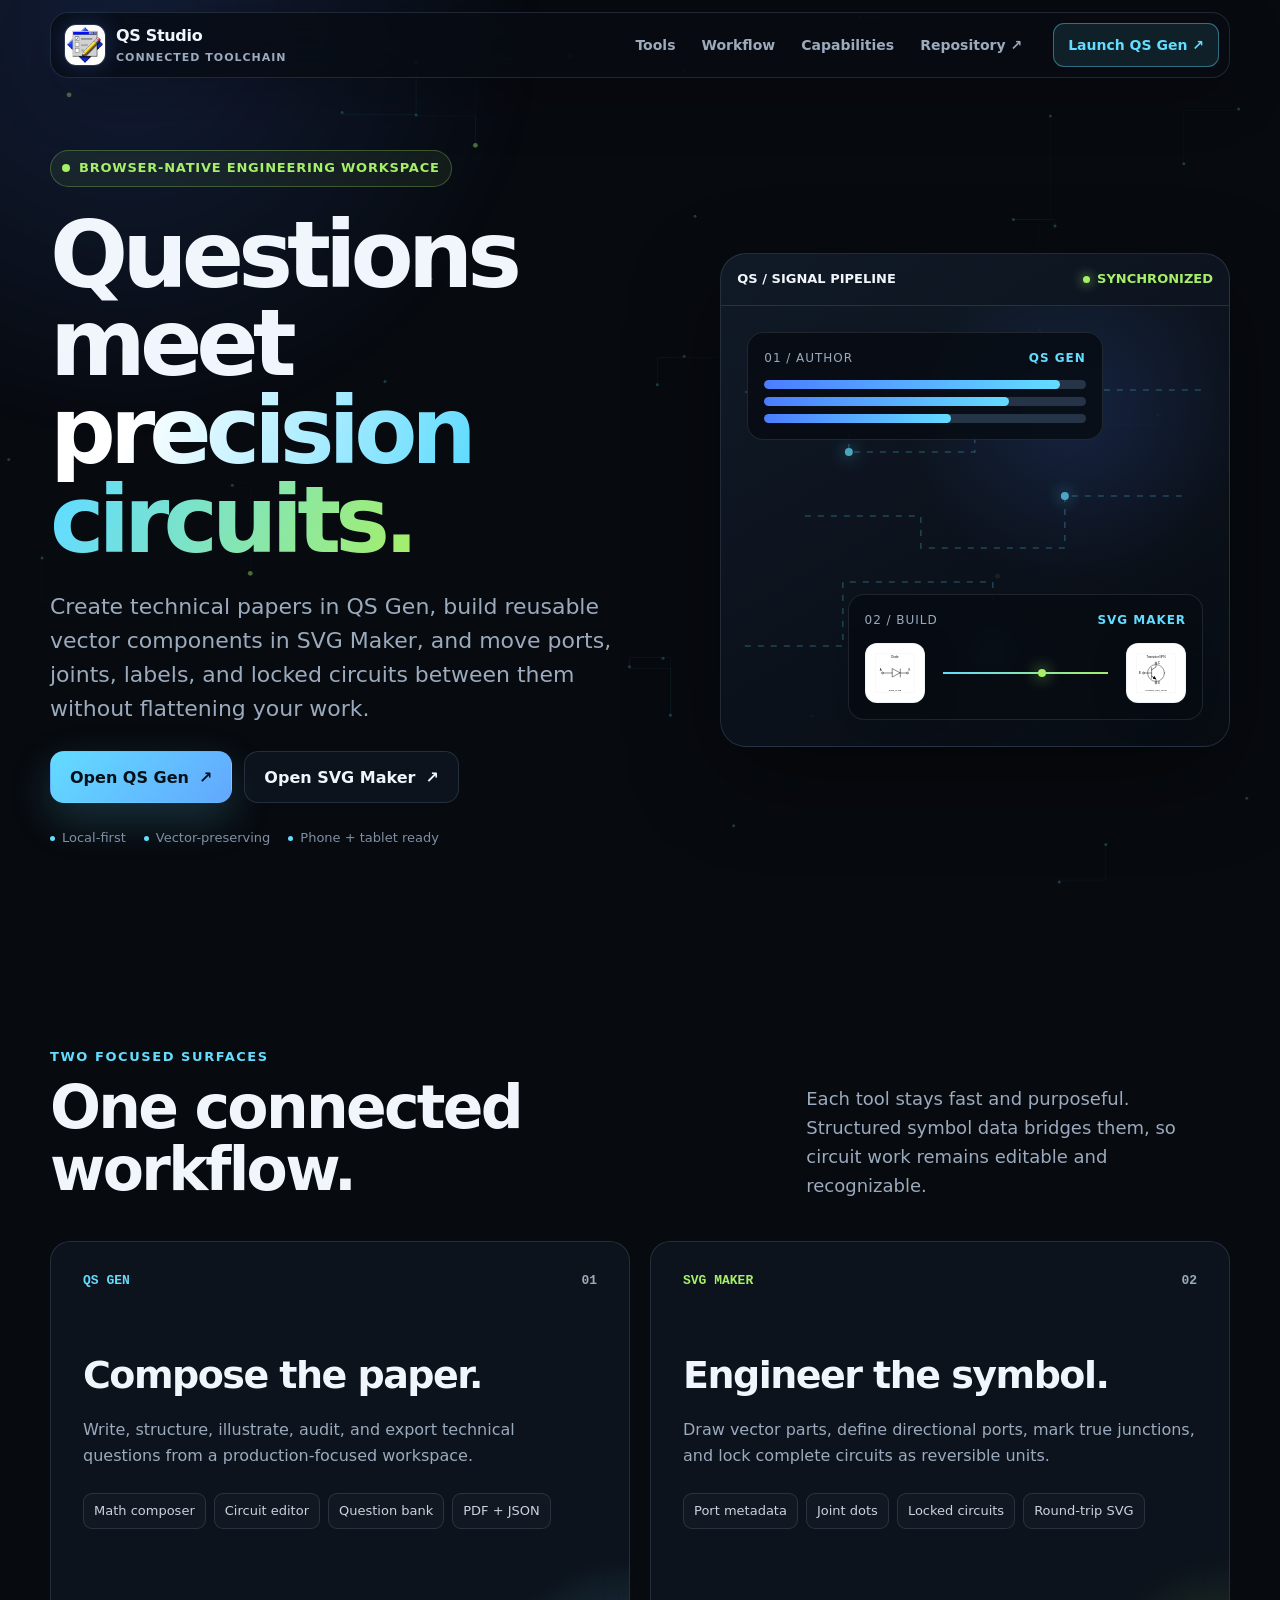
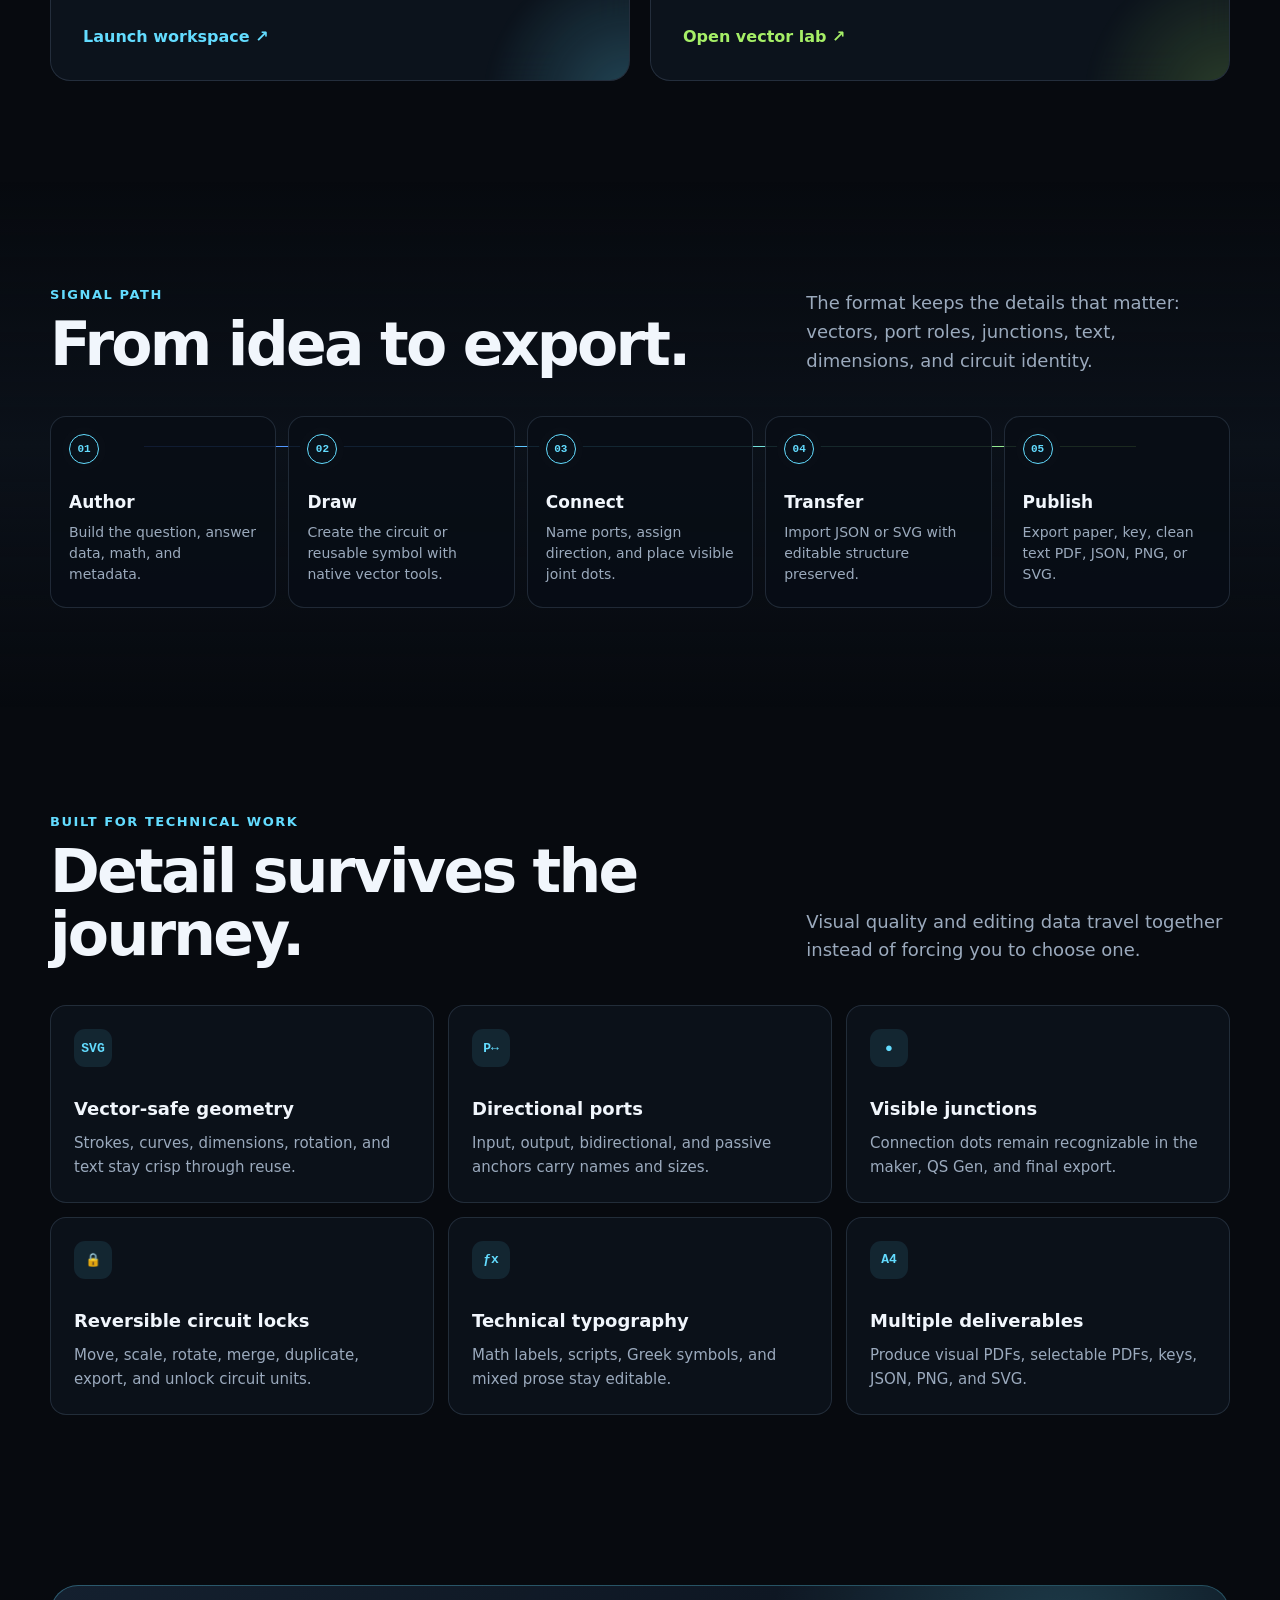
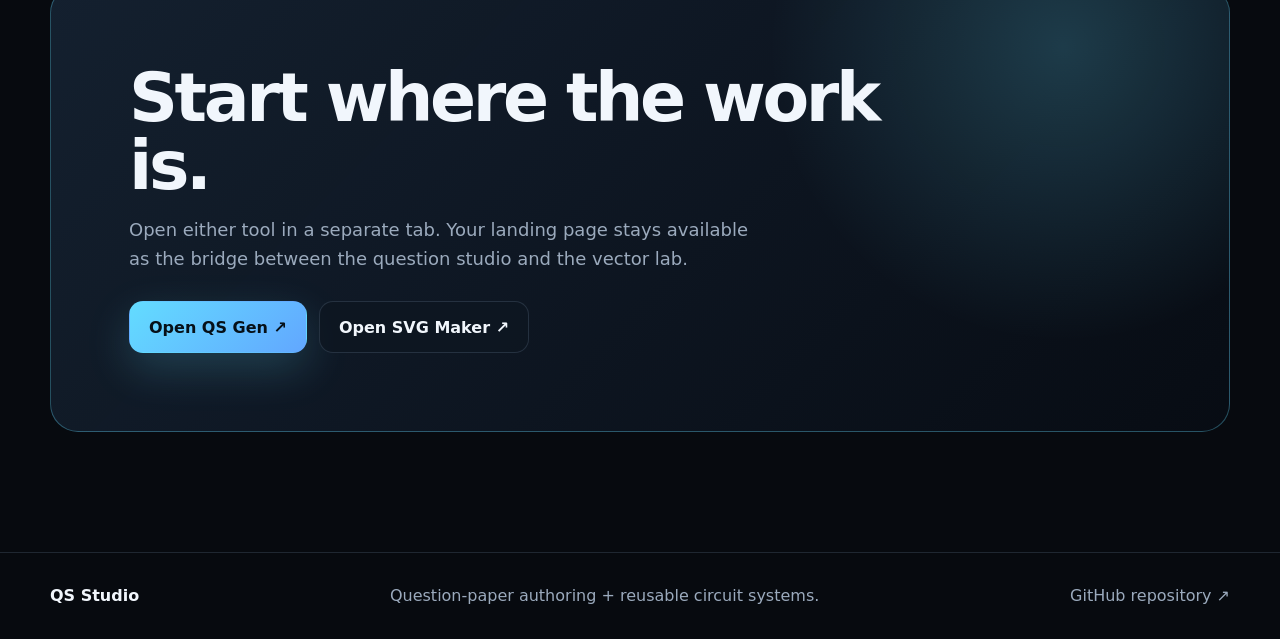
<file: index.html>
<!doctype html>
<html lang="en">
<head>
  <meta charset="utf-8">
  <meta name="viewport" content="width=device-width, initial-scale=1, viewport-fit=cover">
  <meta name="theme-color" content="#1b1a18">
  <meta name="mobile-web-app-capable" content="yes">
  <meta name="apple-mobile-web-app-capable" content="yes">
  <meta name="apple-mobile-web-app-status-bar-style" content="black-translucent">
  <meta name="apple-mobile-web-app-title" content="QS Studio">
  <title>QS Studio — Question Paper + SVG Circuit Tools</title>
  <link rel="icon" type="image/png" sizes="256x256" href="./assets/brand/favicon.png">
  <link rel="apple-touch-icon" sizes="180x180" href="./assets/brand/qs-studio-icon-256.png">
  <link rel="manifest" href="./manifest.webmanifest">
  <script>
    const target = new URL('./qs-gen-svg-maker-landing.html', window.location.href);
    target.search = window.location.search;
    target.hash = window.location.hash;
    window.location.replace(target.href);
  </script>
</head>
<body>
  <p><a href="./qs-gen-svg-maker-landing.html">Open the QS Studio tool hub</a></p>
</body>
</html>
</file>
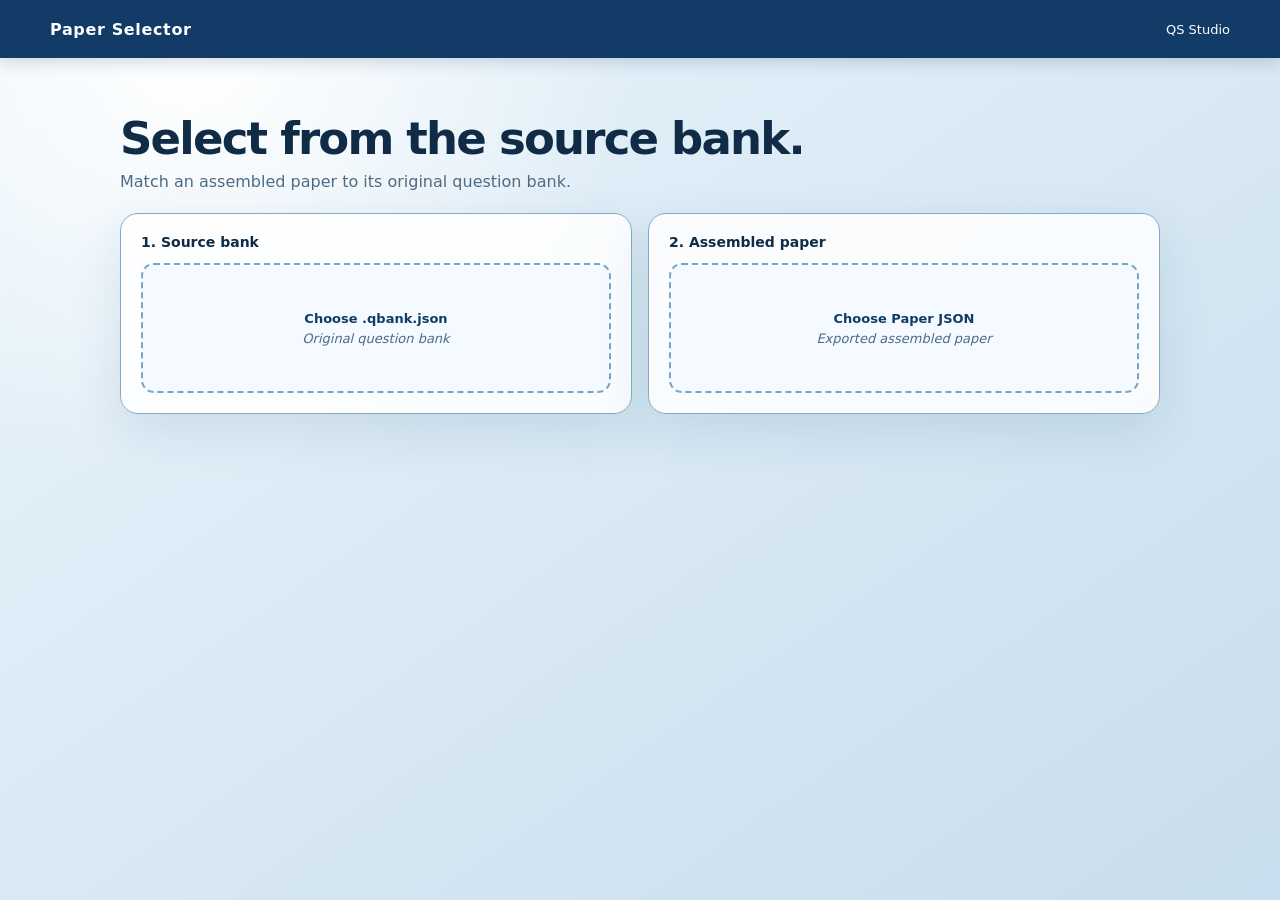
<file: paper_selector.html>
<!doctype html>
<html lang="en">
<head>
<meta charset="utf-8">
<meta name="viewport" content="width=device-width,initial-scale=1">
<title>QS Paper Selector</title>
<link rel="icon" type="image/png" href="assets/brand/favicon.png">
<style>
:root{font-family:Inter,ui-sans-serif,system-ui,-apple-system,"Segoe UI",sans-serif;color:#102b46;background:#dcebf7}
*{box-sizing:border-box}body{margin:0;min-height:100vh;background:radial-gradient(circle at 15% 5%,#fff 0,transparent 32%),linear-gradient(145deg,#eaf5fc,#c8dded)}
.top{height:58px;padding:0 clamp(18px,4vw,50px);display:flex;align-items:center;justify-content:space-between;background:#123b67;color:#fff;box-shadow:0 3px 16px #0a315333}.top strong{letter-spacing:.04em}.back{color:#fff;text-decoration:none;font-size:13px}
main{width:min(1040px,94vw);margin:clamp(28px,6vh,70px) auto}.hero{margin-bottom:22px}.hero h1{font-size:clamp(26px,5vw,45px);letter-spacing:-.04em;margin:0 0 7px}.hero p{margin:0;color:#4e6b84}
.grid{display:grid;grid-template-columns:1fr 1fr;gap:16px}.card{background:#ffffffd9;border:1px solid #87a9c4;border-radius:18px;padding:20px;box-shadow:0 18px 50px #174c7420;backdrop-filter:blur(12px)}
.card h2{font-size:14px;margin:0 0 13px}.drop{display:flex;min-height:130px;align-items:center;justify-content:center;text-align:center;border:2px dashed #7aa3c4;border-radius:13px;background:#f4faff;cursor:pointer;padding:18px;transition:.15s}.drop:hover,.drop.drag{border-color:#075d92;background:#e8f4fc}.drop input{display:none}.drop span{font-size:13px;color:#4e6b84}.drop b{display:block;color:#123b67;margin-bottom:5px}
.status{grid-column:1/-1;display:none}.status.show{display:block}.summary{display:flex;gap:12px;flex-wrap:wrap}.pill{background:#e6f2fa;border:1px solid #9abbd2;border-radius:999px;padding:7px 11px;font-size:12px}.bad{background:#fff0f0;border-color:#e1a0a0;color:#8b2828}
.actions{display:flex;gap:10px;flex-wrap:wrap;margin-top:17px}.btn{border:1px solid #174b7c;border-radius:8px;padding:10px 15px;background:#fff;color:#123b67;font-weight:750;cursor:pointer}.btn.primary{background:#075d92;color:#fff}.btn:disabled{opacity:.45;cursor:not-allowed}.error{margin-top:13px;color:#9b2828;font-size:12px;white-space:pre-wrap}.note{font-size:12px;color:#58748b;margin-top:12px;line-height:1.45}
@media(max-width:720px){.grid{grid-template-columns:1fr}.top{height:52px}}
</style>
</head>
<body>
<header class="top"><strong>Paper Selector</strong><a class="back" href="qs_studio.html">QS Studio</a></header>
<main>
  <div class="hero"><h1>Select from the source bank.</h1><p>Match an assembled paper to its original question bank.</p></div>
  <section class="grid">
    <div class="card"><h2>1. Source bank</h2><label class="drop" id="bankDrop"><input id="bankFile" type="file" accept=".json,.qbank.json"><span><b>Choose .qbank.json</b><i id="bankName">Original question bank</i></span></label></div>
    <div class="card"><h2>2. Assembled paper</h2><label class="drop" id="paperDrop"><input id="paperFile" type="file" accept=".json"><span><b>Choose Paper JSON</b><i id="paperName">Exported assembled paper</i></span></label></div>
    <div class="card status" id="resultCard">
      <div class="summary" id="summary"></div><div class="error" id="errors"></div>
      <div class="actions"><button class="btn primary" id="downloadBank" disabled>Selected .qbank</button><button class="btn" id="downloadPaper" disabled>Selected Paper JSON</button></div>
      <div class="note">Open the selected .qbank in QS Studio, then use Text PDF or cleantheam. The source files are never changed.</div>
    </div>
  </section>
</main>
<script>
let bank=null,paper=null,bankFileName='question-bank.qbank.json',selection=null;
const $=id=>document.getElementById(id);
function safeName(value,fallback){return (String(value||fallback).replace(/[^a-z0-9 _-]/gi,'').trim().replace(/\s+/g,'_').slice(0,70)||fallback)}
async function readJson(file){const data=JSON.parse(await file.text());if(!data||typeof data!=='object')throw new Error('Invalid JSON');return data}
function valuesFor(obj,fields){return fields.map(k=>String(obj?.[k]||'').trim()).filter(Boolean)}
function questionKeys(q){return new Set(valuesFor(q,['qid','id','question_id','bank_question_id','source_question_id','legacy_question_id','export_question_alias']).map(v=>v.toLowerCase()))}
function paperQuestions(data){if(Array.isArray(data?.questions))return data.questions;if(Array.isArray(data?.qs))return data.qs;throw new Error('Assembled paper has no questions array.')}
function matchSelection(){
  if(!bank||!paper)return;
  if(!Array.isArray(bank.qs))throw new Error('Source bank has no questions array.');
  const requested=paperQuestions(paper),lookup=new Map();
  bank.qs.forEach((q,index)=>questionKeys(q).forEach(key=>{if(!lookup.has(key))lookup.set(key,{q,index})}));
  const matched=[],missing=[],used=new Set();
  requested.forEach((pq,index)=>{
    const keys=valuesFor(pq,['bank_question_id','source_question_id','legacy_question_id','question_id','export_question_alias','qid','id']).map(v=>v.toLowerCase());
    const hit=keys.map(k=>lookup.get(k)).find(Boolean);
    if(!hit){missing.push(valuesFor(pq,['bank_question_id','source_question_id','question_id','qid'])[0]||`Question ${index+1}`);return}
    if(!used.has(hit.index)){matched.push(hit.q);used.add(hit.index)}
  });
  const selectedBank={...bank,_savedAt:new Date().toISOString(),_selection:{source_question_count:bank.qs.length,assembled_question_count:requested.length,selected_question_count:matched.length},qs:matched};
  const selectedPaper={...paper,total_questions:requested.length,questions:requested};
  selection={bank:selectedBank,paper:selectedPaper,matched:matched.length,requested:requested.length,missing};
  showResult();
}
function showResult(){
  const r=selection;$('resultCard').classList.add('show');
  $('summary').innerHTML=`<span class="pill">${r.matched} matched</span><span class="pill">${bank.qs.length} in bank</span>${r.missing.length?`<span class="pill bad">${r.missing.length} unmatched</span>`:''}`;
  $('errors').textContent=r.missing.length?'Unmatched: '+r.missing.join(', '):'';
  $('downloadBank').disabled=!r.matched||r.missing.length>0;$('downloadPaper').disabled=!r.matched||r.missing.length>0;
}
function downloadJson(data,name){const url=URL.createObjectURL(new Blob([JSON.stringify(data,null,2)],{type:'application/json'}));const a=document.createElement('a');a.href=url;a.download=name;a.click();setTimeout(()=>URL.revokeObjectURL(url),1000)}
async function receive(kind,file){
  try{const data=await readJson(file);if(kind==='bank'){bank=data;bankFileName=file.name;$('bankName').textContent=file.name}else{paper=data;$('paperName').textContent=file.name}matchSelection()}
  catch(err){$('resultCard').classList.add('show');$('errors').textContent=err.message;$('downloadBank').disabled=true;$('downloadPaper').disabled=true}
}
function bindPicker(kind,inputId,dropId){const input=$(inputId),drop=$(dropId);input.onchange=()=>input.files[0]&&receive(kind,input.files[0]);['dragenter','dragover'].forEach(e=>drop.addEventListener(e,ev=>{ev.preventDefault();drop.classList.add('drag')}));['dragleave','drop'].forEach(e=>drop.addEventListener(e,ev=>{ev.preventDefault();drop.classList.remove('drag')}));drop.addEventListener('drop',ev=>ev.dataTransfer.files[0]&&receive(kind,ev.dataTransfer.files[0]))}
bindPicker('bank','bankFile','bankDrop');bindPicker('paper','paperFile','paperDrop');
$('downloadBank').onclick=()=>downloadJson(selection.bank,safeName(selection.bank.examName||selection.bank.project_name,'selected')+'.selected.qbank.json');
$('downloadPaper').onclick=()=>downloadJson(selection.paper,safeName(selection.paper.exam_name||selection.paper.exam,'selected')+'.selected.paper.json');
</script>
</body>
</html>
</file>
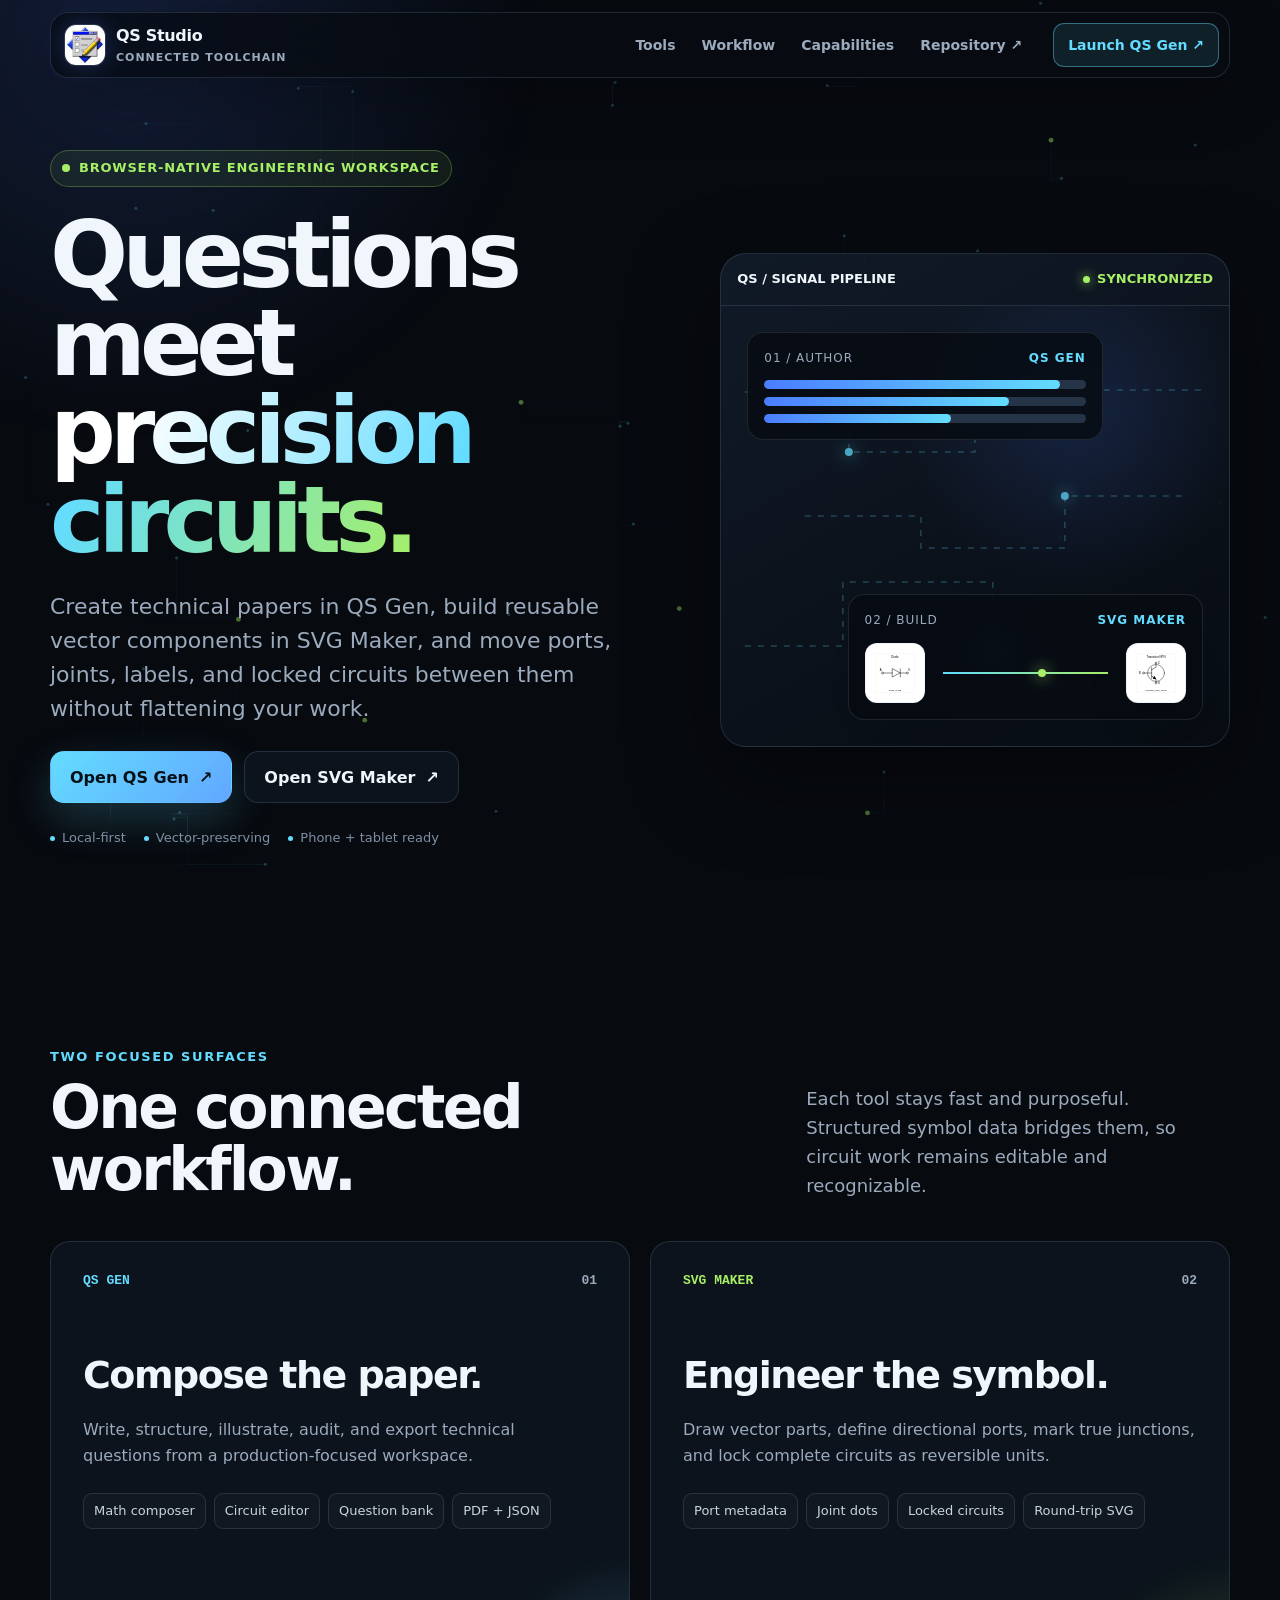
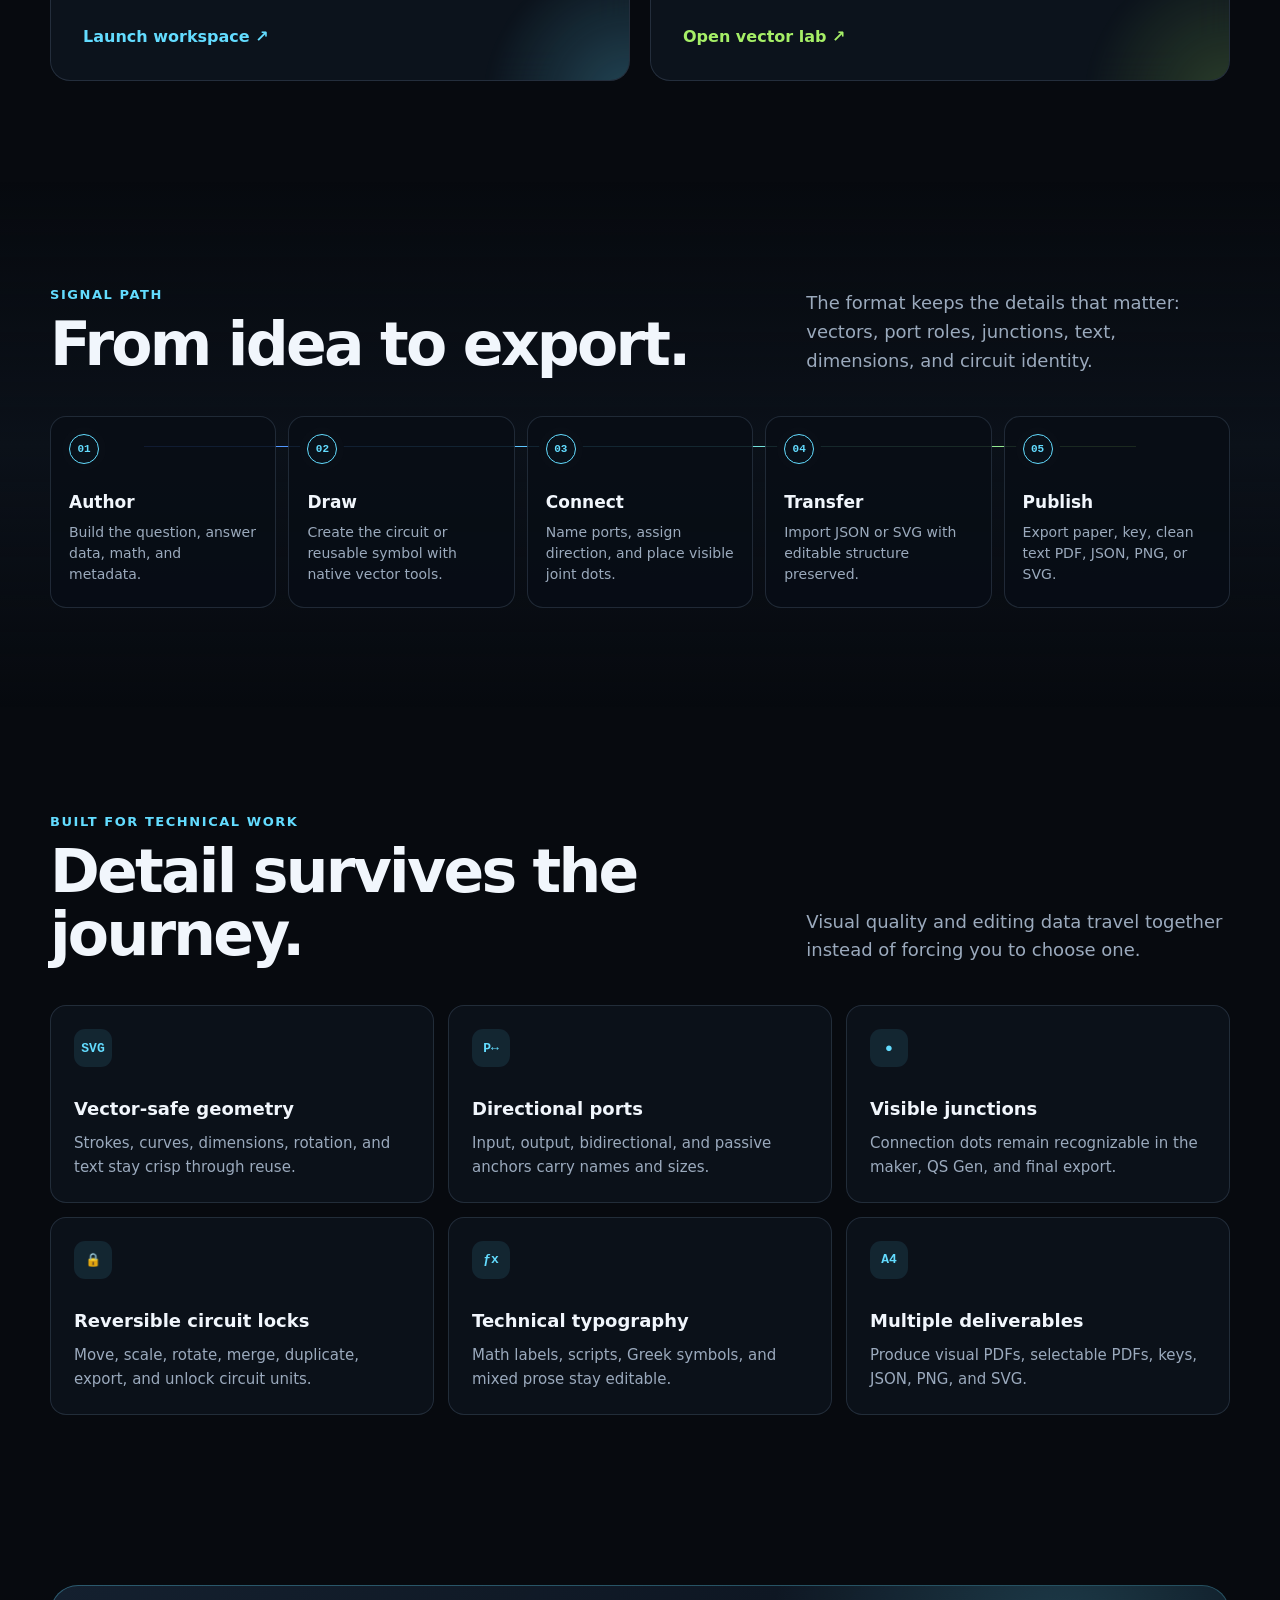
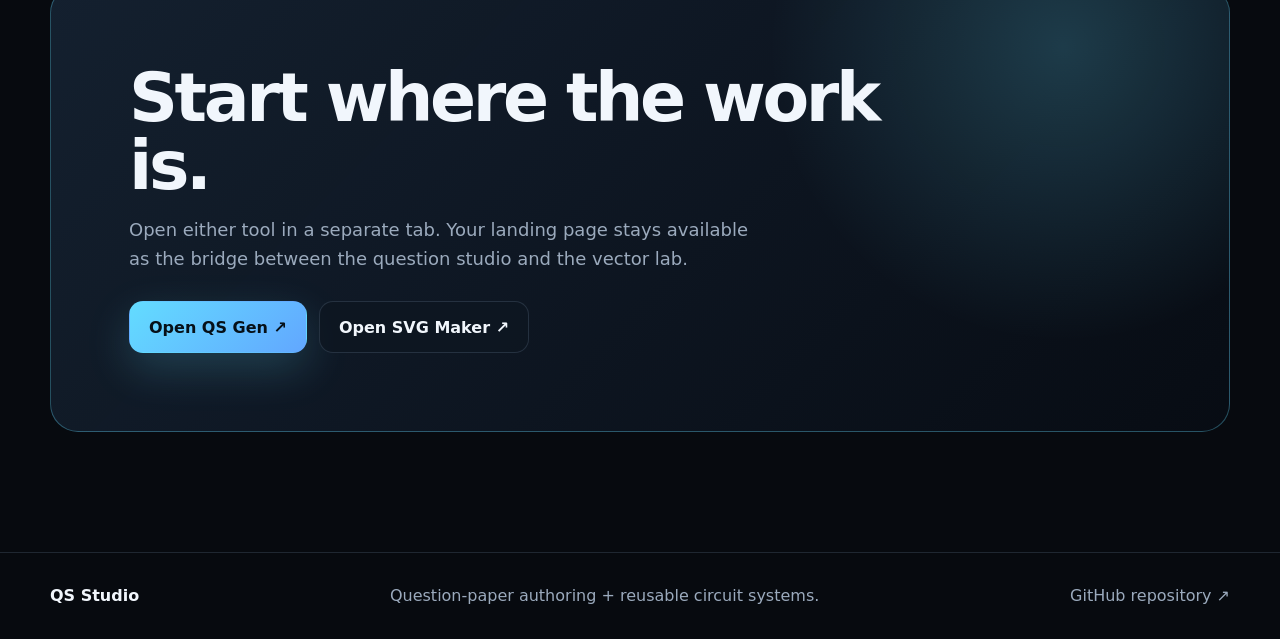
<file: qs-gen-svg-maker-landing.html>
<!doctype html>
<html lang="en">
<head>
  <meta charset="utf-8">
  <meta name="viewport" content="width=device-width,initial-scale=1,viewport-fit=cover">
  <meta name="theme-color" content="#070a0f">
  <title>QS Studio — Question Paper + SVG Circuit Tools</title>
  <meta name="description" content="A connected browser workspace for technical question papers, circuit figures, reusable SVG symbols, and precision exports.">
  <link rel="icon" href="assets/brand/favicon.png">
  <link rel="apple-touch-icon" href="assets/brand/qs-studio-icon-256.png">
  <style>
    :root{color-scheme:dark;--bg:#070a0f;--panel:rgba(15,22,33,.78);--line:rgba(157,183,219,.17);--line-hot:rgba(100,220,255,.55);--text:#f1f6fc;--muted:#9baabd;--cyan:#63dcff;--blue:#4b7dff;--lime:#a6ef67;--shadow:0 30px 90px rgba(0,0,0,.42);--radius:20px}
    *{box-sizing:border-box}html{scroll-behavior:smooth;background:var(--bg);scrollbar-color:#324256 #070a0f}body{margin:0;min-width:280px;background:var(--bg);color:var(--text);font:16px/1.6 Inter,ui-sans-serif,system-ui,-apple-system,BlinkMacSystemFont,"Segoe UI",sans-serif;overflow-x:hidden}a{color:inherit;text-decoration:none}button,a{-webkit-tap-highlight-color:transparent}img{display:block;max-width:100%}
    .skip{position:fixed;left:12px;top:-80px;z-index:100;padding:10px 14px;background:#fff;color:#05080c;border-radius:10px}.skip:focus{top:12px}#circuitField{position:fixed;inset:0;z-index:0;width:100%;height:100%;pointer-events:none;opacity:.58}.noise{position:fixed;inset:0;z-index:1;pointer-events:none;opacity:.24;background-image:linear-gradient(rgba(255,255,255,.018) 1px,transparent 1px),linear-gradient(90deg,rgba(255,255,255,.018) 1px,transparent 1px);background-size:32px 32px;mask-image:linear-gradient(to bottom,#000,transparent 86%)}.scroll-line{position:fixed;inset:0 auto auto 0;z-index:60;width:var(--scroll,0%);height:3px;background:linear-gradient(90deg,var(--blue),var(--cyan),var(--lime));box-shadow:0 0 18px var(--cyan)}.site-shell{position:relative;z-index:2;isolation:isolate}
    .nav-wrap{position:fixed;inset:max(12px,env(safe-area-inset-top)) 0 auto;z-index:50;padding:0 max(16px,env(safe-area-inset-right)) 0 max(16px,env(safe-area-inset-left));pointer-events:none}.nav{width:min(1180px,100%);min-height:66px;margin:auto;padding:9px 10px 9px 14px;display:flex;align-items:center;gap:20px;border:1px solid var(--line);border-radius:18px;background:rgba(8,12,18,.8);backdrop-filter:blur(22px) saturate(150%);box-shadow:0 18px 55px rgba(0,0,0,.25);pointer-events:auto}.brand{display:flex;align-items:center;gap:11px;font-weight:850;letter-spacing:-.02em;white-space:nowrap}.brand img{width:40px;height:40px;border-radius:11px;box-shadow:0 0 0 1px rgba(255,255,255,.12),0 0 24px rgba(75,125,255,.28)}.brand small{display:block;color:var(--muted);font-size:11px;font-weight:700;letter-spacing:.09em;text-transform:uppercase}.nav-links{display:flex;align-items:center;gap:4px;margin-left:auto}.nav-links a{padding:9px 11px;border-radius:10px;color:var(--muted);font-size:14px;font-weight:720}.nav-links a:hover,.nav-links a:focus-visible{background:rgba(99,220,255,.09);color:var(--text)}.nav-launch{display:inline-flex;align-items:center;gap:8px;padding:10px 14px;border:1px solid rgba(99,220,255,.42);border-radius:11px;background:rgba(99,220,255,.1);color:var(--cyan);font-weight:820;font-size:14px}.nav-launch:hover{background:var(--cyan);color:#061017}
    .hero{min-height:100svh;padding:150px 24px 94px;display:grid;place-items:center;position:relative}.hero::after{content:"";position:absolute;z-index:-1;width:68vw;height:68vw;max-width:920px;max-height:920px;left:-24vw;top:-32vw;border-radius:50%;background:radial-gradient(circle,rgba(75,125,255,.17),transparent 67%);filter:blur(10px)}.hero-grid{width:min(1180px,100%);display:grid;grid-template-columns:minmax(0,1.08fr) minmax(360px,.92fr);gap:72px;align-items:center}.hero-copy{display:grid;gap:25px}.kicker{width:max-content;max-width:100%;display:inline-flex;align-items:center;gap:9px;padding:7px 11px;border:1px solid rgba(166,239,103,.28);border-radius:999px;background:rgba(166,239,103,.07);color:var(--lime);font-size:13px;font-weight:800;letter-spacing:.06em;text-transform:uppercase}.pulse{width:8px;height:8px;border-radius:50%;background:var(--lime);box-shadow:0 0 0 0 rgba(166,239,103,.5);animation:pulse 2.2s infinite}h1{margin:0;font-size:clamp(48px,7.4vw,92px);line-height:.96;letter-spacing:-.065em;max-width:850px}.gradient{background:linear-gradient(110deg,#fff 12%,var(--cyan) 54%,var(--lime));-webkit-background-clip:text;background-clip:text;color:transparent}.hero-copy>p{max-width:720px;margin:0;color:var(--muted);font-size:clamp(18px,2vw,22px);line-height:1.55}.hero-actions{display:flex;gap:12px;flex-wrap:wrap}.btn{min-height:52px;padding:0 19px;display:inline-flex;align-items:center;justify-content:center;gap:10px;border:1px solid var(--line);border-radius:14px;background:rgba(255,255,255,.035);font-weight:840;transition:transform .2s ease,border-color .2s ease,background .2s ease,box-shadow .2s ease}.btn:hover{transform:translateY(-3px);border-color:var(--line-hot)}.btn.primary{background:linear-gradient(135deg,var(--cyan),#62a7ff);border-color:transparent;color:#061018;box-shadow:0 16px 44px rgba(99,220,255,.2)}.btn.secondary{background:rgba(14,22,34,.82)}.micro{display:flex;gap:18px;flex-wrap:wrap;color:#7f90a5;font-size:13px}.micro span{display:flex;align-items:center;gap:7px}.micro i{width:5px;height:5px;border-radius:50%;background:var(--cyan)}
    .system-card{position:relative;border:1px solid var(--line);border-radius:26px;background:linear-gradient(150deg,rgba(18,28,42,.9),rgba(8,13,20,.78));box-shadow:var(--shadow);overflow:hidden;transform:perspective(1000px) rotateY(-4deg) rotateX(2deg)}.system-card::before{content:"";position:absolute;inset:0;background:linear-gradient(115deg,transparent 34%,rgba(99,220,255,.08),transparent 66%);transform:translateX(-120%);animation:scan 6s ease-in-out infinite}.system-head{min-height:52px;padding:0 16px;display:flex;align-items:center;justify-content:space-between;border-bottom:1px solid var(--line);font-size:13px;color:var(--muted)}.system-head strong{color:var(--text)}.live{display:flex;align-items:center;gap:7px;color:var(--lime);font-weight:750}.live::before{content:"";width:7px;height:7px;border-radius:50%;background:var(--lime);box-shadow:0 0 12px var(--lime)}.system-stage{position:relative;min-height:440px;padding:26px;display:grid;align-content:space-between;overflow:hidden;background:radial-gradient(circle at 70% 25%,rgba(75,125,255,.15),transparent 35%)}.trace-svg{position:absolute;inset:0;width:100%;height:100%;opacity:.72}.trace-svg path{fill:none;stroke:rgba(99,220,255,.35);stroke-width:1.5;stroke-dasharray:6 7;animation:trace 8s linear infinite}.trace-svg circle{fill:var(--cyan);filter:drop-shadow(0 0 8px var(--cyan))}.tool-window{position:relative;z-index:2;width:78%;padding:16px;border:1px solid rgba(255,255,255,.1);border-radius:16px;background:rgba(8,13,20,.84);backdrop-filter:blur(12px)}.tool-window.second{margin-left:auto;margin-top:92px}.tool-tag{display:flex;justify-content:space-between;gap:12px;margin-bottom:12px;color:var(--muted);font-size:12px;text-transform:uppercase;letter-spacing:.08em}.tool-tag strong{color:var(--cyan)}.rows{display:grid;gap:8px}.row{height:9px;border-radius:10px;background:#263448;overflow:hidden}.row::after{content:"";display:block;height:100%;width:var(--w,72%);background:linear-gradient(90deg,var(--blue),var(--cyan));border-radius:inherit}.symbols{display:flex;align-items:center;gap:18px}.symbols img{width:60px;height:60px;padding:9px;object-fit:contain;border:1px solid var(--line);border-radius:12px;background:#fff;filter:drop-shadow(0 8px 16px rgba(0,0,0,.2))}.symbols .connector{flex:1;height:2px;background:linear-gradient(90deg,var(--cyan),var(--lime));position:relative}.symbols .connector::after{content:"";position:absolute;right:40%;top:50%;width:8px;height:8px;border-radius:50%;background:var(--lime);transform:translate(50%,-50%);box-shadow:0 0 15px var(--lime)}
    section{padding:100px 24px;position:relative}.wrap{width:min(1180px,100%);margin:auto}.section-head{display:grid;grid-template-columns:minmax(0,.75fr) minmax(280px,.45fr);gap:50px;align-items:end;margin-bottom:40px}.section-head .label{color:var(--cyan);font-size:13px;font-weight:850;text-transform:uppercase;letter-spacing:.12em}.section-head h2{margin:7px 0 0;font-size:clamp(34px,5vw,60px);line-height:1.04;letter-spacing:-.045em}.section-head p{margin:0;color:var(--muted);font-size:18px}.duo{display:grid;grid-template-columns:1fr 1fr;gap:20px}.product{position:relative;min-height:440px;padding:32px;border:1px solid var(--line);border-radius:var(--radius);background:var(--panel);backdrop-filter:blur(18px);overflow:hidden;transition:transform .28s ease,border-color .28s ease}.product:hover{transform:translateY(-6px);border-color:var(--line-hot)}.product::after{content:"";position:absolute;width:300px;height:300px;border-radius:50%;right:-150px;bottom:-170px;background:var(--glow);filter:blur(5px)}.product-index{display:flex;align-items:center;justify-content:space-between;color:var(--muted);font:800 13px/1 monospace}.product-index span{color:var(--accent)}.product h3{margin:58px 0 12px;font-size:38px;letter-spacing:-.04em}.product p{margin:0 0 24px;color:var(--muted);max-width:540px}.feature-list{display:flex;gap:8px;flex-wrap:wrap}.feature-list span{padding:7px 10px;border:1px solid var(--line);border-radius:9px;background:rgba(255,255,255,.025);font-size:13px;color:#c8d4e1}.product-link{position:absolute;left:32px;bottom:30px;color:var(--accent);font-weight:850}.qs{--accent:var(--cyan);--glow:radial-gradient(circle,rgba(99,220,255,.26),transparent 68%)}.svgmaker{--accent:var(--lime);--glow:radial-gradient(circle,rgba(166,239,103,.2),transparent 68%)}
    .path-section{background:linear-gradient(180deg,transparent,rgba(13,20,30,.7),transparent)}.path{position:relative;display:grid;grid-template-columns:repeat(5,1fr);gap:12px}.path::before{content:"";position:absolute;left:8%;right:8%;top:30px;height:1px;background:linear-gradient(90deg,var(--blue),var(--cyan),var(--lime))}.step{position:relative;padding:72px 18px 22px;border:1px solid var(--line);border-radius:16px;background:rgba(9,14,22,.88)}.step::before{content:attr(data-step);position:absolute;left:18px;top:17px;width:28px;height:28px;display:grid;place-items:center;border:1px solid var(--cyan);border-radius:50%;background:#09111a;color:var(--cyan);font:800 11px monospace;box-shadow:0 0 0 7px #090e16}.step h3{margin:0 0 6px;font-size:17px}.step p{margin:0;color:var(--muted);font-size:14px;line-height:1.5}.matrix{display:grid;grid-template-columns:repeat(3,1fr);gap:14px}.cap{min-height:190px;padding:23px;border:1px solid var(--line);border-radius:16px;background:rgba(13,20,30,.7)}.cap .cap-icon{width:38px;height:38px;display:grid;place-items:center;border-radius:11px;background:rgba(99,220,255,.1);color:var(--cyan);font:800 13px monospace}.cap h3{margin:28px 0 7px;font-size:18px}.cap p{margin:0;color:var(--muted);font-size:15px}.cta{padding-top:70px;padding-bottom:120px}.cta-box{position:relative;padding:clamp(34px,7vw,78px);border:1px solid rgba(99,220,255,.32);border-radius:28px;background:linear-gradient(135deg,rgba(21,34,50,.94),rgba(8,13,20,.92));overflow:hidden}.cta-box::after{content:"";position:absolute;right:-12%;top:-55%;width:52%;aspect-ratio:1;border-radius:50%;background:radial-gradient(circle,rgba(99,220,255,.2),transparent 68%)}.cta-box h2{position:relative;z-index:1;max-width:800px;margin:0 0 16px;font-size:clamp(36px,6vw,68px);line-height:1;letter-spacing:-.05em}.cta-box p{position:relative;z-index:1;max-width:640px;margin:0 0 28px;color:var(--muted);font-size:18px}.cta-box .hero-actions{position:relative;z-index:1}footer{padding:30px max(24px,env(safe-area-inset-right)) max(30px,env(safe-area-inset-bottom)) max(24px,env(safe-area-inset-left));border-top:1px solid var(--line);color:var(--muted)}.footer-inner{width:min(1180px,100%);margin:auto;display:flex;align-items:center;justify-content:space-between;gap:18px;flex-wrap:wrap}.footer-inner strong{color:var(--text)}.reveal{opacity:0;transform:translateY(24px);transition:opacity .72s ease,transform .72s cubic-bezier(.2,.7,.2,1)}.reveal.visible{opacity:1;transform:none}
    @keyframes pulse{70%{box-shadow:0 0 0 9px rgba(166,239,103,0)}100%{box-shadow:0 0 0 0 rgba(166,239,103,0)}}@keyframes scan{0%,15%{transform:translateX(-120%)}65%,100%{transform:translateX(120%)}}@keyframes trace{to{stroke-dashoffset:-130}}
    @media(max-width:980px){.nav-links{display:none}.hero-grid,.section-head{grid-template-columns:1fr}.hero-grid{gap:54px}.system-card{width:min(620px,100%);margin:auto;transform:none}.path{grid-template-columns:1fr 1fr}.path::before{display:none}.duo{grid-template-columns:1fr}.matrix{grid-template-columns:1fr 1fr}}
    @media(max-width:620px){.nav{min-height:58px}.brand small{display:none}.brand span>span{font-size:14px}.nav-launch{padding:9px 11px;font-size:13px}.hero{padding:122px 18px 74px}.hero-grid{gap:40px}h1{font-size:clamp(42px,14vw,62px)}.hero-actions{display:grid;grid-template-columns:1fr}.btn{width:100%}.micro{gap:10px 15px}.system-stage{min-height:370px;padding:18px}.tool-window{width:88%}.tool-window.second{margin-top:72px}.symbols img{width:48px;height:48px}section{padding:76px 18px}.section-head{gap:18px}.section-head p{font-size:16px}.product{min-height:430px;padding:24px}.product h3{font-size:32px}.product-link{left:24px}.path,.matrix{grid-template-columns:1fr}.step{padding-top:62px}.cta{padding-bottom:80px}.cta-box{border-radius:20px}}
    @media(prefers-reduced-motion:reduce){html{scroll-behavior:auto}.pulse,.system-card::before,.trace-svg path{animation:none}.reveal{opacity:1;transform:none;transition:none}.btn,.product{transition:none}}
  </style>
</head>
<body>
  <a class="skip" href="#main">Skip to main content</a><canvas id="circuitField" aria-hidden="true"></canvas><div class="noise" aria-hidden="true"></div><div class="scroll-line" aria-hidden="true"></div>
  <div class="site-shell"><div class="nav-wrap"><nav class="nav" aria-label="Main navigation"><a class="brand" href="#top"><img src="assets/brand/qs-studio-icon-128.png" alt=""><span><span>QS Studio</span><small>Connected toolchain</small></span></a><div class="nav-links"><a href="#tools">Tools</a><a href="#workflow">Workflow</a><a href="#capabilities">Capabilities</a><a href="https://github.com/suvsha1029-debug/qs-studio" target="_blank" rel="noopener noreferrer">Repository ↗</a></div><a class="nav-launch" href="qs_studio.html" target="_blank" rel="noopener noreferrer">Launch QS Gen ↗</a></nav></div>
    <main id="main">
      <header class="hero" id="top"><div class="hero-grid"><div class="hero-copy reveal"><span class="kicker"><i class="pulse"></i> Browser-native engineering workspace</span><h1>Questions meet <span class="gradient">precision circuits.</span></h1><p>Create technical papers in QS Gen, build reusable vector components in SVG Maker, and move ports, joints, labels, and locked circuits between them without flattening your work.</p><div class="hero-actions"><a class="btn primary" href="qs_studio.html" target="_blank" rel="noopener noreferrer">Open QS Gen <span aria-hidden="true">↗</span></a><a class="btn secondary" href="svg_symbol_maker.html" target="_blank" rel="noopener noreferrer">Open SVG Maker <span aria-hidden="true">↗</span></a></div><div class="micro"><span><i></i>Local-first</span><span><i></i>Vector-preserving</span><span><i></i>Phone + tablet ready</span></div></div>
        <div class="system-card reveal" aria-label="QS Studio connected workflow preview"><div class="system-head"><strong>QS / SIGNAL PIPELINE</strong><span class="live">SYNCHRONIZED</span></div><div class="system-stage"><svg class="trace-svg" viewBox="0 0 500 440" aria-hidden="true"><path d="M20 86H124V146H250V84H478M20 340H118V276H268V348H478M80 210H196V242H340V190H460"/><circle cx="124" cy="146" r="4"/><circle cx="268" cy="348" r="4"/><circle cx="340" cy="190" r="4"/></svg><div class="tool-window"><div class="tool-tag"><span>01 / Author</span><strong>QS Gen</strong></div><div class="rows"><span class="row" style="--w:92%"></span><span class="row" style="--w:76%"></span><span class="row" style="--w:58%"></span></div></div><div class="tool-window second"><div class="tool-tag"><span>02 / Build</span><strong>SVG Maker</strong></div><div class="symbols"><img src="assets/symbols/Diode_07(1).svg" alt="Diode symbol"><span class="connector"></span><img src="assets/symbols/Transistor_NPN_18.svg" alt="Transistor symbol"></div></div></div></div></div></header>
      <section id="tools"><div class="wrap"><div class="section-head reveal"><div><span class="label">Two focused surfaces</span><h2>One connected workflow.</h2></div><p>Each tool stays fast and purposeful. Structured symbol data bridges them, so circuit work remains editable and recognizable.</p></div><div class="duo"><article class="product qs reveal"><div class="product-index"><span>QS GEN</span><b>01</b></div><h3>Compose the paper.</h3><p>Write, structure, illustrate, audit, and export technical questions from a production-focused workspace.</p><div class="feature-list"><span>Math composer</span><span>Circuit editor</span><span>Question bank</span><span>PDF + JSON</span></div><a class="product-link" href="qs_studio.html" target="_blank" rel="noopener noreferrer">Launch workspace ↗</a></article><article class="product svgmaker reveal"><div class="product-index"><span>SVG MAKER</span><b>02</b></div><h3>Engineer the symbol.</h3><p>Draw vector parts, define directional ports, mark true junctions, and lock complete circuits as reversible units.</p><div class="feature-list"><span>Port metadata</span><span>Joint dots</span><span>Locked circuits</span><span>Round-trip SVG</span></div><a class="product-link" href="svg_symbol_maker.html" target="_blank" rel="noopener noreferrer">Open vector lab ↗</a></article></div></div></section>
      <section class="path-section" id="workflow"><div class="wrap"><div class="section-head reveal"><div><span class="label">Signal path</span><h2>From idea to export.</h2></div><p>The format keeps the details that matter: vectors, port roles, junctions, text, dimensions, and circuit identity.</p></div><div class="path reveal"><article class="step" data-step="01"><h3>Author</h3><p>Build the question, answer data, math, and metadata.</p></article><article class="step" data-step="02"><h3>Draw</h3><p>Create the circuit or reusable symbol with native vector tools.</p></article><article class="step" data-step="03"><h3>Connect</h3><p>Name ports, assign direction, and place visible joint dots.</p></article><article class="step" data-step="04"><h3>Transfer</h3><p>Import JSON or SVG with editable structure preserved.</p></article><article class="step" data-step="05"><h3>Publish</h3><p>Export paper, key, clean text PDF, JSON, PNG, or SVG.</p></article></div></div></section>
      <section id="capabilities"><div class="wrap"><div class="section-head reveal"><div><span class="label">Built for technical work</span><h2>Detail survives the journey.</h2></div><p>Visual quality and editing data travel together instead of forcing you to choose one.</p></div><div class="matrix"><article class="cap reveal"><span class="cap-icon">SVG</span><h3>Vector-safe geometry</h3><p>Strokes, curves, dimensions, rotation, and text stay crisp through reuse.</p></article><article class="cap reveal"><span class="cap-icon">P↔</span><h3>Directional ports</h3><p>Input, output, bidirectional, and passive anchors carry names and sizes.</p></article><article class="cap reveal"><span class="cap-icon">●</span><h3>Visible junctions</h3><p>Connection dots remain recognizable in the maker, QS Gen, and final export.</p></article><article class="cap reveal"><span class="cap-icon">🔒</span><h3>Reversible circuit locks</h3><p>Move, scale, rotate, merge, duplicate, export, and unlock circuit units.</p></article><article class="cap reveal"><span class="cap-icon">ƒx</span><h3>Technical typography</h3><p>Math labels, scripts, Greek symbols, and mixed prose stay editable.</p></article><article class="cap reveal"><span class="cap-icon">A4</span><h3>Multiple deliverables</h3><p>Produce visual PDFs, selectable PDFs, keys, JSON, PNG, and SVG.</p></article></div></div></section>
      <section class="cta"><div class="wrap"><div class="cta-box reveal"><h2>Start where the work is.</h2><p>Open either tool in a separate tab. Your landing page stays available as the bridge between the question studio and the vector lab.</p><div class="hero-actions"><a class="btn primary" href="qs_studio.html" target="_blank" rel="noopener noreferrer">Open QS Gen ↗</a><a class="btn secondary" href="svg_symbol_maker.html" target="_blank" rel="noopener noreferrer">Open SVG Maker ↗</a></div></div></div></section>
    </main><footer><div class="footer-inner"><strong>QS Studio</strong><span>Question-paper authoring + reusable circuit systems.</span><a href="https://github.com/suvsha1029-debug/qs-studio" target="_blank" rel="noopener noreferrer">GitHub repository ↗</a></div></footer>
  </div>
  <script>
    const reduceMotion=window.matchMedia('(prefers-reduced-motion: reduce)').matches;
    const revealObserver=new IntersectionObserver(entries=>entries.forEach(entry=>{if(entry.isIntersecting){entry.target.classList.add('visible');revealObserver.unobserve(entry.target);}}),{threshold:.12});document.querySelectorAll('.reveal').forEach(node=>revealObserver.observe(node));
    const root=document.documentElement;function syncScroll(){const max=Math.max(1,root.scrollHeight-innerHeight),ratio=Math.min(1,scrollY/max);root.style.setProperty('--scroll',`${ratio*100}%`);}addEventListener('scroll',syncScroll,{passive:true});syncScroll();
    const canvas=document.getElementById('circuitField'),ctx=canvas.getContext('2d');let width=0,height=0,dpr=1,nodes=[],mouse={x:-1000,y:-1000},scrollPhase=0,animationFrame=0;
    function resizeField(){cancelAnimationFrame(animationFrame);dpr=Math.min(2,devicePixelRatio||1);width=innerWidth;height=innerHeight;canvas.width=Math.round(width*dpr);canvas.height=Math.round(height*dpr);canvas.style.width=width+'px';canvas.style.height=height+'px';ctx.setTransform(dpr,0,0,dpr,0,0);const count=width<640?26:48;nodes=Array.from({length:count},(_,i)=>({x:Math.random()*width,y:Math.random()*height,vx:(Math.random()-.5)*.16,vy:(Math.random()-.5)*.12,hot:i%9===0}));drawField();}
    function drawField(){ctx.clearRect(0,0,width,height);scrollPhase=scrollY*.025;for(let i=0;i<nodes.length;i++){const a=nodes[i];if(!reduceMotion){a.x+=a.vx;a.y+=a.vy;if(a.x<-30)a.x=width+30;if(a.x>width+30)a.x=-30;if(a.y<-30)a.y=height+30;if(a.y>height+30)a.y=-30;}for(let j=i+1;j<nodes.length;j++){const b=nodes[j],dx=b.x-a.x,dy=b.y-a.y,dist=Math.hypot(dx,dy);if(dist<145){const alpha=(1-dist/145)*.18;ctx.strokeStyle=`rgba(99,220,255,${alpha})`;ctx.lineWidth=.8;ctx.beginPath();ctx.moveTo(a.x,a.y+Math.sin(scrollPhase+i)*2);ctx.lineTo(b.x,a.y+Math.sin(scrollPhase+i)*2);ctx.lineTo(b.x,b.y);ctx.stroke();}}const pointer=Math.hypot(mouse.x-a.x,mouse.y-a.y),active=pointer<120||a.hot;ctx.fillStyle=active?'rgba(166,239,103,.75)':'rgba(99,220,255,.42)';ctx.beginPath();ctx.arc(a.x,a.y,active?2.4:1.5,0,Math.PI*2);ctx.fill();}if(!reduceMotion)animationFrame=requestAnimationFrame(drawField);}addEventListener('resize',resizeField,{passive:true});addEventListener('pointermove',event=>{mouse.x=event.clientX;mouse.y=event.clientY},{passive:true});addEventListener('scroll',()=>{scrollPhase=scrollY*.025},{passive:true});resizeField();
  </script>
</body>
</html>
</file>
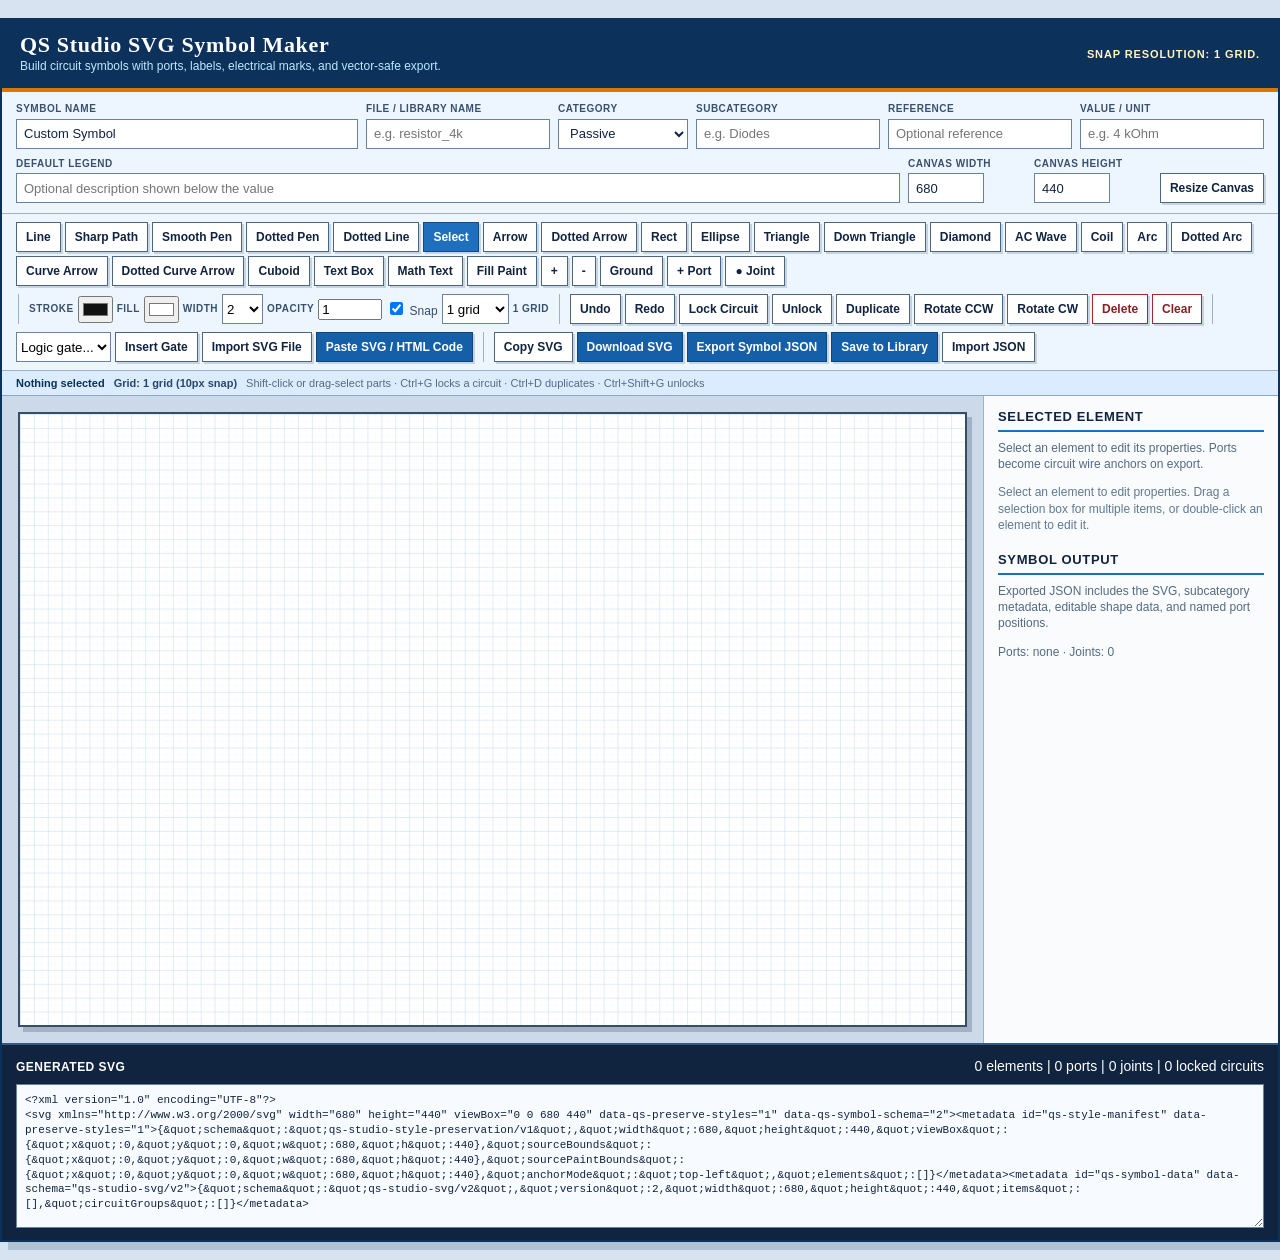
<file: svg_symbol_maker.html>
<!doctype html>
<html lang="en">
<head>
<meta charset="utf-8">
<meta name="viewport" content="width=device-width,initial-scale=1,viewport-fit=cover">
<title>QS Studio SVG Symbol Maker</title>
<link rel="stylesheet" href="assets/vendor/katex/katex.min.css?v=katex1">
<script src="assets/vendor/katex/katex.min.js?v=katex1"></script>
<style>
:root{--ink:#10233f;--navy:#0c315b;--blue:#1e6fbe;--sky:#e9f3ff;--paper:#f7f4ed;--panel:#fffdf8;--line:#9db2c8;--muted:#5b6e82;--danger:#a9272c;--accent:#d97706}
*{box-sizing:border-box}body{margin:0;background:#d7e3f0;color:var(--ink);font:14px/1.35 Georgia,"Times New Roman",serif}.maker{max-width:1500px;margin:18px auto;border:2px solid var(--navy);background:var(--paper);box-shadow:8px 8px 0 rgba(12,49,91,.18)}
.masthead{display:flex;justify-content:space-between;gap:18px;align-items:center;padding:14px 18px;background:var(--navy);color:#fff;border-bottom:4px solid var(--accent)}.masthead h1{margin:0;font:700 22px/1 Georgia,serif;letter-spacing:.03em}.masthead p{margin:3px 0 0;color:#bde9ff;font:12px/1.25 Arial,sans-serif}.status{font:700 11px/1 Arial,sans-serif;color:#fff4c2;text-transform:uppercase;letter-spacing:.08em}
.metadata,.toolbar,.properties{display:flex;gap:8px;align-items:end;flex-wrap:wrap;padding:10px 14px;background:#edf5ff;border-bottom:1px solid var(--line);font-family:Arial,sans-serif}.field{display:flex;flex-direction:column;gap:3px;min-width:118px}.field label,.toolbar-label{font-size:10px;font-weight:800;letter-spacing:.05em;color:#38516d;text-transform:uppercase}.field input,.field select,.properties input,.properties select,.properties textarea{border:1px solid #6683a1;background:#fff;color:#10233f;min-height:30px;padding:5px 7px;font:13px Arial,sans-serif;border-radius:0}.field input[type=number]{width:76px}.field input[type=color],.toolbar input[type=color],.properties input[type=color]{width:35px;padding:2px}.field-grow{flex:1;min-width:190px}
button{appearance:none;border:1px solid #4b6680;background:#fff;color:#10233f;min-height:30px;padding:5px 9px;cursor:pointer;font:700 12px Arial,sans-serif;border-radius:0;box-shadow:2px 2px 0 rgba(16,35,63,.16)}button:hover{background:#e4f0fc}button:active{transform:translate(1px,1px);box-shadow:none}button.active{background:#1e6fbe;color:#fff;border-color:#124b86}.primary{background:#155fa8;color:#fff;border-color:#0d477f}.danger{color:#8c1f24;border-color:#a9272c}.sep{width:1px;height:30px;background:#9db2c8;margin:0 2px}.toolbar{align-items:center;padding:8px 14px}.toolbar-group{display:flex;gap:4px;align-items:center;flex-wrap:wrap}.toolbar select{height:30px;border:1px solid #6683a1;background:#fff}.toolbar input[type=range]{width:82px}.toolbar small{font:11px Arial,sans-serif;color:var(--muted)}
.workspace{display:grid;grid-template-columns:minmax(0,1fr) 294px;min-height:570px}.stage{position:relative;padding:16px;background:#cbd9e8;border-right:1px solid var(--line);overflow:auto}.canvas-shell{position:relative;min-width:680px;background:#fff;border:2px solid #344e68;box-shadow:5px 5px 0 rgba(16,35,63,.22)}#svgCanvas{display:block;width:100%;height:auto;min-height:440px;touch-action:none;background:#fff;cursor:crosshair}.side{background:#f9fbfd;padding:14px;font-family:Arial,sans-serif}.side h2{font:700 13px/1 Arial,sans-serif;text-transform:uppercase;letter-spacing:.05em;margin:0 0 8px;padding-bottom:7px;border-bottom:2px solid #1e6fbe}.side p{margin:0 0 12px;color:#536b82;font-size:12px}.prop-row{display:flex;gap:7px;align-items:center;margin:8px 0}.prop-row label{font-size:11px;font-weight:700;color:#3b526a;min-width:64px}.prop-row input,.prop-row select{flex:1;width:100%}.prop-row textarea{width:100%;min-height:72px;resize:vertical}.prop-check{font-size:12px;color:#344e68}.output{border-top:2px solid #315b85;background:#10233f;padding:12px 14px;font-family:Arial,sans-serif}.output-head{display:flex;justify-content:space-between;gap:8px;align-items:center;color:#fff;margin-bottom:8px}.output-head strong{font-size:12px;letter-spacing:.04em;text-transform:uppercase}.output textarea{display:block;width:100%;height:144px;resize:vertical;border:1px solid #6683a1;background:#f7fbff;color:#10233f;padding:8px;font:11px/1.35 Consolas,"Courier New",monospace}
.text-entry{position:absolute;display:none;z-index:10;width:390px;max-width:calc(100% - 12px);padding:10px;background:#10233f;border:2px solid #d97706;box-shadow:4px 4px 0 rgba(16,35,63,.35);font-family:Arial,sans-serif}.text-entry textarea,.text-entry select{width:100%;border:1px solid #fff;padding:5px;font:13px Arial,sans-serif}.text-entry textarea{min-height:86px;resize:vertical}.text-entry .entry-toolbar,.text-entry .entry-actions{display:flex;gap:5px;flex-wrap:wrap;margin-top:6px}.text-entry .entry-toolbar button{min-width:32px}.text-entry .entry-meta{display:grid;grid-template-columns:1fr 1fr 1fr;gap:6px;margin-top:6px}.text-entry .entry-label{font-size:10px;font-weight:700;letter-spacing:.05em;text-transform:uppercase;color:#d7e7ff}.text-entry button{min-height:26px;padding:3px 7px}.math-preview{display:none;margin-top:7px;padding:7px;background:#f8fbff;border:1px solid #bdd3ed;color:#10233f;min-height:34px;overflow:auto}.math-preview.on{display:block}.math-preview .katex{font-size:1.1em}.selection-box{fill:none;stroke:#d97706;stroke-width:1.5;stroke-dasharray:5 3;pointer-events:none}.selection-group-box{fill:rgba(30,111,190,.05);stroke:#155fa8;stroke-width:2;stroke-dasharray:7 4;pointer-events:none}.selection-group-box.locked{fill:rgba(21,95,168,.09);stroke:#0c315b;stroke-width:2.5;stroke-dasharray:none}.group-tools{position:absolute;display:none;z-index:9;gap:4px;align-items:center;padding:5px;background:#10233f;border:2px solid #d97706;box-shadow:4px 4px 0 rgba(16,35,63,.25);font-family:Arial,sans-serif;white-space:nowrap}.group-tools.on{display:flex}.group-tools button{min-height:24px;padding:3px 7px;font-size:11px;box-shadow:none}.group-tools .group-close{min-width:24px;color:#a9272c}.handle{fill:#1e6fbe;stroke:#fff;stroke-width:1.5;cursor:crosshair}.handle.group-handle{fill:#0c315b;cursor:nwse-resize}.workflow-strip{display:flex;align-items:center;gap:9px;flex-wrap:wrap;padding:6px 14px;background:#dcecff;border-bottom:1px solid #8aa8c5;font:700 11px Arial,sans-serif;color:#294866}.workflow-strip strong{color:#0c315b}.workflow-strip .hint{font-weight:400;color:#536b82}.port-label{font:700 11px Arial,sans-serif;fill:#10233f;paint-order:stroke;stroke:#fff;stroke-width:3px;stroke-linejoin:round}.port-direction{font:800 8px Arial,sans-serif;fill:#1e6fbe;paint-order:stroke;stroke:#fff;stroke-width:2px}.joint-dot{fill:#111;stroke:#fff;stroke-width:.8;vector-effect:non-scaling-stroke}.properties:focus-within{outline:2px solid rgba(30,111,190,.15);outline-offset:4px}.hidden{display:none!important}#svgCanvas[data-tool]:not([data-tool="select"]) [data-id]{cursor:inherit!important}
.code-dialog{width:min(780px,calc(100vw - 24px));max-height:min(760px,calc(100vh - 24px));padding:0;border:2px solid var(--navy);background:#f7fbff;color:var(--ink);box-shadow:10px 10px 0 rgba(12,49,91,.28);font-family:Arial,sans-serif}.code-dialog::backdrop{background:rgba(5,23,43,.72);backdrop-filter:blur(3px)}.code-dialog-head{display:flex;align-items:flex-start;justify-content:space-between;gap:16px;padding:14px 16px;background:var(--navy);color:#fff;border-bottom:4px solid var(--accent)}.code-dialog-head h2{margin:0;font:700 18px/1.2 Georgia,serif}.code-dialog-head p{margin:4px 0 0;color:#c8e8ff;font-size:11px}.code-dialog-body{padding:14px 16px}.code-dialog textarea{display:block;width:100%;height:min(390px,48vh);resize:vertical;border:1px solid #6683a1;background:#fff;color:#10233f;padding:10px;font:12px/1.45 Consolas,"Courier New",monospace}.code-dialog-note{margin:8px 0;color:#536b82;font-size:11px}.code-dialog-option{display:flex;align-items:flex-start;gap:8px;margin:10px 0;color:#294866;font-size:12px}.code-dialog-option input{margin-top:2px}.code-dialog-actions{display:flex;justify-content:flex-end;gap:8px;margin-top:12px}.code-error{min-height:18px;margin:7px 0 0;color:#a9272c;font-size:11px;font-weight:700}
@media(max-width:900px){.workspace{grid-template-columns:1fr}.stage{border-right:0;border-bottom:1px solid var(--line)}.side{min-height:220px}.masthead{align-items:flex-start;flex-direction:column}.maker{margin:0;border-width:0;box-shadow:none}.metadata,.toolbar{padding:9px}.field-grow{min-width:150px}}
</style>
</head>
<body>
<main class="maker">
  <header class="masthead">
    <div><h1>QS Studio SVG Symbol Maker</h1><p>Build circuit symbols with ports, labels, electrical marks, and vector-safe export.</p></div>
    <span id="status" class="status">New symbol draft</span>
  </header>

  <section class="metadata">
    <div class="field field-grow"><label for="symbolName">Symbol name</label><input id="symbolName" value="Custom Symbol" maxlength="80"></div>
    <div class="field"><label for="symbolFileName">File / library name</label><input id="symbolFileName" placeholder="e.g. resistor_4k" maxlength="80"></div>
    <div class="field"><label for="symbolCategory">Category</label><select id="symbolCategory"><option>Passive</option><option>Semiconductors</option><option>Sources</option><option>Switches</option><option>Logic</option><option>Measurement</option><option>Custom</option></select></div>
    <div class="field"><label for="symbolSubcategory">Subcategory</label><input id="symbolSubcategory" placeholder="e.g. Diodes" maxlength="80"></div>
    <div class="field"><label for="componentReference">Reference</label><input id="componentReference" placeholder="Optional reference" maxlength="80"></div>
    <div class="field"><label for="componentValue">Value / unit</label><input id="componentValue" placeholder="e.g. 4 kOhm" maxlength="80"></div>
    <div class="field field-grow"><label for="componentLegend">Default legend</label><input id="componentLegend" placeholder="Optional description shown below the value" maxlength="160"></div>
    <div class="field"><label for="canvasW">Canvas width</label><input id="canvasW" type="number" min="120" max="1400" value="680"></div>
    <div class="field"><label for="canvasH">Canvas height</label><input id="canvasH" type="number" min="100" max="1000" value="440"></div>
    <button type="button" onclick="resizeCanvas()">Resize Canvas</button>
  </section>

  <nav class="toolbar" aria-label="Drawing tools">
    <div class="toolbar-group">
      <button data-tool="line" type="button" onclick="setTool('line')">Line</button>
      <button data-tool="polyline" type="button" onclick="setTool('polyline')">Sharp Path</button>
      <button data-tool="pen" type="button" onclick="setTool('pen')">Smooth Pen</button>
      <button data-tool="dottedPen" type="button" onclick="setTool('dottedPen')">Dotted Pen</button>
      <button data-tool="dottedLine" type="button" onclick="setTool('dottedLine')">Dotted Line</button>
      <button data-tool="select" class="active" type="button" onclick="setTool('select')">Select</button>
      <button data-tool="arrow" type="button" onclick="setTool('arrow')">Arrow</button>
      <button data-tool="dottedArrow" type="button" onclick="setTool('dottedArrow')">Dotted Arrow</button>
      <button data-tool="rect" type="button" onclick="setTool('rect')">Rect</button>
      <button data-tool="ellipse" type="button" onclick="setTool('ellipse')">Ellipse</button>
      <button data-tool="triangle" type="button" onclick="setTool('triangle')">Triangle</button>
      <button data-tool="triangleDown" type="button" onclick="setTool('triangleDown')">Down Triangle</button>
      <button data-tool="diamond" type="button" onclick="setTool('diamond')">Diamond</button>
      <button data-tool="wave" type="button" onclick="setTool('wave')">AC Wave</button>
      <button data-tool="coil" type="button" onclick="setTool('coil')">Coil</button>
      <button data-tool="arc" type="button" onclick="setTool('arc')">Arc</button>
      <button data-tool="dottedArc" type="button" onclick="setTool('dottedArc')">Dotted Arc</button>
      <button data-tool="curveArrow" type="button" onclick="setTool('curveArrow')">Curve Arrow</button>
      <button data-tool="dottedCurveArrow" type="button" onclick="setTool('dottedCurveArrow')">Dotted Curve Arrow</button>
      <button data-tool="cuboid" type="button" onclick="setTool('cuboid')">Cuboid</button>
      <button data-tool="text" type="button" onclick="setTool('text')">Text Box</button>
      <button data-tool="mathText" type="button" onclick="setTool('mathText')">Math Text</button>
      <button data-tool="paint" type="button" onclick="setTool('paint')">Fill Paint</button>
      <button data-tool="plus" type="button" onclick="setTool('plus')">+</button>
      <button data-tool="minus" type="button" onclick="setTool('minus')">-</button>
      <button data-tool="ground" type="button" onclick="setTool('ground')">Ground</button>
      <button data-tool="port" type="button" onclick="setTool('port')">+ Port</button>
      <button data-tool="junction" type="button" onclick="setTool('junction')">● Joint</button>
    </div>
    <span class="sep"></span>
    <div class="toolbar-group"><span class="toolbar-label">Stroke</span><input id="stroke" type="color" value="#111111"><span class="toolbar-label">Fill</span><input id="fill" type="color" value="#ffffff"><span class="toolbar-label">Width</span><select id="strokeWidth"><option value="1">1</option><option value="1.5">1.5</option><option value="2" selected>2</option><option value="3">3</option><option value="4">4</option><option value="6">6</option></select><span class="toolbar-label">Opacity</span><input id="opacity" type="number" min="0.05" max="1" step="0.05" value="1" title="0.05 = faint, 1 = solid"><label class="prop-check"><input id="snap" type="checkbox" checked onchange="updateSnapLabel()"> Snap</label><select id="snapStep" title="Grid choice affects new edits only; existing geometry never shifts" onchange="updateSnapLabel()"><option value="10">1 grid</option><option value="5">1/2 grid</option><option value="2.5">1/4 grid</option><option value="1">1px</option></select><span id="snapInfo" class="toolbar-label">10px</span></div>
    <span class="sep"></span>
    <div class="toolbar-group"><button type="button" onclick="undo()">Undo</button><button type="button" onclick="redo()">Redo</button><button type="button" onclick="lockSelectedAsCircuit()">Lock Circuit</button><button type="button" onclick="unlockSelectedCircuit()">Unlock</button><button type="button" onclick="duplicateSelection()">Duplicate</button><button type="button" onclick="rotateSelected(-15)">Rotate CCW</button><button type="button" onclick="rotateSelected(15)">Rotate CW</button><button type="button" class="danger" onclick="deleteSelected()">Delete</button><button type="button" class="danger" onclick="clearAll()">Clear</button></div>
    <span class="sep"></span>
    <div class="toolbar-group"><select id="logicGateSelect" title="Insert editable logic gate"><option value="">Logic gate...</option><option value="and">AND</option><option value="nand">NAND</option><option value="or">OR</option><option value="nor">NOR</option><option value="xor">XOR</option><option value="xnor">XNOR</option><option value="not">NOT</option></select><button type="button" onclick="insertLogicGatePreset()">Insert Gate</button><label><input id="svgImportFile" type="file" accept=".svg,image/svg+xml" class="hidden" onchange="importSvgFile(event)"><button type="button" onclick="document.getElementById('svgImportFile').click()">Import SVG File</button></label><button type="button" class="primary" onclick="openSvgCodeDialog()">Paste SVG / HTML Code</button></div>
    <span class="sep"></span>
    <div class="toolbar-group"><button type="button" onclick="copySvg()">Copy SVG</button><button type="button" class="primary" onclick="downloadSvg()">Download SVG</button><button type="button" class="primary" onclick="downloadSymbolJson()">Export Symbol JSON</button><button type="button" class="primary" onclick="saveSymbolToLibrary()">Save to Library</button><label><input id="importFile" type="file" accept="application/json,.json" class="hidden" onchange="importSymbolJson(event)"><button type="button" onclick="document.getElementById('importFile').click()">Import JSON</button></label></div>
  </nav>
  <div class="workflow-strip"><strong id="selectionWorkflow">Nothing selected</strong><span id="gridWorkflow">Grid: 1 grid (10px)</span><span class="hint">Shift-click or drag-select parts · Ctrl+G locks a circuit · Ctrl+D duplicates · Ctrl+Shift+G unlocks</span></div>

  <dialog id="svgCodeDialog" class="code-dialog" aria-labelledby="svgCodeTitle">
    <div class="code-dialog-head"><div><h2 id="svgCodeTitle">Render SVG or HTML Code</h2><p>Paste a standalone SVG or an HTML wrapper containing one SVG.</p></div><button type="button" aria-label="Close code importer" onclick="closeSvgCodeDialog()">Close</button></div>
    <div class="code-dialog-body">
      <textarea id="svgCodeInput" spellcheck="false" placeholder="Paste &lt;svg&gt;...&lt;/svg&gt; or &lt;div&gt;&lt;svg&gt;...&lt;/svg&gt;&lt;/div&gt;"></textarea>
      <p class="code-dialog-note">HTML wrappers, escaped tags, comments, groups, paths, text, viewBox, and currentColor are supported. Scripts and event handlers are removed.</p>
      <label class="code-dialog-option"><input id="svgCodeEditable" type="checkbox"><span><strong>Convert supported shapes to editable parts.</strong> Leave off for the most faithful rendering of grouped or styled SVG code.</span></label>
      <p id="svgCodeError" class="code-error" role="alert"></p>
      <div class="code-dialog-actions"><button type="button" onclick="closeSvgCodeDialog()">Cancel</button><button type="button" class="primary" onclick="importSvgCode()">Render on Canvas</button></div>
    </div>
  </dialog>

  <section class="workspace">
    <div id="stage" class="stage">
      <div id="canvasShell" class="canvas-shell">
        <svg id="svgCanvas" viewBox="0 0 680 440" width="680" height="440" aria-label="SVG symbol drawing canvas">
          <defs>
            <marker id="arrowHead" viewBox="0 0 18 12" refX="17.2" refY="6" markerWidth="6" markerHeight="5.5" markerUnits="strokeWidth" orient="auto"><path d="M0 .8L18 6L0 11.2L5.2 6Z" fill="context-stroke"></path></marker>
            <pattern id="minorGrid" width="5" height="5" patternUnits="userSpaceOnUse"><path d="M5 0H0V5" fill="none" stroke="#eef4fa" stroke-width=".45"></path></pattern>
            <pattern id="grid" width="10" height="10" patternUnits="userSpaceOnUse"><rect width="10" height="10" fill="url(#minorGrid)"></rect><path d="M10 0H0V10" fill="none" stroke="#c9d9ea" stroke-width=".65"></path></pattern>
          </defs>
          <rect id="gridSurface" width="680" height="440" fill="url(#grid)" pointer-events="none"></rect>
          <g id="elements"></g><g id="selection"></g><g id="preview" pointer-events="none" visibility="hidden"></g>
        </svg>
      </div>
      <div id="groupTools" class="group-tools" aria-label="Selected vector group tools">
        <button type="button" onclick="lockSelectedAsCircuit()">Lock Circuit</button>
        <button type="button" onclick="unlockSelectedCircuit()">Unlock</button>
        <button type="button" onclick="groupMoveHint()">Move</button>
        <button type="button" onclick="duplicateSelection()">Duplicate</button>
        <button type="button" onclick="rotateSelected(-90)">Rotate 90</button>
        <button type="button" onclick="scaleSelectedGroup(.9)">90%</button>
        <button type="button" onclick="scaleSelectedGroup(1.1)">110%</button>
        <button type="button" class="group-close" onclick="dismissGroupTools()">x</button>
      </div>
      <div id="textEntry" class="text-entry">
        <div class="entry-label">Label text</div>
        <textarea id="textValue" maxlength="1200" placeholder="Type label text, equations, or notes" oninput="updateTextMathPreview()"></textarea>
        <div class="entry-toolbar">
          <button id="textBoldBtn" type="button" onclick="toggleTextEntryStyle('bold')">B</button>
          <button id="textItalicBtn" type="button" onclick="toggleTextEntryStyle('italic')">I</button>
          <button id="textUnderlineBtn" type="button" onclick="toggleTextEntryStyle('underline')">U</button>
          <button type="button" onclick="applyTextScript('sup')">Sup</button>
          <button type="button" onclick="applyTextScript('sub')">Sub</button>
          <button type="button" onclick="insertTextTemplate('\\frac{}{}',7)">Frac</button>
          <button type="button" onclick="insertTextTemplate('\\sqrt{}',6)">Root</button>
          <button type="button" onclick="insertTextTemplate('\\vec{}',5)">Vec</button>
          <button type="button" onclick="insertTextTemplate('\\int ',5)">Int</button>
          <button type="button" onclick="insertTextTemplate('\\sum ',5)">Sum</button>
          <button type="button" onclick="insertTextTemplate('\\lim ',5)">Lim</button>
          <select id="textSymbolPicker" onchange="insertTextSymbol(this.value)">
            <option value="">Insert symbol</option>
            <option value="&#945;">alpha &#945;</option>
            <option value="&#946;">beta &#946;</option>
            <option value="&#947;">gamma &#947;</option>
            <option value="&#916;">Delta &#916;</option>
            <option value="&#937;">Omega &#937;</option>
            <option value="&#956;">mu &#956;</option>
            <option value="&#960;">pi &#960;</option>
            <option value="&#177;">&#177;</option>
            <option value="&#215;">&#215;</option>
            <option value="&#247;">&#247;</option>
            <option value="&#8721;">&#8721;</option>
            <option value="&#8747;">&#8747;</option>
            <option value="&#8706;">&#8706;</option>
            <option value="&#8734;">&#8734;</option>
            <option value="&#8776;">&#8776;</option>
            <option value="&#8804;">&#8804;</option>
            <option value="&#8805;">&#8805;</option>
            <option value="&#8869;">&#8869;</option>
            <option value="&#8741;">&#8741;</option>
            <option value="&#9190;">&#9190;</option>
          </select>
        </div>
        <div id="textMathPreview" class="math-preview"></div>
        <div class="entry-meta">
          <div>
            <div class="entry-label">Font size</div>
            <select id="textFontSize">
              <option>12</option><option>14</option><option>16</option><option selected>18</option><option>20</option><option>24</option><option>28</option><option>32</option><option>36</option><option>40</option><option>48</option><option>56</option><option>64</option><option>72</option>
            </select>
          </div>
          <div>
            <div class="entry-label">Font family</div>
            <select id="textFontFamily">
              <option value="Georgia, Times New Roman, serif" selected>Serif</option>
              <option value="Arial, Helvetica, sans-serif">Sans</option>
              <option value="Cambria, Georgia, serif">Cambria</option>
              <option value="Courier New, Consolas, monospace">Mono</option>
            </select>
          </div>
          <div>
            <div class="entry-label">Alignment</div>
            <select id="textAlign" onchange="updateTextMathPreview()"><option value="left">Left</option><option value="center">Center</option><option value="right">Right</option></select>
          </div>
        </div>
        <div class="entry-actions"><button type="button" class="primary" onclick="commitText()">Add Text</button><button type="button" onclick="cancelText()">Cancel</button></div>
      </div>
    </div>
    <aside class="side"><h2>Selected Element</h2><p id="selectionHint">Select an element to edit its properties. Ports become circuit wire anchors on export.</p><div id="properties"></div><h2 style="margin-top:20px">Symbol Output</h2><p>Exported JSON includes the SVG, subcategory metadata, editable shape data, and named port positions.</p><p id="portSummary">Ports: none</p></aside>
  </section>

  <section class="output"><div class="output-head"><strong>Generated SVG</strong><span id="outputInfo">0 elements</span></div><textarea id="codeOut" readonly spellcheck="false"></textarea></section>
</main>

<script>
const NS='http://www.w3.org/2000/svg';
let viewW=680,viewH=440,tool='select',elements=[],circuitGroups=[],selectedId=null,multiSelectedIds=[],marquee=null,drawing=null,drag=null,handleDrag=null,pendingText=null,polylineDraft=null,freehandDraft=null,idCount=0;
let groupClipboard=null,groupPasteCount=0,groupToolsDismissedFor='',propertyEditSnapshot=null;
let undoStack=[],redoStack=[];
let libraryRootHandle=null;
const SHARED_CIRCUIT_SYMBOLS_STORAGE='qsStudioCustomCircuitSymbolsV1';
const SHARED_CIRCUIT_SYMBOLS_CHANNEL='qsStudioCustomCircuitSymbols';
const svg=document.getElementById('svgCanvas');
const elementLayer=document.getElementById('elements');
const selectionLayer=document.getElementById('selection');
const preview=document.getElementById('preview');
const textEntryState={bold:false,italic:false,underline:false,align:'left'};
const superscriptMap={'0':'\u2070','1':'\u00B9','2':'\u00B2','3':'\u00B3','4':'\u2074','5':'\u2075','6':'\u2076','7':'\u2077','8':'\u2078','9':'\u2079','+':'\u207A','-':'\u207B','=':'\u207C','(':'\u207D',')':'\u207E','n':'\u207F','i':'\u2071','a':'\u1D43','b':'\u1D47','c':'\u1D9C','d':'\u1D48','e':'\u1D49','f':'\u1DA0','g':'\u1D4D','h':'\u02B0','j':'\u02B2','k':'\u1D4F','l':'\u02E1','m':'\u1D50','o':'\u1D52','p':'\u1D56','r':'\u02B3','s':'\u02E2','t':'\u1D57','u':'\u1D58','v':'\u1D5B','w':'\u02B7','x':'\u02E3','y':'\u02B8','z':'\u1DBB'};
const subscriptMap={'0':'\u2080','1':'\u2081','2':'\u2082','3':'\u2083','4':'\u2084','5':'\u2085','6':'\u2086','7':'\u2087','8':'\u2088','9':'\u2089','+':'\u208A','-':'\u208B','=':'\u208C','(':'\u208D',')':'\u208E','a':'\u2090','e':'\u2091','h':'\u2095','i':'\u1D62','j':'\u2C7C','k':'\u2096','l':'\u2097','m':'\u2098','n':'\u2099','o':'\u2092','p':'\u209A','r':'\u1D63','s':'\u209B','t':'\u209C','u':'\u1D64','v':'\u1D65','x':'\u2093'};

function uid(){idCount+=1;return 'symbol_'+Date.now().toString(36)+'_'+idCount;}
function esc(value){return String(value??'').replace(/&/g,'&amp;').replace(/</g,'&lt;').replace(/>/g,'&gt;').replace(/"/g,'&quot;').replace(/'/g,'&#39;');}
function copy(value){return JSON.parse(JSON.stringify(value));}
function selected(){return elements.find(item=>item.id===selectedId)||null;}
function clearSelection(){selectedId=null;multiSelectedIds=[];groupToolsDismissedFor='';}
function selectOne(id){selectedId=id||null;multiSelectedIds=[];groupToolsDismissedFor='';}
function selectedItems(){const ids=multiSelectedIds.length?multiSelectedIds:(selectedId?[selectedId]:[]);return elements.filter(item=>ids.includes(item.id));}
function circuitForElementId(id){const item=elements.find(entry=>entry.id===id),direct=item?.circuitId?circuitGroups.find(group=>group.id===item.circuitId&&group.locked!==false):null;return direct||circuitGroups.find(group=>group.locked!==false&&group.elementIds.includes(id))||null;}
function normalizeCircuitGroups(){
  const usedPorts=new Set();
  elements.forEach(item=>{
    if(item.type==='port'){
      item.name=uniquePortName(item.name,usedPorts);usedPorts.add(item.name);
      item.direction=portDirection(item);item.size=portSize(item);item.showLabel=item.showLabel!==false;
    }
    if(item.type==='junction'){item.size=clamp(+item.size||4,2,14);item.fill=item.fill&&item.fill!=='none'?item.fill:(item.stroke||'#111');}
  });
  const ids=new Set(elements.map(item=>item.id));
  const claimed=new Set();
  circuitGroups=circuitGroups.map(group=>{
    const members=[...new Set((group.elementIds||[]).filter(id=>ids.has(id)&&!claimed.has(id)))];
    members.forEach(id=>claimed.add(id));
    return{...group,locked:group.locked!==false,elementIds:members};
  }).filter(group=>group.elementIds.length>1);
  const valid=new Set(circuitGroups.map(group=>group.id));
  elements.forEach(item=>{if(item.circuitId&&!valid.has(item.circuitId))delete item.circuitId;});
  circuitGroups.forEach(group=>group.elementIds.forEach(id=>{const item=elements.find(entry=>entry.id===id);if(item)item.circuitId=group.id;}));
}
function selectedCircuit(){const items=selectedItems();if(!items.length)return null;const group=circuitForElementId(items[0].id);return group&&group.elementIds.length===items.length&&group.elementIds.every(id=>items.some(item=>item.id===id))?group:null;}
function expandIdsForLockedCircuits(ids){const expanded=new Set(ids||[]);[...expanded].forEach(id=>{const group=circuitForElementId(id);group?.elementIds.forEach(member=>expanded.add(member));});return [...expanded];}
function style(){return {stroke:document.getElementById('stroke').value,fill:document.getElementById('fill').value,sw:+document.getElementById('strokeWidth').value,opacity:clamp(+document.getElementById('opacity').value||1,.05,1)};}
function snap(value){
  if(!document.getElementById('snap').checked)return Math.round(value);
  const step=Math.max(.25,Number(document.getElementById('snapStep')?.value||10));
  return Math.round(value/step)*step;
}
function currentSnapStep(){return document.getElementById('snap').checked?Math.max(.25,Number(document.getElementById('snapStep')?.value||10)):1;}
function snappedTranslation(box,dx,dy){
  if(!document.getElementById('snap').checked)return{dx:rounded(dx),dy:rounded(dy)};
  return{dx:rounded(snap(box.x+dx)-box.x),dy:rounded(snap(box.y+dy)-box.y)};
}
function updateSnapLabel(){
  const step=Number(document.getElementById('snapStep')?.value||10);
  const label=step===10?'1 grid':step===5?'1/2 grid':step===2.5?'1/4 grid':'1px';
  const info=document.getElementById('snapInfo');
  if(info)info.textContent=label;
  const workflow=document.getElementById('gridWorkflow');
  if(workflow)workflow.textContent=`Grid: ${label} (${step}px snap)`;
  const minor=document.getElementById('minorGrid');
  if(minor){const visualStep=step>=10?5:step;minor.setAttribute('width',visualStep);minor.setAttribute('height',visualStep);const path=minor.querySelector('path');if(path)path.setAttribute('d',`M${visualStep} 0H0V${visualStep}`);}
  setStatus(`Snap resolution: ${label}.`);
}
function point(event){const box=svg.getBoundingClientRect();return{x:snap((event.clientX-box.left)*viewW/box.width),y:snap((event.clientY-box.top)*viewH/box.height)};}
function rawPoint(event){const box=svg.getBoundingClientRect();return{x:Math.round(((event.clientX-box.left)*viewW/box.width)*10)/10,y:Math.round(((event.clientY-box.top)*viewH/box.height)*10)/10};}
function clamp(value,min,max){return Math.max(min,Math.min(max,value));}
function textLines(text){return String(text??'').replace(/\r\n/g,'\n').split('\n');}
function longestLineLength(text){return textLines(text).reduce((max,line)=>Math.max(max,line.length),0);}
function greekMathWordMap(){return {alpha:'α',beta:'β',gamma:'γ',delta:'δ',epsilon:'ε',varepsilon:'ϵ',zeta:'ζ',eta:'η',theta:'θ',vartheta:'ϑ',iota:'ι',kappa:'κ',lambda:'λ',mu:'μ',nu:'ν',xi:'ξ',pi:'π',rho:'ρ',varrho:'ϱ',sigma:'σ',varsigma:'ς',tau:'τ',upsilon:'υ',phi:'φ',varphi:'ϕ',chi:'χ',psi:'ψ',omega:'ω',Gamma:'Γ',Delta:'Δ',Theta:'Θ',Lambda:'Λ',Xi:'Ξ',Pi:'Π',Sigma:'Σ',Upsilon:'Υ',Phi:'Φ',Psi:'Ψ',Omega:'Ω',pm:'±',mp:'∓',times:'×',div:'÷',cdot:'·',leq:'≤',le:'≤',geq:'≥',ge:'≥',neq:'≠',ne:'≠',approx:'≈',simeq:'≃',sim:'∼',cong:'≅',equiv:'≡',infty:'∞',partial:'∂',nabla:'∇',forall:'∀',exists:'∃',leftarrow:'←',rightarrow:'→',leftrightarrow:'↔',Rightarrow:'⇒',Leftarrow:'⇐',Leftrightarrow:'⇔',cup:'∪',cap:'∩',subset:'⊂',supset:'⊃',subseteq:'⊆',supseteq:'⊇',in:'∈',notin:'∉',emptyset:'∅',varnothing:'∅',parallel:'∥',perp:'⊥',propto:'∝',degree:'°',ohm:'Ω'};}
function renderMathLabelText(source){
  let out=normalizeMathLabelLatex(source,false);
  for(let guard=0;guard<80;guard++){
    const next=out.replace(/\\(?:dfrac|tfrac|frac)\s*\{([^{}]*)\}\s*\{([^{}]*)\}/g,'$1⁄$2')
      .replace(/\\sqrt\s*\{([^{}]*)\}/g,'√($1)')
      .replace(/\\(?:vec|bar|overline)\s*\{([^{}]*)\}/g,'$1\u0305')
      .replace(/\\(?:operatorname|operatornamewithlimits)\s*\{([^{}]*)\}/g,'$1')
      .replace(/\\(?:mathrm|mathbf|mathit|mathbb|mathcal|mathscr|text)\s*\{([^{}]*)\}/g,'$1')
      .replace(/\\left\s*/g,'').replace(/\\right\s*/g,'');
    if(next===out)break;
    out=next;
  }
  out=out.replace(/\\([A-Za-z]+)(?=[^A-Za-z]|$)/g,(m,word)=>mathLabelSymbolForWord(word)||word);
  out=out.replace(/\b(alpha|beta|gamma|delta|epsilon|varepsilon|zeta|eta|theta|vartheta|iota|kappa|lambda|mu|nu|xi|pi|varpi|rho|varrho|sigma|varsigma|tau|upsilon|phi|varphi|chi|psi|omega|Gamma|Delta|Theta|Lambda|Xi|Pi|Sigma|Upsilon|Phi|Psi|Omega|partial|nabla|infty|times|div|cdot|pm|mp|leq|geq|neq|approx|simeq|sim|cong|equiv|propto|notin|ni|subset|supset|subseteq|supseteq|cup|cap|setminus|emptyset|varnothing|forall|exists|nexists|oplus|otimes|odot|therefore|because|degree|hbar|ell|Re|Im|perp|parallel|angle|mapsto|ohm)\b/g,(m)=>mathLabelSymbolForWord(m)||m);
  out=out.replace(/\^(\{([^{}]+)\}|[A-Za-z0-9+\-=()])/g,(_,all,body)=>[...(body||all)].map(ch=>superscriptMap[ch]||superscriptMap[ch.toLowerCase()]||ch).join(''));
  out=out.replace(/_(\{([^{}]+)\}|[A-Za-z0-9+\-=()])/g,(_,all,body)=>[...(body||all)].map(ch=>subscriptMap[ch]||subscriptMap[ch.toLowerCase()]||ch).join(''));
  return out.replace(/[{}]/g,'');
}
function getSvgMakerKatex(){
  return window.katex && typeof window.katex.renderToString==='function' ? window.katex : null;
}
function normalizeMathLabelLatex(source, trim=true){
  let text=repairMathLabelBareCommands(String(source||'').replace(/\r\n/g,'\n'))
    .replace(/\\degree\b/g,'^\\circ')
    .replace(/\\ceil\b/g,'\\lceil')
    .replace(/\\floor\b/g,'\\lfloor');
  return trim ? text.trim() : text;
}
function renderKatexLabelHTML(source){
  const k=getSvgMakerKatex();
  if(!k) return '';
  const latex=normalizeMathLabelLatex(source);
  if(!latex) return '';
  try{
    const html=k.renderToString(latex,{throwOnError:false,strict:'ignore',displayMode:false,output:'html'});
    if(/(?:merror|katex-error)/i.test(html)) return '';
    return html;
  }catch(_){
    return '';
  }
}
function escapeMathLabelHTML(value){
  return String(value||'').replace(/&/g,'&amp;').replace(/</g,'&lt;').replace(/>/g,'&gt;').replace(/"/g,'&quot;').replace(/'/g,'&#39;');
}

const MATH_LABEL_BARE_COMMAND_WORDS=new Set([
  'alpha','beta','gamma','delta','epsilon','varepsilon','zeta','eta','theta','vartheta','iota','kappa','lambda','mu','nu','xi','pi','varpi','rho','varrho','sigma','varsigma','tau','upsilon','phi','varphi','chi','psi','omega',
  'Gamma','Delta','Theta','Lambda','Xi','Pi','Sigma','Upsilon','Phi','Psi','Omega',
  'partial','nabla','infty','times','div','cdot','pm','mp','leq','geq','neq','approx','simeq','sim','cong','equiv','propto','ll','gg',
  'rightarrow','leftarrow','leftrightarrow','Rightarrow','Leftarrow','Leftrightarrow','mapsto',
  'notin','ni','subset','supset','subseteq','supseteq','cup','cap','setminus','emptyset','varnothing','forall','exists','nexists','neg','land','lor',
  'oplus','otimes','odot','bigoplus','bigotimes','bigcap','bigcup','therefore','because','degree','hbar','ell','Re','Im','perp','parallel','angle',
  'sin','cos','tan','cot','sec','csc','sinh','cosh','tanh','ln','log','exp','lim','mod','det','min','max','arg','gcd','lcm',
  'sqrt','sum','prod','int','iint','iiint','oint'
]);
const MATH_LABEL_BARE_ALIASES={
  eq:'=',
  ne:'\\neq',
  le:'\\leq',
  ge:'\\geq',
  infinity:'\\infty',
  empty:'\\emptyset',
  ohm:'\\Omega',
  ceil:'\\lceil',
  floor:'\\lfloor',
  isin:'\\in',
  plusminus:'\\pm'
};
const MATH_LABEL_TEXT_GROUP_COMMANDS=new Set(['operatorname','operatornamewithlimits','text','mathrm','mathbf','mathit','mathbb','mathcal','mathscr']);
const MATH_LABEL_UNICODE_SUPERSCRIPT_MAP={'⁰':'0','¹':'1','²':'2','³':'3','⁴':'4','⁵':'5','⁶':'6','⁷':'7','⁸':'8','⁹':'9','⁺':'+','⁻':'-','⁼':'=','⁽':'(','⁾':')','ᵃ':'a','ᵇ':'b','ᶜ':'c','ᵈ':'d','ᵉ':'e','ᶠ':'f','ᵍ':'g','ʰ':'h','ᶦ':'i','ⁱ':'i','ʲ':'j','ᵏ':'k','ˡ':'l','ᵐ':'m','ⁿ':'n','ᵒ':'o','ᵖ':'p','ʳ':'r','ˢ':'s','ᵗ':'t','ᵘ':'u','ᵛ':'v','ʷ':'w','ˣ':'x','ʸ':'y','ᶻ':'z','ᴬ':'A','ᴮ':'B','ᴰ':'D','ᴱ':'E','ᴳ':'G','ᴴ':'H','ᴵ':'I','ᴶ':'J','ᴷ':'K','ᴸ':'L','ᴹ':'M','ᴺ':'N','ᴼ':'O','ᴾ':'P','ᴿ':'R','ᵀ':'T','ᵁ':'U','ⱽ':'V','ᵂ':'W'};
const MATH_LABEL_UNICODE_SUBSCRIPT_MAP={'₀':'0','₁':'1','₂':'2','₃':'3','₄':'4','₅':'5','₆':'6','₇':'7','₈':'8','₉':'9','₊':'+','₋':'-','₌':'=','₍':'(','₎':')','ₐ':'a','ₑ':'e','ₕ':'h','ᵢ':'i','ⱼ':'j','ₖ':'k','ₗ':'l','ₘ':'m','ₙ':'n','ₒ':'o','ₚ':'p','ᵣ':'r','ₛ':'s','ₜ':'t','ᵤ':'u','ᵥ':'v','ₓ':'x'};
function decodeMathLabelUnicodeScriptRun(run,map){return [...String(run||'')].map(ch=>map[ch]||ch).join('');}
function repairMathLabelUnicodeScripts(value){
  const supChars=Object.keys(MATH_LABEL_UNICODE_SUPERSCRIPT_MAP).join('');
  const subChars=Object.keys(MATH_LABEL_UNICODE_SUBSCRIPT_MAP).join('');
  const base='([A-Za-z0-9)\\]}α-ωΑ-Ωϑϕϱϵ∂∇∞∫∮∑∏ΦΨΩεσρτχ])';
  let text=String(value||'');
  text=text.replace(new RegExp(base+'(['+supChars+']+)','g'),(_,head,run)=>head+'^{'+decodeMathLabelUnicodeScriptRun(run,MATH_LABEL_UNICODE_SUPERSCRIPT_MAP)+'}');
  text=text.replace(new RegExp(base+'(['+subChars+']+)','g'),(_,head,run)=>head+'_{'+decodeMathLabelUnicodeScriptRun(run,MATH_LABEL_UNICODE_SUBSCRIPT_MAP)+'}');
  return text;
}
function repairMathLabelUnicodeSymbols(value){
  const map={
    '\u03B1':'\\alpha ','\u03B2':'\\beta ','\u03B3':'\\gamma ','\u03B4':'\\delta ','\u03B5':'\\epsilon ','\u03F5':'\\varepsilon ','\u03B6':'\\zeta ','\u03B7':'\\eta ','\u03B8':'\\theta ','\u03D1':'\\vartheta ','\u03B9':'\\iota ','\u03BA':'\\kappa ','\u03BB':'\\lambda ','\u03BC':'\\mu ','\u03BD':'\\nu ','\u03BE':'\\xi ','\u03C0':'\\pi ','\u03C1':'\\rho ','\u03F1':'\\varrho ','\u03C3':'\\sigma ','\u03C2':'\\varsigma ','\u03C4':'\\tau ','\u03C5':'\\upsilon ','\u03C6':'\\phi ','\u03D5':'\\varphi ','\u03C7':'\\chi ','\u03C8':'\\psi ','\u03C9':'\\omega ',
    '\u0393':'\\Gamma ','\u0394':'\\Delta ','\u0398':'\\Theta ','\u039B':'\\Lambda ','\u039E':'\\Xi ','\u03A0':'\\Pi ','\u03A3':'\\Sigma ','\u03A5':'\\Upsilon ','\u03A6':'\\Phi ','\u03A8':'\\Psi ','\u03A9':'\\Omega ',
    '\u00B1':'\\pm ','\u2213':'\\mp ','\u00D7':'\\times ','\u00F7':'\\div ','\u00B7':'\\cdot ','\u2264':'\\leq ','\u2265':'\\geq ','\u2260':'\\neq ','\u2248':'\\approx ','\u2243':'\\simeq ','\u223C':'\\sim ','\u2245':'\\cong ','\u2261':'\\equiv ','\u221D':'\\propto ','\u221E':'\\infty ','\u2202':'\\partial ','\u2207':'\\nabla ','\u2200':'\\forall ','\u2203':'\\exists ','\u2204':'\\nexists ',
    '\u2190':'\\leftarrow ','\u2192':'\\rightarrow ','\u2194':'\\leftrightarrow ','\u21D2':'\\Rightarrow ','\u21D0':'\\Leftarrow ','\u21D4':'\\Leftrightarrow ','\u21A6':'\\mapsto ',
    '\u222A':'\\cup ','\u2229':'\\cap ','\u2282':'\\subset ','\u2283':'\\supset ','\u2286':'\\subseteq ','\u2287':'\\supseteq ','\u2208':'\\in ','\u2209':'\\notin ','\u2205':'\\varnothing ','\u2225':'\\parallel ','\u22A5':'\\perp ','\u2295':'\\oplus ','\u2297':'\\otimes ','\u2299':'\\odot ','\u2234':'\\therefore ','\u2235':'\\because ','\u210F':'\\hbar ','\u2220':'\\angle '
  };
  return repairMathLabelUnicodeScripts(value).replace(/[\u03B1-\u03C9\u03D1\u03D5\u03F1\u03F5\u0393\u0394\u0398\u039B\u039E\u03A0\u03A3\u03A5\u03A6\u03A8\u03A9\u00B1\u2213\u00D7\u00F7\u00B7\u2264\u2265\u2260\u2248\u2243\u223C\u2245\u2261\u221D\u221E\u2202\u2207\u2200\u2203\u2204\u2190\u2192\u2194\u21D2\u21D0\u21D4\u21A6\u222A\u2229\u2282\u2283\u2286\u2287\u2208\u2209\u2205\u2225\u22A5\u2295\u2297\u2299\u2234\u2235\u210F\u2220]/g,ch=>map[ch]||ch);
}
function withProtectedMathLabelTextGroups(value, mapper){
  const text=String(value||'');
  const protectedGroups=[];
  const re=/\\([A-Za-z]+)\s*\{/g;
  let masked='';
  let cursor=0;
  let match;
  while((match=re.exec(text))){
    const command=match[1]||'';
    if(!MATH_LABEL_TEXT_GROUP_COMMANDS.has(command)) continue;
    const braceIndex=re.lastIndex-1;
    const group=readMathLabelGroup(text,braceIndex);
    if(group.next<=braceIndex) continue;
    const token='\\uE000QSM'+protectedGroups.length+'QSM\\uE001';
    protectedGroups.push(text.slice(match.index,group.next));
    masked+=text.slice(cursor,match.index)+token;
    cursor=group.next;
    re.lastIndex=group.next;
  }
  if(!protectedGroups.length) return mapper(text);
  masked+=text.slice(cursor);
  return String(mapper(masked)).replace(/\\uE000QSM(\d+)QSM\\uE001/g,(_,idx)=>protectedGroups[+idx]||'');
}
function repairMathLabelBareWords(value){
  return withProtectedMathLabelTextGroups(value, text=>{
    return String(text||'').replace(/(^|[^\\A-Za-z])([A-Za-z][A-Za-z0-9]*)(_[A-Za-z0-9]+|\^\{?[^ \t\r\n{}]+\}?)?/g,(match,prefix,word,suffix='')=>{
      const command=MATH_LABEL_BARE_ALIASES[word] || (MATH_LABEL_BARE_COMMAND_WORDS.has(word) ? '\\'+word : '');
      return command ? prefix+command+(suffix||'') : match;
    });
  });
}
function repairMathLabelBareCommands(value){
  let text=repairMathLabelUnicodeSymbols(value);
  const prefixCommand=(input,commands,lookahead)=>{
    const commandPattern=commands.join('|');
    return input.replace(new RegExp('(^|[^\\\\A-Za-z])('+commandPattern+')(?='+lookahead+')','g'),(_,lead,command)=>lead+'\\'+command);
  };
  text=prefixCommand(text,['sqrt'],'\\s*(?:\\[|\\{)');
  text=prefixCommand(text,['dfrac','tfrac','frac','binom'],'\\s*\\{');
  text=prefixCommand(text,['begin','end'],'\\s*\\{');
  text=prefixCommand(text,['left','right'],'\\s*(?:\\\\|[()\\[\\]{}|.])');
  text=prefixCommand(text,['iiint','iint','oint','int','sum','prod','lim'],'\\s*(?:[_^\\{]|$|[A-Za-z0-9])');
  text=prefixCommand(text,['operatorname','operatornamewithlimits','mathrm','mathbf','mathit','mathbb','mathcal','mathscr','text'],'\\s*\\{');
  text=prefixCommand(text,['ln','log','sin','cos','tan','cot','sec','csc','sinh','cosh','tanh','exp','mod','det','min','max'],'\\s*(?:\\{|\\(|[A-Za-z0-9_\\\\])');
  text=prefixCommand(text,['vec','hat','bar','dot','ddot','tilde','overline','underline','overrightarrow','overleftarrow'],'\\s*(?:\\{|[A-Za-z0-9\\\\])');
  text=prefixCommand(text,['lfloor','rfloor','lceil','rceil','lvert','rvert','lVert','rVert'],'\\b');
  return repairMathLabelBareWords(text);
}
function mathLabelSymbolForWord(word){
  const extra={varpi:'\u03D6',hbar:'\u210F',ell:'\u2113',Re:'\u211C',Im:'\u2111',setminus:'\u2216',nexists:'\u2204',bigcup:'\u22C3',bigcap:'\u22C2',oplus:'\u2295',otimes:'\u2297',odot:'\u2299',therefore:'\u2234',because:'\u2235',angle:'\u2220',mapsto:'\u21A6',varnothing:'\u2205'};
  return greekMathWordMap()[word] || extra[word] || '';
}
function isLikelyStandaloneLatex(source){
  const text=normalizeMathLabelLatex(source,true);
  if(!text) return false;
  if(hasMathLabelProseWords(text)) return false;
  if(/^\\(?:frac|dfrac|tfrac|sqrt|begin|left|int|iint|iiint|oint|sum|prod|lim|operatorname|operatornamewithlimits|vec|hat|bar|dot|ddot|tilde|overline|alpha|beta|gamma|delta|theta|lambda|mu|pi|rho|sigma|phi|psi|omega|Gamma|Delta|Theta|Lambda|Pi|Sigma|Phi|Psi|Omega|partial|nabla|cup|cap|subset|supset|exists|forall|hbar|degree|approx|simeq|neq|leq|geq)\b/.test(text)) return true;
  if(/[\\^_{}]/.test(text) && !/[A-Za-z]{4,}\s+[A-Za-z]{4,}/.test(text)) return true;
  return false;
}
function hasMathLabelProseWords(source){
  let prose=String(source||'');
  for(let guard=0;guard<8;guard++){
    const next=prose.replace(/\\(?:operatorname|operatornamewithlimits|mathrm|mathbf|mathit|mathbb|mathcal|mathscr|text)\s*\{[^{}]*\}/g,' ');
    if(next===prose) break;
    prose=next;
  }
  prose=prose
    .replace(/\\(?:[A-Za-z]+|.)/g,' ')
    .replace(/[{}()[\]^_+\-*/=,.;:|<>0-9]/g,' ')
    .replace(/\b(?:dx|dy|dz|dt|du|dv|dw|dr|x|y|z|t|u|v|w|r|f|g|h|e|a|b|c|d|n|m|i|j|k|mod|arg|det|min|max|gcd|lcm|sin|cos|tan|ln|log|lim)\b/gi,' ');
  const words=prose.match(/[A-Za-z]{3,}/g)||[];
  return words.length>=2;
}
function readMathLabelGroup(text,start){
  let i=start;
  while(/\s/.test(text[i]||'')) i++;
  if(text[i]!=='{') return {next:start};
  let depth=0;
  for(;i<text.length;i++){
    if(text[i]==='{') depth++;
    else if(text[i]==='}'){
      depth--;
      if(depth===0) return {next:i+1};
    }
  }
  return {next:text.length};
}
function consumeMathLabelCommand(text,start){
  let pos=start+1;
  const word=(text.slice(pos).match(/^[A-Za-z]+/)||[''])[0];
  pos+=word.length || 1;
  if(/^(?:frac|dfrac|tfrac|binom)$/.test(word)){
    pos=readMathLabelGroup(text,pos).next;
    pos=readMathLabelGroup(text,pos).next;
  }else if(/^(?:sqrt)$/.test(word)){
    while(/\s/.test(text[pos]||'')) pos++;
    if(text[pos]==='['){ const close=text.indexOf(']',pos+1); if(close>=0) pos=close+1; }
    pos=readMathLabelGroup(text,pos).next;
  }else if(/^(?:operatorname|operatornamewithlimits|mathrm|mathbf|mathit|mathbb|mathcal|mathscr|text|vec|bar|overline|underline|hat|tilde|dot|ddot|overrightarrow|overleftarrow)$/.test(word)){
    pos=readMathLabelGroup(text,pos).next;
  }else if(word==='left'){
    const right=text.indexOf('\\right',pos);
    if(right>=0){
      const after=consumeMathLabelCommand(text,right);
      pos=Math.max(after,pos);
    }
  }else if(word==='begin'){
    const env=readMathLabelGroup(text,pos);
    const envName=text.slice(pos,env.next).replace(/[{}]/g,'').trim();
    const close=envName ? text.indexOf('\\end{'+envName+'}', env.next) : -1;
    pos=close>=0 ? close+('\\end{'+envName+'}').length : env.next;
  }
  while(/\s/.test(text[pos]||'')) pos++;
  while(text[pos]==='^' || text[pos]==='_'){
    pos++;
    pos=readMathLabelGroup(text,pos).next!==pos ? readMathLabelGroup(text,pos).next : pos+1;
    while(/\s/.test(text[pos]||'')) pos++;
  }
  return pos;
}
function isMathLabelScriptAtomAt(text,start){
  return /^[A-Za-z0-9](?:[A-Za-z0-9]*)(?:_\{[^{}\n]+\}|_[A-Za-z0-9+\-=()]|\^\{[^{}\n]+\}|\^[A-Za-z0-9+\-=()])/.test(String(text||'').slice(start));
}
function isMathLabelContinuationAt(text,start){
  const next=String(text||'').slice(start);
  return next[0]==='\\' || /^[+\-*/=,)|\]<>]/.test(next) || isMathLabelScriptAtomAt(text,start);
}
function consumeMathLabelRun(text,start){
  let pos=start;
  for(let guard=0;guard<80 && pos<text.length;guard++){
    const before=pos;
    const gapStart=pos;
    while(/[ \t]/.test(text[pos]||'')) pos++;
    if(pos>gapStart && gapStart>start && !isMathLabelContinuationAt(text,pos)) return gapStart;
    if(text[pos]==='\n' || text[pos]==='\r') return before;
    if(text[pos]==='\\') pos=consumeMathLabelCommand(text,pos);
    else if(/[A-Za-z0-9()[\]{}+\-*/=,.|<>]/.test(text[pos]||'')){
      if(/[A-Za-z]/.test(text[pos]||'')){
        const word=(text.slice(pos).match(/^[A-Za-z]+/)||[''])[0];
        const named=/^(?:dx|dy|dz|dt|du|dv|dw|dr|ln|log|sin|cos|tan|lim|mod|min|max|arg|det|gcd|lcm)$/.test(word);
        if(word.length>1 && !named) break;
        pos+=word.length || 1;
      }else{
        pos++;
      }
      while(text[pos]==='^' || text[pos]==='_'){
        pos++;
        const group=readMathLabelGroup(text,pos);
        pos=group.next!==pos ? group.next : pos+1;
      }
    }else break;
    if(pos<=before) break;
  }
  return pos;
}
function renderKatexMixedLabelHTML(source){
  const text=normalizeMathLabelLatex(source,false);
  if(!text.trim()) return '';
  if(isLikelyStandaloneLatex(text)){
    const whole=renderKatexLabelHTML(text);
    if(whole) return whole;
  }
  let out='';
  for(let i=0;i<text.length;){
    if(text[i]==='\\' || isMathLabelScriptAtomAt(text,i)){
      const end=consumeMathLabelRun(text,i);
      const latex=text.slice(i,Math.max(end,i+1)).trim();
      const html=latex ? renderKatexLabelHTML(latex) : '';
      if(html){ out+=html; i=Math.max(end,i+1); continue; }
    }
    let j=i+1;
    while(j<text.length && text[j]!=='\\' && !isMathLabelScriptAtomAt(text,j)) j++;
    out+=escapeMathLabelHTML(text.slice(i,j)).replace(/\n/g,'<br>');
    i=j;
  }
  return out;
}
function measureKatexLabelBox(item){
  const source=String(item?.text||'').trim();
  const fs=Math.max(8,+item?.fs||16);
  const html=renderKatexMixedLabelHTML(source);
  if(html && document?.body){
    const probe=document.createElement('span');
    probe.style.cssText='position:absolute;left:-10000px;top:-10000px;visibility:hidden;white-space:nowrap;font-size:'+fs+'px;color:#111';
    probe.innerHTML=html;
    document.body.appendChild(probe);
    const rect=probe.getBoundingClientRect();
    probe.remove();
    return {w:Math.max(20,Math.ceil(rect.width)+6),h:Math.max(fs+6,Math.ceil(rect.height)+6),html};
  }
  const lines=textLines(renderMathLabelText(source));
  return {w:estimateTextWidth({...item,type:'text',text:renderMathLabelText(source)})+6,h:Math.max(fs+6,lines.length*fs*1.2+6),html:''};
}
function textAnchorForItem(item){return item?.align==='center'?'middle':item?.align==='right'?'end':'start';}
function alignedTextLeft(item,width){return item?.align==='center'?item.x-width/2:item?.align==='right'?item.x-width:item.x;}
function richTextCss(item){return `font-weight:${item?.bold?'700':'400'};font-style:${item?.italic?'italic':'normal'};text-decoration:${item?.underline?'underline':'none'}`;}
function katexForeignObjectMarkup(item){
  const box=measureKatexLabelBox(item);
  if(!box.html) return '';
  const fs=Math.max(8,+item.fs||16);
  const family=esc(item.fontFamily||'KaTeX_Main, Georgia, Times New Roman, serif');
  const fill=esc(item.fill||item.stroke||'#111');
  return `<foreignObject x="${alignedTextLeft(item,box.w)}" y="${item.y-box.h+Math.max(2,fs*.12)}" width="${box.w}" height="${box.h}" data-qsmath-renderer="katex" data-qsmath-source="${esc(item.text||'')}"><div xmlns="http://www.w3.org/1999/xhtml" style="font-size:${fs}px;line-height:1;color:${fill};font-family:${family};white-space:nowrap;${richTextCss(item)}">${xhtmlForSvgImage(box.html)}</div></foreignObject>`;
}
function xhtmlForSvgImage(html){
  return String(html||'')
    .replace(/<br\s*>/gi,'<br/>')
    .replace(/&nbsp;/gi,'&#160;');
}
function displayTextForItem(item){return item?.type==='mathText' ? renderMathLabelText(item.text) : String(item?.text||'');}
function estimateTextWidth(item){const fs=Math.max(8,+item.fs||16);if(item?.type==='mathText'){try{return Math.max(34,measureKatexLabelBox(item).w);}catch(_){ }}const width=Math.max(1,longestLineLength(displayTextForItem(item)))*fs*0.62;return Math.max(34,width);}
function syncTextEntryButtons(){
  const map={bold:'textBoldBtn',italic:'textItalicBtn',underline:'textUnderlineBtn'};
  Object.entries(map).forEach(([key,id])=>document.getElementById(id)?.classList.toggle('active',!!textEntryState[key]));
}
function openTextEntryForItem(item){
  pendingText=item ? {editId:item.id,x:item.x,y:item.y} : pendingText;
  const input=document.getElementById('textValue');
  input.value=item?.text||'';
  document.getElementById('textFontSize').value=String(item?.fs||18);
  document.getElementById('textFontFamily').value=item?.fontFamily||'Georgia, Times New Roman, serif';
  document.getElementById('textAlign').value=item?.align||'left';
  textEntryState.bold=!!item?.bold;
  textEntryState.italic=!!item?.italic;
  textEntryState.underline=!!item?.underline;
  syncTextEntryButtons();
  updateTextMathPreview();
  input.focus();
  input.select();
}
function updateTextMathPreview(){
  const entry=document.getElementById('textEntry');
  const preview=document.getElementById('textMathPreview');
  const input=document.getElementById('textValue');
  if(!preview) return;
  const isMath=entry?.dataset?.mode==='mathText';
  preview.classList.toggle('on',!!isMath);
  if(!isMath){ preview.innerHTML=''; return; }
  const html=renderKatexMixedLabelHTML(input?.value||'');
  preview.style.fontWeight=textEntryState.bold?'700':'400';preview.style.fontStyle=textEntryState.italic?'italic':'normal';preview.style.textDecoration=textEntryState.underline?'underline':'none';preview.style.textAlign=document.getElementById('textAlign')?.value||'left';
  preview.innerHTML=html || esc(input?.value ? renderMathLabelText(input.value) : 'KaTeX preview');
}
function toggleTextEntryStyle(kind){textEntryState[kind]=!textEntryState[kind];syncTextEntryButtons();updateTextMathPreview();}
function transformSelectedText(map){
  const input=document.getElementById('textValue');
  const start=input.selectionStart??0,end=input.selectionEnd??0,value=input.value||'';
  if(start===end)return;
  const source=value.slice(start,end);
  const changed=[...source].map(ch=>map[ch]||map[ch.toLowerCase()]||ch).join('');
  input.value=value.slice(0,start)+changed+value.slice(end);
  input.focus();
  input.setSelectionRange(start+changed.length,start+changed.length);
}
function applyTextScript(mode){transformSelectedText(mode==='sup'?superscriptMap:subscriptMap);}
function insertTextSymbol(value){
  if(!value)return;
  const input=document.getElementById('textValue');
  const start=input.selectionStart??input.value.length;
  const end=input.selectionEnd??start;
  input.value=(input.value||'').slice(0,start)+value+(input.value||'').slice(end);
  input.focus();
  const next=start+value.length;
  input.setSelectionRange(next,next);
  document.getElementById('textSymbolPicker').value='';
  updateTextMathPreview();
}
function insertTextTemplate(value, caretOffsetFromEnd=0){
  const input=document.getElementById('textValue');
  const start=input.selectionStart??input.value.length,end=input.selectionEnd??start;
  input.value=(input.value||'').slice(0,start)+value+(input.value||'').slice(end);
  input.focus();
  const next=start+value.length-(caretOffsetFromEnd||0);
  input.setSelectionRange(next,next);
  updateTextMathPreview();
}
function makeTextNode(item){
  if(item.type==='mathText'){
    const group=make('g');
    group.setAttribute('data-qsmath-type','mathText');
    group.setAttribute('data-qsmath-source',item.text||'');
    const markup=svgTextMarkup(item);
    try{ group.innerHTML=markup.replace(/^<g[^>]*>|<\/g>$/g,''); }
    catch(_){ group.appendChild(makeTextNode({...item,type:'text',text:renderMathLabelText(item.text)})); }
    return group;
  }
  const node=setAttrs(make('text'),{x:item.x,y:item.y,fill:item.fill,'font-size':item.fs||16,'font-family':item.fontFamily||'Georgia, Times New Roman, serif','font-weight':item.bold?'700':'400','font-style':item.italic?'italic':'normal','text-anchor':textAnchorForItem(item)});
  if(item.underline) node.setAttribute('text-decoration','underline');
  const lines=textLines(displayTextForItem(item));
  lines.forEach((line,index)=>{
    const tspan=setAttrs(make('tspan'),{x:item.x,dy:index===0?0:(item.fs||16)*1.18});
    tspan.textContent=line || ' ';
    node.appendChild(tspan);
  });
  return node;
}
function svgTextMarkup(item){
  const family=esc(item.fontFamily||'Georgia, Times New Roman, serif');
  const attrs=item.type==='mathText'?` data-qsmath-type="mathText" data-qsmath-source="${esc(item.text||'')}"`:'';
  const lines=textLines(displayTextForItem(item)).map((line,index)=>`<tspan x="${item.x}" dy="${index===0?0:(item.fs||16)*1.18}">${esc(line||' ')}</tspan>`).join('');
  const fallback=`<text x="${item.x}" y="${item.y}" fill="${esc(item.fill)}" font-size="${item.fs||16}" font-family="${family}" font-weight="${item.bold?'700':'400'}" font-style="${item.italic?'italic':'normal'}" text-anchor="${textAnchorForItem(item)}"${item.underline?' text-decoration="underline"':''}${attrs}>${lines}</text>`;
  if(item.type!=='mathText') return fallback;
  const katex=katexForeignObjectMarkup(item);
  return katex ? `<g${attrs}>${katex}<g opacity="0" aria-hidden="true">${fallback}</g></g>` : fallback;
}
function portableSvgTextMarkup(item){
  const family=esc(item.fontFamily||'Georgia, Times New Roman, serif');
  const attrs=item.type==='mathText'?` data-qsmath-type="mathText" data-qsmath-source="${esc(item.text||'')}"`:'';
  if(item.type==='mathText') return vectorizedKatexSvgTextMarkup(item,attrs) || portableMathSvgTextMarkup(item,attrs,family);
  const text=displayTextForItem(item);
  const lines=textLines(text).map((line,index)=>`<tspan x="${item.x}" dy="${index===0?0:(item.fs||16)*1.18}">${esc(line||' ')}</tspan>`).join('');
  return `<text x="${item.x}" y="${item.y}" fill="${esc(item.fill)}" font-size="${item.fs||16}" font-family="${family}" font-weight="${item.bold?'700':'400'}" font-style="${item.italic?'italic':'normal'}" text-anchor="${textAnchorForItem(item)}"${item.underline?' text-decoration="underline"':''}${attrs}>${lines}</text>`;
}
function svgComputedTextStyle(node){
  const st=window.getComputedStyle ? window.getComputedStyle(node.parentElement||node) : {};
  return {
    fill:st.color||'#111',
    size:Math.max(4,parseFloat(st.fontSize)||12),
    family:st.fontFamily||'KaTeX_Main, Times New Roman, serif',
    weight:st.fontWeight||'400',
    style:st.fontStyle||'normal'
  };
}
function vectorizedKatexSvgTextMarkup(item,attrs){
  const html=renderKatexMixedLabelHTML(item.text);
  if(!html || !document?.body) return '';
  const box=measureKatexLabelBox(item);
  const fs=Math.max(8,+item.fs||16);
  const x0=alignedTextLeft(item,box.w), y0=item.y-box.h+Math.max(2,fs*.12);
  const host=document.createElement('div');
  host.style.cssText=`position:absolute;left:-20000px;top:-20000px;width:${box.w}px;min-height:${box.h}px;font-size:${fs}px;line-height:1;color:${item.fill||item.stroke||'#111'};font-family:${item.fontFamily||'Arial, Helvetica, sans-serif'};white-space:nowrap;visibility:hidden`;
  host.innerHTML=html;
  document.body.appendChild(host);
  try{
    const hostRect=host.getBoundingClientRect();
    const pieces=[];
    host.querySelectorAll('.frac-line,.sqrt-line,.overline-line').forEach(el=>{
      const rect=el.getBoundingClientRect();
      if(rect.width<=0)return;
      const st=window.getComputedStyle(el);
      const sw=Math.max(.45,parseFloat(st.borderTopWidth||st.borderBottomWidth)||.75);
      const x1=x0+rect.left-hostRect.left,y=y0+rect.top-hostRect.top+rect.height/2,x2=x1+rect.width;
      pieces.push(`<line x1="${Number(x1.toFixed(2))}" y1="${Number(y.toFixed(2))}" x2="${Number(x2.toFixed(2))}" y2="${Number(y.toFixed(2))}" stroke="${esc(st.borderTopColor||st.borderBottomColor||st.color||'#111')}" stroke-width="${Number(sw.toFixed(2))}" stroke-linecap="square"/>`);
    });
    const walker=document.createTreeWalker(host,NodeFilter.SHOW_TEXT,{
      acceptNode(node){return String(node.nodeValue||'').replace(/\u200b/g,'').trim()?NodeFilter.FILTER_ACCEPT:NodeFilter.FILTER_REJECT;}
    });
    let node;
    while((node=walker.nextNode())){
      const text=String(node.nodeValue||'').replace(/\u200b/g,'');
      if(!text.trim())continue;
      const range=document.createRange();
      range.selectNodeContents(node);
      const style=svgComputedTextStyle(node);
      [...range.getClientRects()].forEach(rect=>{
        if(rect.width<=0||rect.height<=0)return;
        const x=x0+rect.left-hostRect.left;
        const y=y0+rect.top-hostRect.top+rect.height*.78;
        pieces.push(`<text x="${Number(x.toFixed(2))}" y="${Number(y.toFixed(2))}" fill="${esc(style.fill)}" font-size="${Number(style.size.toFixed(2))}" font-family="${esc(style.family)}" font-weight="${item.bold?'700':esc(style.weight)}" font-style="${item.italic?'italic':esc(style.style)}"${item.underline?' text-decoration="underline"':''}>${esc(text)}</text>`);
      });
      range.detach?.();
    }
    return pieces.length?`<g${attrs} data-qsmath-vectorized="1">${pieces.join('')}</g>`:'';
  }catch(_){
    return '';
  }finally{
    host.remove();
  }
}
function portableMathScriptGroup(source,start){
  const text=String(source||'');
  let i=start;
  while(/\s/.test(text[i]||''))i++;
  if(text[i]==='{'){
    let depth=0;
    for(let j=i;j<text.length;j++){
      if(text[j]==='{')depth++;
      else if(text[j]==='}'){
        depth--;
        if(depth===0)return{body:text.slice(i+1,j),next:j+1};
      }
    }
    return{body:text.slice(i+1),next:text.length};
  }
  return{body:text[i]||'',next:Math.min(text.length,i+1)};
}
function portableMathPlainSource(source){
  let out=normalizeMathLabelLatex(source,false);
  for(let guard=0;guard<80;guard++){
    const next=out.replace(/\\(?:dfrac|tfrac|frac)\s*\{([^{}]*)\}\s*\{([^{}]*)\}/g,'$1⁄$2')
      .replace(/\\sqrt\s*\{([^{}]*)\}/g,'√($1)')
      .replace(/\\(?:vec|bar|overline)\s*\{([^{}]*)\}/g,'$1\u0305')
      .replace(/\\(?:operatorname|operatornamewithlimits)\s*\{([^{}]*)\}/g,'$1')
      .replace(/\\(?:mathrm|mathbf|mathit|mathbb|mathcal|mathscr|text)\s*\{([^{}]*)\}/g,'$1')
      .replace(/\\left\s*/g,'').replace(/\\right\s*/g,'');
    if(next===out)break;
    out=next;
  }
  return out.replace(/\\([A-Za-z]+)(?=[^A-Za-z]|$)/g,(m,word)=>mathLabelSymbolForWord(word)||word)
    .replace(/\b(alpha|beta|gamma|delta|epsilon|varepsilon|zeta|eta|theta|vartheta|iota|kappa|lambda|mu|nu|xi|pi|varpi|rho|varrho|sigma|varsigma|tau|upsilon|phi|varphi|chi|psi|omega|Gamma|Delta|Theta|Lambda|Xi|Pi|Sigma|Upsilon|Phi|Psi|Omega|partial|nabla|infty|times|div|cdot|pm|mp|leq|geq|neq|approx|simeq|sim|cong|equiv|propto|notin|ni|subset|supset|subseteq|supseteq|cup|cap|setminus|emptyset|varnothing|forall|exists|nexists|oplus|otimes|odot|therefore|because|degree|hbar|ell|Re|Im|perp|parallel|angle|mapsto|ohm)\b/g,m=>mathLabelSymbolForWord(m)||m);
}
function portableMathRuns(source){
  return portableMathPlainSource(source).replace(/\r\n?/g,'\n').split('\n').map(line=>{
    const runs=[];
    let plain='';
    const flush=()=>{if(plain){runs.push({text:plain,script:''});plain='';}};
    for(let i=0;i<line.length;){
      const ch=line[i];
      if((ch==='^'||ch==='_')&&i<line.length-1){
        flush();
        const group=portableMathScriptGroup(line,i+1);
        runs.push({text:group.body.replace(/[{}]/g,''),script:ch==='^'?'sup':'sub'});
        i=group.next;
        continue;
      }
      if(ch!=='{'&&ch!=='}')plain+=ch;
      i++;
    }
    flush();
    return runs.length?runs:[{text:' ',script:''}];
  });
}
function portableMathSvgTextMarkup(item,attrs,family){
  const fs=Math.max(8,+item.fs||16),scriptSize=Math.max(6,Math.round(fs*.68)),lineHeight=fs*1.25;
  const lines=portableMathRuns(item.text);
  const box=measureKatexLabelBox(item);
  const top=item.y-box.h+Math.max(2,fs*.12);
  const firstBaseline=top+fs;
  return `<text x="${item.x}" y="${Number(firstBaseline.toFixed(2))}" fill="${esc(item.fill)}" font-size="${fs}" font-family="${family}" font-weight="${item.bold?'700':'400'}" font-style="${item.italic?'italic':'normal'}" text-anchor="${textAnchorForItem(item)}"${item.underline?' text-decoration="underline"':''}${attrs}>${lines.map((line,lineIndex)=>`<tspan x="${item.x}" dy="${lineIndex===0?0:lineHeight}">${line.map(run=>run.script?`<tspan font-size="${scriptSize}" baseline-shift="${run.script==='sup'?'super':'sub'}">${esc(run.text)}</tspan>`:`<tspan>${esc(run.text)}</tspan>`).join('')}</tspan>`).join('')}</text>`;
}
function editorSnapshot(){return JSON.stringify({elements,circuitGroups});}
function pushHistory(){undoStack.push(editorSnapshot());if(undoStack.length>60)undoStack.shift();redoStack=[];}
function restore(snapshot){const state=JSON.parse(snapshot);if(Array.isArray(state)){elements=state;circuitGroups=[];}else{elements=Array.isArray(state.elements)?state.elements:[];circuitGroups=Array.isArray(state.circuitGroups)?state.circuitGroups:[];}normalizeCircuitGroups();clearSelection();renderAll();}
function undo(){if(!undoStack.length)return;redoStack.push(editorSnapshot());restore(undoStack.pop());setStatus('Undo applied');}
function redo(){if(!redoStack.length)return;undoStack.push(editorSnapshot());restore(redoStack.pop());setStatus('Redo applied');}
function setStatus(value){document.getElementById('status').textContent=value;}
function setTool(next){tool=next;drawing=null;drag=null;handleDrag=null;polylineDraft=null;freehandDraft=null;hidePreview();svg.dataset.tool=next;document.querySelectorAll('[data-tool]').forEach(button=>button.classList.toggle('active',button.dataset.tool===next));svg.style.cursor=next==='select'?'default':(next==='text'||next==='mathText')?'text':next==='paint'?'cell':(next==='pen'||next==='dottedPen')?'crosshair':'crosshair';const arcTools=['arc','dottedArc','curveArrow','dottedCurveArrow'];setStatus(next==='select'?'Double-click an element to edit it':next==='port'?'Click to add a named wire anchor':next==='junction'?'Click wire intersections to add a bold connection dot':next==='mathText'?'Click to place vector math text with Greek/LaTeX recognition':next==='text'?'Click to place editable text boxes':next==='paint'?'Click closed shapes to apply the selected fill':next==='polyline'?'Click each sharp corner, then double-click the last point to finish.':next==='pen'?'Hold and draw freely. Release to auto-smooth into a clean vector path.':next==='dottedPen'?'Hold and draw freely. Release to auto-smooth into a clean dotted vector path.':arcTools.includes(next)?'Drag to draw. Select it and pull the blue middle dot to bend or soften it.':'Drawing '+next+' - press Esc to stop');updateGroupTools();}
function add(item){pushHistory();elements.push(item);selectOne(item.id);renderAll();}
function removeSelected(){const ids=selectedItems().map(item=>item.id);if(!ids.length)return;pushHistory();elements=elements.filter(item=>!ids.includes(item.id));circuitGroups=circuitGroups.map(group=>({...group,elementIds:group.elementIds.filter(id=>!ids.includes(id))})).filter(group=>group.elementIds.length>1);normalizeCircuitGroups();clearSelection();renderAll();}
function deleteSelected(){removeSelected();}
function clearAll(){if(!elements.length||!confirm('Clear the complete symbol draft?'))return;pushHistory();elements=[];circuitGroups=[];clearSelection();renderAll();setStatus('Blank symbol draft');}

function normalizedBox(x1,y1,x2,y2){return{x:Math.min(x1,x2),y:Math.min(y1,y2),w:Math.abs(x2-x1),h:Math.abs(y2-y1)};}
function boxesIntersect(a,b){return a.x<=b.x+b.w&&a.x+a.w>=b.x&&a.y<=b.y+b.h&&a.y+a.h>=b.y;}
function markSize(start,end){return Math.max(6,Math.round(Math.max(Math.abs(end.x-start.x),Math.abs(end.y-start.y))));}
function itemOpacity(item){return clamp(+item?.opacity||1,.05,1);}
function itemCenter(item){
  const box=bounds(item);
  return{x:box.x+box.w/2,y:box.y+box.h/2};
}
function itemTransform(item){
  const rot=((+item?.rot||0)%360+360)%360;
  if(!rot) return '';
  const center=itemCenter(item);
  return `rotate(${rot} ${center.x} ${center.y})`;
}
function wavePath(item){const dx=item.x2-item.x1,dy=item.y2-item.y1,len=Math.max(1,Math.hypot(dx,dy)),ux=dx/len,uy=dy/len,px=-uy,py=ux;const amp=Math.max(4,item.amp||14),turns=item.coil?clamp(Math.round(+item.turns||4),2,24):4,steps=Math.max(18,Math.round(len/5));let d='';for(let i=0;i<=steps;i++){const t=i/steps;const across=Math.sin(t*Math.PI*turns)*amp;const x=item.x1+dx*t+px*across;const y=item.y1+dy*t+py*across;d+=(i?' L':'M')+x.toFixed(1)+' '+y.toFixed(1);}return d;}
function coilPath(item){
  const dx=item.x2-item.x1,dy=item.y2-item.y1,len=Math.max(1,Math.hypot(dx,dy));
  const ux=dx/len,uy=dy/len,px=-uy,py=ux;
  const turns=clamp(Math.round(+item.turns||4),2,24);
  const span=len/turns;
  const amp=Math.min(Math.max(6,+item.amp||14),Math.max(8,span*0.48));
  let d=`M ${item.x1} ${item.y1}`;
  for(let i=0;i<turns;i++){
    const startT=i/turns,endT=(i+1)/turns,midT=(startT+endT)/2;
    const endX=item.x1+dx*endT;
    const endY=item.y1+dy*endT;
    const ctrlX=item.x1+dx*midT+px*amp;
    const ctrlY=item.y1+dy*midT+py*amp;
    d+=` Q ${ctrlX.toFixed(1)} ${ctrlY.toFixed(1)} ${endX.toFixed(1)} ${endY.toFixed(1)}`;
  }
  return d;
}
function strokePath(item){return item.coil?coilPath(item):wavePath(item);}
function curveArrowPath(item){const x1=item.x1,y1=item.y1,x2=item.x2,y2=item.y2,ctrl=curveControlPoint(item,'curveArrow');return `M ${x1} ${y1} Q ${ctrl.x.toFixed(1)} ${ctrl.y.toFixed(1)} ${x2} ${y2}`;}
function arcPath(item){
  const x1=item.x1,y1=item.y1,x2=item.x2,y2=item.y2;
  const ctrl=curveControlPoint(item,'arc');
  return `M ${x1} ${y1} Q ${ctrl.x.toFixed(1)} ${ctrl.y.toFixed(1)} ${x2} ${y2}`;
}
function isBendable(item){return ['arc','dottedArc','curveArrow','dottedCurveArrow'].includes(item?.type);}
function defaultBendFor(item,kind){const dx=(item?.x2||0)-(item?.x1||0),dy=(item?.y2||0)-(item?.y1||0),len=Math.max(1,Math.hypot(dx,dy)),type=kind||item?.type;return ['curveArrow','dottedCurveArrow'].includes(type)?Math.min(80,Math.max(20,len*.24)):Math.min(90,Math.max(24,len*.32));}
function bendLimitFor(item){return ['curveArrow','dottedCurveArrow'].includes(item?.type)?220:260;}
function curveControlPoint(item,kind){const x1=item.x1,y1=item.y1,x2=item.x2,y2=item.y2,dx=x2-x1,dy=y2-y1,len=Math.max(1,Math.hypot(dx,dy)),bend=Number.isFinite(+item.bend)?+item.bend:defaultBendFor(item,kind);return{x:(x1+x2)/2-(dy/len)*bend,y:(y1+y2)/2+(dx/len)*bend,bend};}
function bendFromPoint(item,p){const dx=item.x2-item.x1,dy=item.y2-item.y1,len=Math.max(1,Math.hypot(dx,dy)),midX=(item.x1+item.x2)/2,midY=(item.y1+item.y2)/2,nx=-dy/len,ny=dx/len;return clamp(((p.x-midX)*nx+(p.y-midY)*ny),-bendLimitFor(item),bendLimitFor(item));}
function curveHandlePreviewMarkup(item){const ctrl=curveControlPoint(item),midX=(item.x1+item.x2)/2,midY=(item.y1+item.y2)/2;return `<line x1="${midX}" y1="${midY}" x2="${ctrl.x.toFixed(1)}" y2="${ctrl.y.toFixed(1)}" stroke="#1e6fbe" stroke-width="1" stroke-dasharray="4 3" opacity=".75"/><circle cx="${ctrl.x.toFixed(1)}" cy="${ctrl.y.toFixed(1)}" r="6" fill="#1e6fbe" stroke="#ffffff" stroke-width="1.5"/>`;}
function isDotted(item){return ['dottedLine','dottedArrow','dottedArc','dottedCurveArrow'].includes(item.type);}
function isArrow(item){return ['arrow','curveArrow','dottedArrow','dottedCurveArrow'].includes(item.type);}
function isLineItem(item){return ['line','arrow','wave','curveArrow','arc','dottedLine','dottedArrow','dottedArc','dottedCurveArrow'].includes(item.type);}
function dashAttrs(item){return isDotted(item)?{'stroke-dasharray':'1 7','stroke-linecap':'round'}:{};}
function normalizedPolylinePoints(points){return Array.isArray(points)?points.filter(point=>Number.isFinite(+point?.x)&&Number.isFinite(+point?.y)).map(point=>({x:+point.x,y:+point.y})):[];}
function polylinePointString(points){return normalizedPolylinePoints(points).map(point=>`${point.x},${point.y}`).join(' ');}
function polylineBounds(points){const safe=normalizedPolylinePoints(points);if(!safe.length)return{x:0,y:0,w:0,h:0};const xs=safe.map(point=>point.x),ys=safe.map(point=>point.y);return{x:Math.min(...xs),y:Math.min(...ys),w:Math.max(...xs)-Math.min(...xs),h:Math.max(...ys)-Math.min(...ys)};}
function pointDistance(a,b){return Math.hypot((a?.x||0)-(b?.x||0),(a?.y||0)-(b?.y||0));}
function normalizedFreehandPoints(points){return Array.isArray(points)?points.filter(point=>Number.isFinite(+point?.x)&&Number.isFinite(+point?.y)).map(point=>({x:+point.x,y:+point.y})):[];}
function perpendicularDistance(point,lineStart,lineEnd){const dx=lineEnd.x-lineStart.x,dy=lineEnd.y-lineStart.y,len2=dx*dx+dy*dy;if(!len2)return pointDistance(point,lineStart);return Math.abs(dy*point.x-dx*point.y+lineEnd.x*lineStart.y-lineEnd.y*lineStart.x)/Math.sqrt(len2);}
function simplifyRdp(points,tolerance=1.5){const safe=normalizedFreehandPoints(points);if(safe.length<3||tolerance<=0)return safe;let index=0,maxDist=0;for(let i=1;i<safe.length-1;i++){const dist=perpendicularDistance(safe[i],safe[0],safe[safe.length-1]);if(dist>maxDist){index=i;maxDist=dist;}}if(maxDist>tolerance){const left=simplifyRdp(safe.slice(0,index+1),tolerance),right=simplifyRdp(safe.slice(index),tolerance);return left.slice(0,-1).concat(right);}return [safe[0],safe[safe.length-1]];}
function chaikinSmooth(points,iterations=2,closed=false){let pts=normalizedFreehandPoints(points);const count=clamp(Math.round(+iterations||0),0,5);for(let pass=0;pass<count;pass++){if(pts.length<3)break;const next=[];if(!closed)next.push(pts[0]);const limit=closed?pts.length:pts.length-1;for(let i=0;i<limit;i++){const a=pts[i],b=pts[(i+1)%pts.length];next.push({x:a.x*.75+b.x*.25,y:a.y*.75+b.y*.25},{x:a.x*.25+b.x*.75,y:a.y*.25+b.y*.75});}if(!closed)next.push(pts[pts.length-1]);pts=next;}return pts;}
function processedFreehandPoints(item){const raw=normalizedFreehandPoints(item.points);if(raw.length<2)return raw;const simplified=simplifyRdp(raw,Number.isFinite(+item.simplify)?+item.simplify:1.5);return chaikinSmooth(simplified,Number.isFinite(+item.smooth)?+item.smooth:2,!!item.closed);}
function catmullRomPath(points,closed=false){const pts=normalizedFreehandPoints(points);if(!pts.length)return '';if(pts.length===1)return `M ${pts[0].x} ${pts[0].y}`;const fmt=value=>Number(value).toFixed(1).replace(/\.0$/,'');let d=`M ${fmt(pts[0].x)} ${fmt(pts[0].y)}`;if(closed&&pts.length>2){const n=pts.length;for(let i=0;i<n;i++){const p0=pts[(i-1+n)%n],p1=pts[i],p2=pts[(i+1)%n],p3=pts[(i+2)%n];const c1={x:p1.x+(p2.x-p0.x)/6,y:p1.y+(p2.y-p0.y)/6},c2={x:p2.x-(p3.x-p1.x)/6,y:p2.y-(p3.y-p1.y)/6};d+=` C ${fmt(c1.x)} ${fmt(c1.y)} ${fmt(c2.x)} ${fmt(c2.y)} ${fmt(p2.x)} ${fmt(p2.y)}`;}return d+' Z';}for(let i=0;i<pts.length-1;i++){const p0=pts[i-1]||pts[i],p1=pts[i],p2=pts[i+1],p3=pts[i+2]||p2;const c1={x:p1.x+(p2.x-p0.x)/6,y:p1.y+(p2.y-p0.y)/6},c2={x:p2.x-(p3.x-p1.x)/6,y:p2.y-(p3.y-p1.y)/6};d+=` C ${fmt(c1.x)} ${fmt(c1.y)} ${fmt(c2.x)} ${fmt(c2.y)} ${fmt(p2.x)} ${fmt(p2.y)}`;}return d;}
function freehandPath(item,raw=false){const pts=raw?normalizedFreehandPoints(item.points):processedFreehandPoints(item);return catmullRomPath(pts,!!item.closed);}
function freehandBounds(item){const pts=processedFreehandPoints(item);if(!pts.length)return{x:0,y:0,w:0,h:0};const xs=pts.map(point=>point.x),ys=pts.map(point=>point.y),pad=Math.max(4,+item.sw||2);return{x:Math.min(...xs)-pad,y:Math.min(...ys)-pad,w:Math.max(...xs)-Math.min(...xs)+pad*2,h:Math.max(...ys)-Math.min(...ys)+pad*2};}
function pathBoundsFromD(d){
  const nums=String(d||'').match(/-?\d*\.?\d+(?:e[-+]?\d+)?/gi)?.map(Number)||[];
  const xs=[],ys=[];
  for(let i=0;i<nums.length-1;i+=2){xs.push(nums[i]);ys.push(nums[i+1]);}
  if(!xs.length)return{x:0,y:0,w:1,h:1};
  return{x:Math.min(...xs),y:Math.min(...ys),w:Math.max(...xs)-Math.min(...xs),h:Math.max(...ys)-Math.min(...ys)};
}
function embeddedSvgBounds(item){return{x:+item.x||0,y:+item.y||0,w:Math.max(1,+item.w||1),h:Math.max(1,+item.h||1)};}
function sanitizeEmbeddedSvg(raw){
  const text=String(raw||'').replace(/<script[\s\S]*?<\/script>/gi,'').replace(/\son[a-z]+\s*=\s*(['"]).*?\1/gi,'').replace(/\s(?:href|xlink:href)\s*=\s*(['"])\s*(?:javascript:|file:)[\s\S]*?\1/gi,'');
  const match=text.match(/<svg\b[^>]*>([\s\S]*?)<\/svg>/i);
  return match?text:text.replace(/<\/?(?:html|body)[^>]*>/gi,'');
}
function decodePastedSvgEntities(value){
  const text=String(value||'');
  if(/<svg\b/i.test(text)||!/&lt;svg\b/i.test(text))return text;
  const box=document.createElement('textarea');
  box.innerHTML=text;
  return box.value;
}
function normalizePastedSvgCode(value){
  let text=decodePastedSvgEntities(String(value||'').replace(/\u00a0/g,' ').replace(/\\(?=<)/g,'').replace(/&#x20;|&#32;/gi,' '));
  const start=text.search(/<svg\b/i),end=text.toLowerCase().lastIndexOf('</svg>');
  if(start<0||end<start)throw new Error('No complete <svg>...</svg> figure was found in the pasted code.');
  text=text.slice(start,end+6)
    .replace(/\bxmlns\s*=\s*(['"])[\s\S]*?\1/i,'xmlns="http://www.w3.org/2000/svg"');
  if(!/\bxmlns\s*=/.test(text))text=text.replace(/<svg\b/i,'<svg xmlns="http://www.w3.org/2000/svg"');
  const clean=sanitizeEmbeddedSvg(text);
  const doc=new DOMParser().parseFromString(clean,'image/svg+xml');
  const root=doc.documentElement,parseError=doc.querySelector('parsererror');
  if(parseError||!root||root.nodeName.toLowerCase()!=='svg')throw new Error('The SVG code is incomplete or contains invalid XML.');
  root.querySelectorAll('script,iframe,object,embed,link,meta,base').forEach(node=>node.remove());
  root.querySelectorAll('*').forEach(node=>{
    [...node.attributes].forEach(attr=>{
      const name=attr.name.toLowerCase(),content=String(attr.value||'');
      if(name.startsWith('on')||((name==='href'||name==='xlink:href')&&/^\s*(?:javascript:|file:)/i.test(content)))node.removeAttribute(attr.name);
    });
  });
  const rootStyle=root.getAttribute('style')||'';
  const declaredColor=root.getAttribute('color')||(rootStyle.match(/(?:^|;)\s*color\s*:\s*([^;]+)/i)||[])[1]||'';
  const safeColor=/^(?:#[0-9a-f]{3,8}|[a-z]+|rgb\([^)]*\)|hsl\([^)]*\))$/i.test(declaredColor.trim())?declaredColor.trim():(document.getElementById('stroke')?.value||'#111111');
  return new XMLSerializer().serializeToString(root).replace(/currentColor/gi,safeColor);
}
function svgCodeLabel(markup){
  try{
    const root=new DOMParser().parseFromString(markup,'image/svg+xml').documentElement;
    return String(root.getAttribute('aria-label')||root.querySelector('title')?.textContent||'').trim().slice(0,80);
  }catch(_){return '';}
}
function openSvgCodeDialog(){
  const dialog=document.getElementById('svgCodeDialog'),error=document.getElementById('svgCodeError');
  error.textContent='';
  if(typeof dialog.showModal==='function')dialog.showModal();else dialog.setAttribute('open','');
  setTimeout(()=>document.getElementById('svgCodeInput')?.focus(),0);
}
function closeSvgCodeDialog(){
  const dialog=document.getElementById('svgCodeDialog');
  if(typeof dialog.close==='function'&&dialog.open)dialog.close();else dialog.removeAttribute('open');
}
function importSvgCode(){
  const input=document.getElementById('svgCodeInput'),error=document.getElementById('svgCodeError');
  try{
    const clean=normalizePastedSvgCode(input.value),editable=document.getElementById('svgCodeEditable').checked,label=svgCodeLabel(clean);
    if(label&&document.getElementById('symbolName').value.trim()==='Custom Symbol')document.getElementById('symbolName').value=label;
    if(label&&!document.getElementById('symbolFileName').value.trim())document.getElementById('symbolFileName').value=label.toLowerCase().replace(/[^a-z0-9]+/g,'_').replace(/^_|_$/g,'');
    importSvgMarkup(clean,{preserve:!editable,source:'pasted code'});
    error.textContent='';
    closeSvgCodeDialog();
  }catch(reason){error.textContent=reason?.message||'Could not render this SVG code.';}
}
function svgViewBoxFromMarkup(raw){
  const text=String(raw||'');
  const vb=text.match(/\bviewBox\s*=\s*(['"])(.*?)\1/i)?.[2]?.trim().split(/[\s,]+/).map(Number);
  if(vb&&vb.length===4&&vb.every(Number.isFinite))return{x:vb[0],y:vb[1],w:Math.max(1,vb[2]),h:Math.max(1,vb[3])};
  const width=parseFloat(text.match(/\bwidth\s*=\s*(['"])(.*?)\1/i)?.[2])||200;
  const height=parseFloat(text.match(/\bheight\s*=\s*(['"])(.*?)\1/i)?.[2])||120;
  return{x:0,y:0,w:Math.max(1,width),h:Math.max(1,height)};
}
function svgAttrNumber(attrs,name){
  const value=(String(attrs||'').match(new RegExp(`\\b${name}\\s*=\\s*(['"])(.*?)\\1`,'i'))||[])[2];
  const num=parseFloat(value);
  return Number.isFinite(num)?num:0;
}
function svgAttrsLookWhiteBackground(attrs){
  const fill=(String(attrs||'').match(/\bfill\s*=\s*(['"])(.*?)\1/i)||[])[2] || '';
  const stroke=(String(attrs||'').match(/\bstroke\s*=\s*(['"])(.*?)\1/i)||[])[2] || '';
  const f=fill.trim().toLowerCase(),s=stroke.trim().toLowerCase();
  return ['#fff','#ffffff','white','rgb(255,255,255)','none'].includes(f) && (!s || s==='none');
}
function svgEstimatedVisualBoxFromMarkup(raw){
  const text=String(raw||'');
  const fallback=svgViewBoxFromMarkup(text);
  let minX=Infinity,minY=Infinity,maxX=-Infinity,maxY=-Infinity,seen=false;
  const include=(x,y,w=0,h=0,pad=0)=>{
    if(![x,y,w,h,pad].every(Number.isFinite))return;
    seen=true;
    minX=Math.min(minX,x-pad); minY=Math.min(minY,y-pad);
    maxX=Math.max(maxX,x+Math.max(0,w)+pad); maxY=Math.max(maxY,y+Math.max(0,h)+pad);
  };
  text.replace(/<rect\b([^>]*)>/gi,(_,attrs)=>{
    const w=svgAttrNumber(attrs,'width'),h=svgAttrNumber(attrs,'height');
    if(w>=fallback.w*.96 && h>=fallback.h*.96 && svgAttrsLookWhiteBackground(attrs))return _;
    include(svgAttrNumber(attrs,'x'),svgAttrNumber(attrs,'y'),w,h,svgAttrNumber(attrs,'stroke-width')||2);
    return _;
  });
  text.replace(/<line\b([^>]*)>/gi,(_,attrs)=>{
    const x1=svgAttrNumber(attrs,'x1'),y1=svgAttrNumber(attrs,'y1'),x2=svgAttrNumber(attrs,'x2'),y2=svgAttrNumber(attrs,'y2'),pad=svgAttrNumber(attrs,'stroke-width')||2;
    include(Math.min(x1,x2),Math.min(y1,y2),Math.abs(x2-x1),Math.abs(y2-y1),pad);
    return _;
  });
  text.replace(/<(?:circle|ellipse)\b([^>]*)>/gi,(_,attrs)=>{
    const cx=svgAttrNumber(attrs,'cx'),cy=svgAttrNumber(attrs,'cy');
    const rx=svgAttrNumber(attrs,'rx')||svgAttrNumber(attrs,'r')||4,ry=svgAttrNumber(attrs,'ry')||svgAttrNumber(attrs,'r')||4;
    include(cx-rx,cy-ry,rx*2,ry*2,svgAttrNumber(attrs,'stroke-width')||2);
    return _;
  });
  text.replace(/<(?:polyline|polygon)\b([^>]*)>/gi,(_,attrs)=>{
    const nums=((attrs.match(/\bpoints\s*=\s*(['"])(.*?)\1/i)||[])[2]||'').match(/-?\d*\.?\d+(?:e[-+]?\d+)?/gi)?.map(Number)||[];
    const xs=[],ys=[];
    for(let i=0;i<nums.length-1;i+=2){xs.push(nums[i]);ys.push(nums[i+1]);}
    if(xs.length)include(Math.min(...xs),Math.min(...ys),Math.max(...xs)-Math.min(...xs),Math.max(...ys)-Math.min(...ys),svgAttrNumber(attrs,'stroke-width')||2);
    return _;
  });
  text.replace(/<path\b([^>]*)>/gi,(_,attrs)=>{
    const d=(attrs.match(/\bd\s*=\s*(['"])(.*?)\1/i)||[])[2]||'';
    const nums=d.match(/-?\d*\.?\d+(?:e[-+]?\d+)?/gi)?.map(Number)||[];
    const xs=[],ys=[];
    for(let i=0;i<nums.length-1;i+=2){xs.push(nums[i]);ys.push(nums[i+1]);}
    if(xs.length)include(Math.min(...xs),Math.min(...ys),Math.max(...xs)-Math.min(...xs),Math.max(...ys)-Math.min(...ys),Math.max(3,svgAttrNumber(attrs,'stroke-width')*2||4));
    return _;
  });
  text.replace(/<text\b([^>]*)>([\s\S]*?)<\/text>/gi,(_,attrs,body)=>{
    const x=svgAttrNumber(attrs,'x'),y=svgAttrNumber(attrs,'y'),fs=svgAttrNumber(attrs,'font-size')||16;
    const plain=String(body||'').replace(/<[^>]+>/g,'').replace(/&nbsp;/g,' ');
    include(x,y-fs,Math.max(8,plain.length*fs*.6),fs*1.3,fs*.25);
    return _;
  });
  text.replace(/<(?:image|foreignObject)\b([^>]*)>/gi,(_,attrs)=>{
    include(svgAttrNumber(attrs,'x'),svgAttrNumber(attrs,'y'),svgAttrNumber(attrs,'width'),svgAttrNumber(attrs,'height'),2);
    return _;
  });
  if(!seen)return fallback;
  const pad=6;
  minX-=pad; minY-=pad; maxX+=pad; maxY+=pad;
  return{x:minX,y:minY,w:Math.max(1,maxX-minX),h:Math.max(1,maxY-minY)};
}
function cropSvgMarkupToVisualBox(raw){
  const clean=sanitizeEmbeddedSvg(raw);
  const inner=embeddedSvgInnerMarkup(clean);
  const box=svgEstimatedVisualBoxFromMarkup(clean);
  return `<svg xmlns="http://www.w3.org/2000/svg" width="${Math.ceil(box.w)}" height="${Math.ceil(box.h)}" viewBox="${box.x} ${box.y} ${box.w} ${box.h}">${inner}</svg>`;
}
function embeddedSvgInnerMarkup(raw){
  const text=sanitizeEmbeddedSvg(raw);
  const match=text.match(/<svg\b[^>]*>([\s\S]*?)<\/svg>/i);
  return match?match[1]:text;
}
function embeddedSvgExportMarkup(item){
  const box=svgViewBoxFromMarkup(item.svg),sx=(+item.w||box.w)/box.w,sy=(+item.h||box.h)/box.h;
  return `<g transform="translate(${+item.x||0} ${+item.y||0}) scale(${sx} ${sy}) translate(${-box.x} ${-box.y})">${embeddedSvgInnerMarkup(item.svg)}</g>`;
}
function showFreehandPreview(){if(!freehandDraft?.points?.length)return hidePreview();const s=freehandDraft.style||style();const temp={type:'freehand',points:freehandDraft.points,stroke:s.stroke,fill:'none',sw:s.sw,opacity:s.opacity,smooth:1,simplify:.8,closed:false,dotted:!!freehandDraft.dotted};preview.innerHTML=`<path d="${freehandPath(temp)}" fill="none" stroke="${esc(s.stroke)}" stroke-width="${s.sw}" stroke-linecap="round" stroke-linejoin="round" opacity=".85"${temp.dotted?' stroke-dasharray="1 7"':''}/>`;preview.setAttribute('visibility','visible');}

function trianglePoints(item,inverted=false){
  const x=item.x,y=item.y,w=item.w,h=item.h;
  return inverted
    ? `${x},${y} ${x+w},${y} ${x+w/2},${y+h}`
    : `${x+w/2},${y} ${x+w},${y+h} ${x},${y+h}`;
}
function rotationCenter(item){
  const box=rawBounds(item);
  return {x:box.x+box.w/2,y:box.y+box.h/2};
}
function rotationTransform(item){
  const angle=Number(item.rotation)||0;
  if(!angle)return '';
  const center=rotationCenter(item);
  return `rotate(${angle} ${center.x} ${center.y})`;
}
function cuboidFaces(item){const x=item.x,y=item.y,w=Math.max(12,item.w),h=Math.max(12,item.h),d=clamp(+item.depth||Math.min(w,h)*.22,6,Math.max(6,Math.min(w,h)*.45));return{front:`${x},${y+d} ${x+w-d},${y+d} ${x+w-d},${y+h} ${x},${y+h}`,top:`${x},${y+d} ${x+d},${y} ${x+w},${y} ${x+w-d},${y+d}`,side:`${x+w-d},${y+d} ${x+w},${y} ${x+w},${y+h-d} ${x+w-d},${y+h}`};}
function rawBounds(item){if(['rect','ellipse','triangle','triangleDown','diamond','cuboid'].includes(item.type))return{x:item.x,y:item.y,w:item.w,h:item.h};if(item.type==='path')return item.box?{...item.box}:pathBoundsFromD(item.d);if(item.type==='embeddedSvg')return embeddedSvgBounds(item);if(item.type==='polyline')return polylineBounds(item.points);if(item.type==='freehand')return freehandBounds(item);if(isLineItem(item)){const pad=['curveArrow','arc','dottedCurveArrow','dottedArc'].includes(item.type)?Math.abs(+item.bend||24):item.type==='wave'?Math.abs(+item.amp||14):0;return{x:Math.min(item.x1,item.x2)-pad,y:Math.min(item.y1,item.y2)-pad,w:Math.abs(item.x2-item.x1)+pad*2,h:Math.abs(item.y2-item.y1)+pad*2};}if(item.type==='text'||item.type==='mathText'){const fs=item.fs||16,lines=textLines(displayTextForItem(item)),w=estimateTextWidth(item);return{x:alignedTextLeft(item,w),y:item.y-fs,w,h:Math.max(1,lines.length)*fs*1.18};}if(item.type==='port'){const size=portSize(item),label=item.showLabel!==false?`${sanitizePortName(item.name)||'P'}${portDirectionCode(item)?` · ${portDirectionCode(item)}`:''}`:'';return{x:item.x-size,y:item.y-size-14,w:size*2+(label?label.length*7+6:0),h:size*2+14};}if(item.type==='junction'){const size=clamp(+item.size||4,2,14);return{x:item.x-size,y:item.y-size,w:size*2,h:size*2};}return{x:item.x-14,y:item.y-14,w:28,h:28};}
function bounds(item){const box=rawBounds(item),angle=Number(item?.rotation)||0;return angle?rotatedPaintBox(box,angle,{x:box.x+box.w/2,y:box.y+box.h/2}):box;}
function rounded(value){return Math.round((Number(value)||0)*10)/10;}
function groupBounds(items){
  const boxes=(Array.isArray(items)?items:[]).map(item=>bounds(item)).filter(box=>box&&Number.isFinite(+box.x)&&Number.isFinite(+box.y)&&Number.isFinite(+box.w)&&Number.isFinite(+box.h));
  if(!boxes.length)return{x:0,y:0,w:0,h:0};
  const left=Math.min(...boxes.map(box=>box.x)),top=Math.min(...boxes.map(box=>box.y));
  const right=Math.max(...boxes.map(box=>box.x+box.w)),bottom=Math.max(...boxes.map(box=>box.y+box.h));
  return{x:left,y:top,w:right-left,h:bottom-top};
}
function expandedBox(box,pad){
  const p=Math.max(0,+pad||0);
  return{x:box.x-p,y:box.y-p,w:box.w+p*2,h:box.h+p*2};
}
function rotatedPaintBox(box,angle,center){
  const deg=Number(angle)||0;
  if(!deg)return box;
  const a=deg*Math.PI/180,cos=Math.cos(a),sin=Math.sin(a),cx=center.x,cy=center.y;
  const pts=[
    [box.x,box.y],
    [box.x+box.w,box.y],
    [box.x+box.w,box.y+box.h],
    [box.x,box.y+box.h]
  ].map(([x,y])=>{
    const dx=x-cx,dy=y-cy;
    return{x:cx+dx*cos-dy*sin,y:cy+dx*sin+dy*cos};
  });
  const xs=pts.map(point=>point.x),ys=pts.map(point=>point.y);
  return{x:Math.min(...xs),y:Math.min(...ys),w:Math.max(...xs)-Math.min(...xs),h:Math.max(...ys)-Math.min(...ys)};
}
function itemPaintBounds(item){
  const base=rawBounds(item);
  const sw=Math.max(1,+item?.sw||2);
  let pad=Math.max(8,sw*3);
  if(isArrow(item))pad=Math.max(pad,sw*12,24);
  if(isDotted(item))pad=Math.max(pad,12);
  if(item?.type==='text'||item?.type==='mathText')pad=Math.max(pad,(+item.fs||16)*.65,18);
  if(item?.type==='port')pad=Math.max(pad,10);
  const boxed=expandedBox(base,pad);
  return rotatedPaintBox(boxed,item?.rotation||0,rotationCenter(item));
}
function groupPaintBounds(items){
  const boxes=(Array.isArray(items)?items:[]).map(item=>itemPaintBounds(item)).filter(box=>box&&Number.isFinite(+box.x)&&Number.isFinite(+box.y)&&Number.isFinite(+box.w)&&Number.isFinite(+box.h));
  if(!boxes.length)return{x:0,y:0,w:0,h:0};
  const left=Math.min(...boxes.map(box=>box.x)),top=Math.min(...boxes.map(box=>box.y));
  const right=Math.max(...boxes.map(box=>box.x+box.w)),bottom=Math.max(...boxes.map(box=>box.y+box.h));
  return{x:left,y:top,w:right-left,h:bottom-top};
}
function translateExportItem(item,dx,dy){
  const next=copy(item);
  const moveXY=()=>{next.x=+(next.x||0)+dx;next.y=+(next.y||0)+dy;};
  if(['rect','ellipse','triangle','triangleDown','diamond','cuboid','text','mathText','plus','minus','ground','port','junction','embeddedSvg'].includes(next.type))moveXY();
  if(isLineItem(next)){next.x1=+(next.x1||0)+dx;next.y1=+(next.y1||0)+dy;next.x2=+(next.x2||0)+dx;next.y2=+(next.y2||0)+dy;}
  if(next.type==='polyline'&&Array.isArray(next.points))next.points=next.points.map(point=>({x:+point.x+dx,y:+point.y+dy}));
  if(next.type==='freehand'&&Array.isArray(next.points))next.points=next.points.map(point=>({x:+point.x+dx,y:+point.y+dy}));
  if(next.type==='path')movePathBy(next,dx,dy);
  return next;
}
function exportGeometry(){
  const pad=10;
  if(!elements.length)return{items:[],box:{x:0,y:0,w:viewW,h:viewH},paintBox:{x:0,y:0,w:viewW,h:viewH},width:viewW,height:viewH,dx:0,dy:0,pad:0};
  const logical=groupBounds(elements);
  const raw=groupPaintBounds(elements);
  const width=Math.max(64,Math.ceil(raw.w+pad*2));
  const height=Math.max(64,Math.ceil(raw.h+pad*2));
  const dx=pad-raw.x;
  const dy=pad-raw.y;
  return{items:elements.map(item=>translateExportItem(item,dx,dy)),box:logical,paintBox:raw,width,height,dx,dy,pad};
}
function exportStyleManifest(geom){
  const safe=geom||exportGeometry();
  return {
    schema:'qs-studio-style-preservation/v1',
    width:safe.width,
    height:safe.height,
    viewBox:{x:0,y:0,w:safe.width,h:safe.height},
    sourceBounds:safe.box,
    sourcePaintBounds:safe.paintBox,
    anchorMode:'top-left',
    elements:(safe.items||[]).map(item=>({
      id:item.id,
      type:item.type,
      circuitId:item.circuitId||undefined,
      name:item.name||undefined,
      direction:item.direction||undefined,
      showLabel:item.showLabel!==false,
      x:item.x,
      y:item.y,
      x1:item.x1,
      y1:item.y1,
      x2:item.x2,
      y2:item.y2,
      w:item.w,
      h:item.h,
      stroke:item.stroke,
      fill:item.fill,
      sw:+item.sw||0,
      strokeWidth:+item.sw||0,
      opacity:itemOpacity(item),
      fontSize:+item.fs||undefined,
      fontFamily:item.fontFamily||undefined,
      bold:!!item.bold,
      italic:!!item.italic,
      underline:!!item.underline,
      align:item.align||undefined,
      rotation:+item.rotation||0,
      size:+item.size||undefined,
      bend:+item.bend||undefined,
      amp:+item.amp||undefined,
      turns:+item.turns||undefined,
      depth:+item.depth||undefined
    }))
  };
}
function selectedSignature(){return selectedItems().map(item=>item.id).sort().join('|');}
function applySelectionIds(ids){const safe=expandIdsForLockedCircuits([...new Set((ids||[]).filter(Boolean))]);selectedId=safe[0]||null;multiSelectedIds=safe.length>1?safe:[];groupToolsDismissedFor='';}
function circuitName(group){return group?.name||'Locked Circuit';}
function nextCircuitName(){return `Circuit ${circuitGroups.length+1}`;}
function lockSelectedAsCircuit(){
  const items=selectedItems();
  if(items.length<2){setStatus('Select at least two parts to lock as a circuit.');return;}
  const existing=[...new Set(items.map(item=>circuitForElementId(item.id)?.id).filter(Boolean))];
  if(existing.length===1&&selectedCircuit()){setStatus(`${circuitName(selectedCircuit())} is already locked.`);return;}
  pushHistory();
  const mergedNames=circuitGroups.filter(group=>existing.includes(group.id)).map(circuitName);
  if(existing.length){
    circuitGroups=circuitGroups.filter(group=>!existing.includes(group.id));
    items.forEach(item=>{if(existing.includes(item.circuitId))delete item.circuitId;});
  }
  const group={id:'circuit_'+uid(),name:mergedNames.length===1?mergedNames[0]:nextCircuitName(),elementIds:[...new Set(items.map(item=>item.id))],locked:true,createdGridStep:currentSnapStep()};
  circuitGroups.push(group);
  items.forEach(item=>{item.circuitId=group.id;});
  applySelectionIds(group.elementIds);
  renderAll();
  setStatus(existing.length?`${group.name} merged and locked as one reversible circuit.`:`${group.name} locked as one reversible circuit.`);
}
function unlockSelectedCircuit(){
  const group=selectedCircuit();
  if(!group){setStatus('Select one locked circuit to unlock it.');return;}
  pushHistory();
  circuitGroups=circuitGroups.filter(item=>item.id!==group.id);
  elements.forEach(item=>{if(item.circuitId===group.id)delete item.circuitId;});
  normalizeCircuitGroups();
  applySelectionIds(group.elementIds);
  renderAll();
  setStatus(`${circuitName(group)} unlocked; its parts are individually editable again.`);
}
function renameSelectedCircuit(value){const group=selectedCircuit();if(!group)return;group.name=String(value||'').trim().slice(0,80)||'Locked Circuit';updateWorkflowStatus();updateOutput();setStatus(`Circuit renamed ${group.name}.`);}
function updateGroupTools(items=selectedItems()){
  const tools=document.getElementById('groupTools');
  if(!tools)return;
  const sig=selectedSignature();
  if(tool!=='select'||!items.length||items.length<2||marquee||sig===groupToolsDismissedFor){
    tools.classList.remove('on');
    return;
  }
  const box=groupBounds(items),stage=document.getElementById('stage'),svgBox=svg.getBoundingClientRect(),stageBox=stage.getBoundingClientRect();
  const left=svgBox.left-stageBox.left+((box.x+box.w)/Math.max(1,viewW))*svgBox.width+8;
  const top=svgBox.top-stageBox.top+(box.y/Math.max(1,viewH))*svgBox.height;
  tools.style.left=clamp(left,6,Math.max(6,stage.clientWidth-480))+'px';
  tools.style.top=clamp(top,6,Math.max(6,stage.clientHeight-38))+'px';
  tools.classList.add('on');
}
function dismissGroupTools(){groupToolsDismissedFor=selectedSignature();updateGroupTools();}
function groupMoveHint(){setTool('select');groupToolsDismissedFor='';updateGroupTools();setStatus('Drag any selected element to move the complete vector group.');}
function moveItemBy(item,dx,dy){
  if(['rect','ellipse','triangle','triangleDown','diamond','cuboid'].includes(item.type)){item.x=rounded(item.x+dx);item.y=rounded(item.y+dy);return item;}
  if(item.type==='path'){movePathBy(item,dx,dy);return item;}
  if(item.type==='embeddedSvg'){item.x=rounded((+item.x||0)+dx);item.y=rounded((+item.y||0)+dy);return item;}
  if(item.type==='polyline'){item.points=normalizedPolylinePoints(item.points).map(point=>({x:rounded(point.x+dx),y:rounded(point.y+dy)}));return item;}
  if(item.type==='freehand'){item.points=normalizedFreehandPoints(item.points).map(point=>({x:rounded(point.x+dx),y:rounded(point.y+dy)}));return item;}
  if(isLineItem(item)){item.x1=rounded(item.x1+dx);item.y1=rounded(item.y1+dy);item.x2=rounded(item.x2+dx);item.y2=rounded(item.y2+dy);return item;}
  if(['text','mathText','plus','minus','ground','port','junction'].includes(item.type)){item.x=rounded(item.x+dx);item.y=rounded(item.y+dy);}
  return item;
}
function rewritePathNumbers(d,fn){
  let index=0;
  return String(d||'').replace(/-?\d*\.?\d+(?:e[-+]?\d+)?/gi,token=>{
    const value=Number(token),axis=index%2===0?'x':'y';
    index+=1;
    return Number(fn(value,axis,index)).toFixed(2).replace(/\.?0+$/,'');
  });
}
function movePathBy(item,dx,dy){
  item.d=rewritePathNumbers(item.d,(value,axis)=>value+(axis==='x'?dx:dy));
  if(item.box){item.box.x=rounded((+item.box.x||0)+dx);item.box.y=rounded((+item.box.y||0)+dy);}
}
function scalePathFrom(item,center,factor){
  item.d=rewritePathNumbers(item.d,(value,axis)=>axis==='x'?center.x+(value-center.x)*factor:center.y+(value-center.y)*factor);
  item.box=pathBoundsFromD(item.d);
  scaleStroke(item,factor);
}
function scalePointFrom(point,center,factor){return{x:rounded(center.x+(point.x-center.x)*factor),y:rounded(center.y+(point.y-center.y)*factor)};}
function scaleNumber(value,factor,min,max){const n=(Number(value)||0)*factor;return rounded(clamp(n,min,max));}
function scaleStroke(item,factor){if(Number.isFinite(+item.sw))item.sw=scaleNumber(item.sw,factor,.5,36);}
function scaleItemFrom(item,center,factor){
  if(['rect','ellipse','triangle','triangleDown','diamond','cuboid'].includes(item.type)){
    const a=scalePointFrom({x:item.x,y:item.y},center,factor),b=scalePointFrom({x:item.x+item.w,y:item.y+item.h},center,factor);
    item.x=Math.min(a.x,b.x);item.y=Math.min(a.y,b.y);item.w=Math.max(1,Math.abs(b.x-a.x));item.h=Math.max(1,Math.abs(b.y-a.y));
    if(item.type==='cuboid'&&Number.isFinite(+item.depth))item.depth=scaleNumber(item.depth,factor,2,500);
    scaleStroke(item,factor);
    return item;
  }
  if(item.type==='polyline'){item.points=normalizedPolylinePoints(item.points).map(point=>scalePointFrom(point,center,factor));scaleStroke(item,factor);return item;}
  if(item.type==='freehand'){item.points=normalizedFreehandPoints(item.points).map(point=>scalePointFrom(point,center,factor));scaleStroke(item,factor);return item;}
  if(item.type==='path'){scalePathFrom(item,center,factor);return item;}
  if(item.type==='embeddedSvg'){
    const a=scalePointFrom({x:item.x,y:item.y},center,factor),b=scalePointFrom({x:item.x+item.w,y:item.y+item.h},center,factor);
    item.x=Math.min(a.x,b.x);item.y=Math.min(a.y,b.y);item.w=Math.max(1,Math.abs(b.x-a.x));item.h=Math.max(1,Math.abs(b.y-a.y));
    return item;
  }
  if(isLineItem(item)){
    const a=scalePointFrom({x:item.x1,y:item.y1},center,factor),b=scalePointFrom({x:item.x2,y:item.y2},center,factor);
    item.x1=a.x;item.y1=a.y;item.x2=b.x;item.y2=b.y;
    if(Number.isFinite(+item.bend))item.bend=scaleNumber(item.bend,factor,-500,500);
    if(Number.isFinite(+item.amp))item.amp=scaleNumber(item.amp,factor,2,500);
    scaleStroke(item,factor);
    return item;
  }
  if(['text','mathText','plus','minus','ground','port','junction'].includes(item.type)){
    const p=scalePointFrom({x:item.x,y:item.y},center,factor);
    item.x=p.x;item.y=p.y;
    if(Number.isFinite(+item.fs))item.fs=scaleNumber(item.fs,factor,6,180);
    if(Number.isFinite(+item.size))item.size=scaleNumber(item.size,factor,4,500);
    scaleStroke(item,factor);
  }
  return item;
}
function scaleSelectedGroup(factor){
  const items=selectedItems();
  if(items.length<2){setStatus('Select multiple vector parts first.');return;}
  pushHistory();
  const box=groupBounds(items),center={x:box.x+box.w/2,y:box.y+box.h/2};
  items.forEach(item=>scaleItemFrom(item,center,factor));
  groupToolsDismissedFor='';
  renderAll();
  setStatus(`Selection scaled to ${Math.round(factor*100)}%.`);
}
function resizeSelectedGroupTo(axis,value){
  const items=selectedItems(),box=groupBounds(items),target=Math.max(4,+value||0);
  if(items.length<2||!box.w||!box.h)return;
  const factor=axis==='h'?target/box.h:target/box.w;
  scaleSelectedGroup(clamp(factor,.05,20));
}
function rotatePointAround(point,center,angle){const rad=angle*Math.PI/180,cos=Math.cos(rad),sin=Math.sin(rad),dx=point.x-center.x,dy=point.y-center.y;return{x:rounded(center.x+dx*cos-dy*sin),y:rounded(center.y+dx*sin+dy*cos)};}
function rotateItemAround(item,center,angle){
  const own=itemCenter(item),next=rotatePointAround(own,center,angle);
  moveItemBy(item,next.x-own.x,next.y-own.y);
  item.rotation=rounded(((Number(item.rotation)||0)+angle)%360);
  return item;
}
function rotateSelectionAsUnit(delta){
  const items=selectedItems();if(!items.length)return;
  pushHistory();
  if(items.length===1){items[0].rotation=rounded(((Number(items[0].rotation)||0)+Number(delta||0))%360);}
  else{const box=groupBounds(items),center={x:box.x+box.w/2,y:box.y+box.h/2};items.forEach(item=>rotateItemAround(item,center,Number(delta||0)));}
  renderAll();
  setStatus(`${selectedCircuit()?circuitName(selectedCircuit()):'Selection'} rotated ${Math.abs(Number(delta||0))}° ${Number(delta||0)<0?'counter-clockwise':'clockwise'}.`);
}
function selectAllElements(){
  if(!elements.length){setStatus('No vector parts to select.');return;}
  applySelectionIds(elements.map(item=>item.id));
  renderAll();
  setStatus(`${elements.length} vector part${elements.length===1?'':'s'} selected.`);
}
function selectedGroupPayload(){
  const items=selectedItems();
  if(!items.length)return null;
  const group=selectedCircuit();
  return{kind:'qs-svg-maker-selection',version:2,items:copy(items),circuitGroup:group?copy(group):null,bounds:groupBounds(items),viewW,viewH};
}
function sanitizePortName(value){return String(value||'').toUpperCase().replace(/[^A-Z0-9_]/g,'').slice(0,16);}
function uniquePortName(preferred,used){
  const base=sanitizePortName(preferred);
  if(base&&!used.has(base))return base;
  for(let i=1;i<999;i++){const name='P'+i;if(!used.has(name))return name;}
  return 'P'+Date.now().toString(36).slice(-4).toUpperCase();
}
function copySelectedGroup(){
  const payload=selectedGroupPayload();
  if(!payload){setStatus('Select vector parts before copying.');return;}
  groupClipboard=payload;
  groupPasteCount=0;
  const label=`${payload.items.length} vector part${payload.items.length===1?'':'s'} copied.`;
  try{navigator.clipboard?.writeText(JSON.stringify(payload)).catch(()=>{});}catch(_){}
  setStatus(label);
}
async function readClipboardGroupPayload(){
  try{
    const text=await navigator.clipboard?.readText?.();
    if(!text)return null;
    const payload=JSON.parse(text);
    return payload?.kind==='qs-svg-maker-selection'&&Array.isArray(payload.items)?payload:null;
  }catch(_){return null;}
}
function fitGroupOffset(box,dx,dy){
  let nextDx=dx,nextDy=dy,margin=8;
  if(box.x+nextDx+box.w>viewW-margin)nextDx-=box.x+nextDx+box.w-(viewW-margin);
  if(box.y+nextDy+box.h>viewH-margin)nextDy-=box.y+nextDy+box.h-(viewH-margin);
  if(box.x+nextDx<margin)nextDx+=margin-(box.x+nextDx);
  if(box.y+nextDy<margin)nextDy+=margin-(box.y+nextDy);
  return{dx:nextDx,dy:nextDy};
}
async function pasteCopiedGroup(){
  const external=await readClipboardGroupPayload();
  if(external){groupClipboard=external;groupPasteCount=0;}
  const payload=groupClipboard;
  if(!payload?.items?.length){setStatus('Copy a selected vector group first.');return;}
  const sourceBox=payload.bounds||groupBounds(payload.items),step=24*Math.min(groupPasteCount+1,6);
  const offset=fitGroupOffset(sourceBox,step,step);
  const usedPorts=new Set(elements.filter(item=>item.type==='port').map(item=>sanitizePortName(item.name)).filter(Boolean));
  const clones=copy(payload.items).map(item=>{
    item.id=uid();
    delete item.circuitId;
    if(item.type==='port'){item.name=uniquePortName(item.name,usedPorts);usedPorts.add(item.name);}
    return moveItemBy(item,offset.dx,offset.dy);
  });
  pushHistory();
  if(payload.circuitGroup&&clones.length>1){const group={id:'circuit_'+uid(),name:`${payload.circuitGroup.name||'Circuit'} Copy`,elementIds:clones.map(item=>item.id),locked:true,createdGridStep:currentSnapStep()};clones.forEach(item=>{item.circuitId=group.id;});circuitGroups.push(group);}
  elements.push(...clones);
  groupPasteCount++;
  applySelectionIds(clones.map(item=>item.id));
  renderAll();
  setStatus(`${clones.length} vector part${clones.length===1?'':'s'} pasted.`);
}
function duplicateSelection(){
  const payload=selectedGroupPayload();
  if(!payload){setStatus('Select a part or circuit to duplicate.');return;}
  groupClipboard=payload;groupPasteCount=0;
  pasteCopiedGroup();
}
function make(type){return document.createElementNS(NS,type);}
function setAttrs(node,attrs){Object.entries(attrs).forEach(([key,value])=>node.setAttribute(key,String(value)));return node;}
function portSize(item){return clamp(+item?.size||6,4,18);}
function portDirection(item){return ['input','output','bidirectional','passive'].includes(item?.direction)?item.direction:'passive';}
function portDirectionCode(item){return({input:'IN',output:'OUT',bidirectional:'I/O',passive:''})[portDirection(item)];}
function portSvgMarkup(item,ox=0,oy=0,withLabel=true){
  const x=item.x-ox,y=item.y-oy,size=portSize(item),stroke=esc(item.stroke||'#111'),name=sanitizePortName(item.name)||'P',direction=portDirection(item),code=portDirectionCode(item);
  const label=withLabel&&item.showLabel!==false?`<text x="${x+size+4}" y="${y-size-2}" class="port-label" font-family="Arial, sans-serif" font-size="11" font-weight="700" fill="${stroke}" paint-order="stroke" stroke="#fff" stroke-width="3">${esc(name)}${code?` · ${code}`:''}</text>`:'';
  return `<g data-qs-port-id="${esc(name)}" data-qs-port-direction="${direction}"><circle cx="${x}" cy="${y}" r="${size}" fill="#fff" stroke="${stroke}" stroke-width="${Math.max(1,+item.sw||2)}"/><circle cx="${x}" cy="${y}" r="1.4" fill="${stroke}"/>${label}</g>`;
}
function junctionSvgMarkup(item,ox=0,oy=0){const x=item.x-ox,y=item.y-oy,size=clamp(+item?.size||4,2,14),fill=esc(item.fill&&item.fill!=='none'?item.fill:(item.stroke||'#111'));return `<circle data-qs-junction="1" cx="${x}" cy="${y}" r="${size}" fill="${fill}" stroke="#fff" stroke-width="${Math.max(.5,Math.min(1.2,+item.sw||.8))}"/>`;}
function renderElement(item){const group=make('g');group.dataset.id=item.id;if(item.circuitId)group.dataset.circuitId=item.circuitId;group.style.cursor='move';group.setAttribute('opacity',String(itemOpacity(item)));const transform=rotationTransform(item);if(transform)group.setAttribute('transform',transform);let node;
  if(item.type==='rect'){node=setAttrs(make('rect'),{x:item.x,y:item.y,width:item.w,height:item.h,fill:item.fill,stroke:item.stroke,'stroke-width':item.sw,rx:item.rx||0});}
  if(item.type==='ellipse'){node=setAttrs(make('ellipse'),{cx:item.x+item.w/2,cy:item.y+item.h/2,rx:item.w/2,ry:item.h/2,fill:item.fill,stroke:item.stroke,'stroke-width':item.sw});}
  if(item.type==='triangle'||item.type==='triangleDown'){node=setAttrs(make('polygon'),{points:trianglePoints(item,item.type==='triangleDown'),fill:item.fill,stroke:item.stroke,'stroke-width':item.sw,'stroke-linejoin':'round'});}
  if(item.type==='diamond'){node=setAttrs(make('polygon'),{points:`${item.x+item.w/2},${item.y} ${item.x+item.w},${item.y+item.h/2} ${item.x+item.w/2},${item.y+item.h} ${item.x},${item.y+item.h/2}`,fill:item.fill,stroke:item.stroke,'stroke-width':item.sw,'stroke-linejoin':'round'});}
  if(item.type==='cuboid'){node=make('g');const faces=cuboidFaces(item);[['front',1],['top',.86],['side',.72]].forEach(([face,fillOpacity])=>node.appendChild(setAttrs(make('polygon'),{points:faces[face],fill:item.fill,stroke:item.stroke,'stroke-width':item.sw,'stroke-linejoin':'round','fill-opacity':fillOpacity})));}
  if(['line','arrow','dottedLine','dottedArrow'].includes(item.type)){node=setAttrs(make('line'),{x1:item.x1,y1:item.y1,x2:item.x2,y2:item.y2,stroke:item.stroke,'stroke-width':item.sw,'stroke-linecap':'round',...dashAttrs(item)});if(isArrow(item))node.setAttribute('marker-end','url(#arrowHead)');}
  if(item.type==='polyline'){node=setAttrs(make('polyline'),{points:polylinePointString(item.points),fill:'none',stroke:item.stroke,'stroke-width':item.sw,'stroke-linecap':'square','stroke-linejoin':'miter'});}
  if(item.type==='path'){node=setAttrs(make('path'),{d:item.d,fill:item.fill||'none',stroke:item.stroke||'#111','stroke-width':item.sw||2,'stroke-linecap':item.linecap||'round','stroke-linejoin':item.linejoin||'round'});}
  if(item.type==='embeddedSvg'){node=make('g');node.innerHTML=embeddedSvgExportMarkup(item);}
  if(item.type==='freehand'){node=setAttrs(make('path'),{d:freehandPath(item),fill:item.closed?(item.fill||'none'):'none',stroke:item.stroke,'stroke-width':item.sw,'stroke-linecap':'round','stroke-linejoin':'round',...(item.dotted?{'stroke-dasharray':'1 7'}:{})});}
  if(item.type==='arc'||item.type==='dottedArc'){node=setAttrs(make('path'),{d:arcPath(item),fill:'none',stroke:item.stroke,'stroke-width':item.sw,'stroke-linecap':'round','stroke-linejoin':'round',...dashAttrs(item)});}
  if(item.type==='curveArrow'||item.type==='dottedCurveArrow'){node=setAttrs(make('path'),{d:curveArrowPath(item),fill:'none',stroke:item.stroke,'stroke-width':item.sw,'stroke-linecap':'round','stroke-linejoin':'round','marker-end':'url(#arrowHead)',...dashAttrs(item)});}
  if(item.type==='wave'){node=setAttrs(make('path'),{d:wavePath(item),fill:'none',stroke:item.stroke,'stroke-width':item.sw,'stroke-linecap':'round','stroke-linejoin':'round'});}
  if(item.type==='text'||item.type==='mathText'){node=makeTextNode(item);}
  if(item.type==='plus'||item.type==='minus'){node=make('g');const size=item.size||16;const path=item.type==='plus'?`M ${item.x-size} ${item.y} H ${item.x+size} M ${item.x} ${item.y-size} V ${item.y+size}`:`M ${item.x-size} ${item.y} H ${item.x+size}`;node.appendChild(setAttrs(make('path'),{d:path,fill:'none',stroke:item.stroke,'stroke-width':item.sw,'stroke-linecap':'round'}));}
  if(item.type==='ground'){node=make('g');const s=item.size||22;node.appendChild(setAttrs(make('path'),{d:`M ${item.x} ${item.y-s} V ${item.y-s/3} M ${item.x-s} ${item.y-s/3} H ${item.x+s} M ${item.x-s*.65} ${item.y+s*.05} H ${item.x+s*.65} M ${item.x-s*.3} ${item.y+s*.4} H ${item.x+s*.3}`,fill:'none',stroke:item.stroke,'stroke-width':item.sw,'stroke-linecap':'round'}));}
  if(item.type==='port'){node=make('g');node.innerHTML=portSvgMarkup(item);}
  if(item.type==='junction'){node=make('g');node.innerHTML=junctionSvgMarkup(item);}
  group.appendChild(node);return group;
}
function updateWorkflowStatus(){const host=document.getElementById('selectionWorkflow'),items=selectedItems(),group=selectedCircuit();if(!host)return;host.textContent=group?`🔒 ${circuitName(group)} · ${items.length} parts · one unit`:items.length>1?`${items.length} parts selected · ready to lock`:items.length===1?`1 ${items[0].type} selected`:'Nothing selected';}
function renderAll(){svg.dataset.tool=tool;elementLayer.innerHTML='';elements.forEach(item=>elementLayer.appendChild(renderElement(item)));renderSelection();renderProperties();updateOutput();updateWorkflowStatus();}
function renderSelection(){
  selectionLayer.innerHTML='';
  if(marquee){const box=normalizedBox(marquee.start.x,marquee.start.y,marquee.end.x,marquee.end.y);selectionLayer.appendChild(setAttrs(make('rect'),{x:box.x,y:box.y,width:box.w,height:box.h,'class':'selection-box',fill:'rgba(30,111,190,.08)'}));}
  const selectedItemsNow=selectedItems(),locked=selectedCircuit();
  if(!locked)selectedItemsNow.forEach(item=>{const box=bounds(item);selectionLayer.appendChild(setAttrs(make('rect'),{x:box.x-4,y:box.y-4,width:Math.max(8,box.w+8),height:Math.max(8,box.h+8),'class':'selection-box'}));});
  if(selectedItemsNow.length>1){
    const group=groupBounds(selectedItemsNow);
    selectionLayer.appendChild(setAttrs(make('rect'),{x:group.x-8,y:group.y-8,width:Math.max(12,group.w+16),height:Math.max(12,group.h+16),'class':`selection-group-box${locked?' locked':''}`}));
    if(locked)[['nw',group.x,group.y],['ne',group.x+group.w,group.y],['sw',group.x,group.y+group.h],['se',group.x+group.w,group.y+group.h]].forEach(([kind,x,y])=>selectionLayer.appendChild(setAttrs(make('circle'),{cx:x,cy:y,r:6,'class':'handle group-handle','data-group-handle':kind})));
    updateGroupTools(selectedItemsNow);
    return;
  }
  updateGroupTools(selectedItemsNow);
  if(selectedItemsNow.length!==1)return;
  const item=selectedItemsNow[0];
  const box=bounds(item);
  const handles=[];
  if(['rect','ellipse','triangle','triangleDown','diamond','cuboid','embeddedSvg'].includes(item.type))handles.push(['nw',box.x,box.y],['ne',box.x+box.w,box.y],['sw',box.x,box.y+box.h],['se',box.x+box.w,box.y+box.h]);
  if(isLineItem(item))handles.push(['p1',item.x1,item.y1],['p2',item.x2,item.y2]);
  if(isBendable(item)){
    const ctrl=curveControlPoint(item),midX=(item.x1+item.x2)/2,midY=(item.y1+item.y2)/2;
    selectionLayer.appendChild(setAttrs(make('line'),{x1:midX,y1:midY,x2:ctrl.x,y2:ctrl.y,stroke:'#1e6fbe','stroke-width':1,'stroke-dasharray':'4 3','pointer-events':'none',opacity:.75}));
    handles.push(['bend',ctrl.x,ctrl.y]);
  }
  if(item.type==='text'||item.type==='mathText')handles.push(['size',box.x+box.w,box.y]);
  handles.forEach(([kind,x,y])=>{const node=setAttrs(make('circle'),{cx:x,cy:y,r:kind==='bend'?7:5,'class':'handle','data-handle':kind});if(kind==='bend')node.setAttribute('title','Drag to bend / soften the arc');selectionLayer.appendChild(node);});
}
function renderProperties(){const host=document.getElementById('properties'),item=selected(),locked=selectedCircuit();const ports=elements.filter(entry=>entry.type==='port'),joints=elements.filter(entry=>entry.type==='junction');document.getElementById('portSummary').textContent=`Ports: ${ports.length?ports.map(port=>port.name).join(', '):'none'} · Joints: ${joints.length}`;if(multiSelectedIds.length>1){const box=groupBounds(selectedItems());host.innerHTML=locked?`<p style="font-size:12px;color:#244d78;margin:0 0 10px"><strong>Locked circuit:</strong> ${esc(circuitName(locked))}. Internal geometry stays intact; move, resize, rotate, copy, or unlock the complete unit.</p><div class="prop-row"><label>Name</label><input value="${esc(circuitName(locked))}" oninput="renameSelectedCircuit(this.value)"></div><div class="prop-row"><label>Size</label><input aria-label="Circuit width" type="number" min="4" max="1400" step=".5" value="${rounded(box.w)}" onchange="resizeSelectedGroupTo('w',this.value)"><span>×</span><input aria-label="Circuit height" type="number" min="4" max="1000" step=".5" value="${rounded(box.h)}" onchange="resizeSelectedGroupTo('h',this.value)"></div><div class="prop-row"><label>Circuit</label><button type="button" onclick="duplicateSelection()">Duplicate</button><button type="button" onclick="rotateSelected(90)">Rotate 90°</button><button type="button" onclick="unlockSelectedCircuit()">Unlock</button></div><div class="prop-row"><label>Scale</label><button type="button" onclick="scaleSelectedGroup(.9)">90%</button><button type="button" onclick="scaleSelectedGroup(1.1)">110%</button></div><button class="danger" type="button" onclick="deleteSelected()">Delete Complete Circuit</button>`:`<p style="font-size:12px;color:#617a90;margin:0 0 10px">${multiSelectedIds.length} elements selected. Lock them to make one reversible circuit.</p><div class="prop-row"><label>Group</label><button type="button" onclick="lockSelectedAsCircuit()">Lock Circuit</button><button type="button" onclick="groupMoveHint()">Move</button><button type="button" onclick="duplicateSelection()">Duplicate</button></div><div class="prop-row"><label>Scale</label><button type="button" onclick="scaleSelectedGroup(.9)">90%</button><button type="button" onclick="scaleSelectedGroup(1.1)">110%</button></div><div class="prop-row"><label>Stroke all</label><input type="number" min=".5" max="12" step=".5" value="2" oninput="applyMultiProp('sw',+this.value)"></div><div class="prop-row"><label>Opacity all</label><input type="number" min="0.05" max="1" step="0.05" value="1" oninput="applyMultiProp('opacity',+this.value)"></div><button class="danger" type="button" onclick="deleteSelected()">Delete Selected Elements</button>`;return;}if(!item){host.innerHTML='<p style="font-size:12px;color:#617a90;margin:0">Select an element to edit properties. Drag a selection box for multiple items, or double-click an element to edit it.</p>';return;}
  let html=`<div class="prop-row"><label>Type</label><strong>${esc(item.type)}</strong></div>`;
  if(item.stroke)html+=`<div class="prop-row"><label>Stroke</label><input type="color" value="${esc(item.stroke)}" oninput="setProp('stroke',this.value)"><label style="min-width:auto">Width</label><input type="number" min=".5" max="12" step=".5" value="${item.sw||1}" oninput="setProp('sw',+this.value)"></div>`;
  if(['rect','ellipse','triangle','triangleDown','diamond','cuboid'].includes(item.type)){const fill=item.fill&&item.fill!=='none'?item.fill:'#ffffff';html+=`<div class="prop-row"><label>Fill</label><input type="color" value="${esc(fill)}" oninput="setProp('fill',this.value)"><button type="button" onclick="setProp('fill','none')">No Fill</button></div><div class="prop-row"><label>Rotate</label><button type="button" onclick="rotateSelected(-15)">CCW 15</button><button type="button" onclick="rotateSelected(15)">CW 15</button><button type="button" onclick="rotateSelected(-90)">CCW 90</button><button type="button" onclick="rotateSelected(90)">CW 90</button></div><div class="prop-row"><label>Angle</label><input type="number" min="-360" max="360" step="1" value="${Number(item.rotation)||0}" oninput="setProp('rotation',+this.value)"></div>`;}
  if(item.type==='path'){const fill=item.fill&&item.fill!=='none'?item.fill:'#ffffff';html+=`<div class="prop-row"><label>Fill</label><input type="color" value="${esc(fill)}" oninput="setProp('fill',this.value)"><button type="button" onclick="setProp('fill','none')">No Fill</button></div><div class="prop-row"><label>Path</label><textarea oninput="setProp('d',this.value)">${esc(item.d||'')}</textarea></div>`;}
  if(item.type==='embeddedSvg')html+=`<div class="prop-row"><label>Width</label><input type="number" min="4" max="1400" value="${Math.round(item.w||1)}" oninput="setProp('w',+this.value)"></div><div class="prop-row"><label>Height</label><input type="number" min="4" max="1000" value="${Math.round(item.h||1)}" oninput="setProp('h',+this.value)"></div><div class="prop-row"><label>Visual</label><button type="button" onclick="rotateSelected(-15)">Rotate -15°</button><button type="button" onclick="rotateSelected(15)">Rotate +15°</button><button type="button" onclick="duplicateSelection()">Duplicate</button></div><div class="prop-row"><label>Parts</label><button type="button" class="primary" onclick="explodeSelectedSvg()">Explode to Editable</button></div><p style="font-size:11px;color:#617a90;margin:0 0 8px">Drag to move and use the four blue handles to resize. Explode compatible SVGs to edit their lines, paths, shapes, colours, widths, and labels separately. You can keep adding any Maker tool around either version.</p>`;
  if(item.type==='text'||item.type==='mathText')html+=`<div class="prop-row"><label>${item.type==='mathText'?'Math src':'Text'}</label><textarea oninput="setProp('text',this.value)">${esc(item.text)}</textarea></div>${item.type==='mathText'?`<div class="prop-row"><label>Rendered</label><textarea readonly>${esc(renderMathLabelText(item.text))}</textarea></div>`:''}<div class="prop-row"><label>Font size</label><input type="number" min="8" max="96" value="${item.fs||16}" oninput="setProp('fs',+this.value)"></div><div class="prop-row"><label>Font</label><select onchange="setProp('fontFamily',this.value)"><option value="Georgia, Times New Roman, serif" ${(item.fontFamily||'Georgia, Times New Roman, serif')==='Georgia, Times New Roman, serif'?'selected':''}>Serif</option><option value="Arial, Helvetica, sans-serif" ${item.fontFamily==='Arial, Helvetica, sans-serif'?'selected':''}>Sans</option><option value="Cambria, Georgia, serif" ${item.fontFamily==='Cambria, Georgia, serif'?'selected':''}>Cambria</option><option value="Courier New, Consolas, monospace" ${item.fontFamily==='Courier New, Consolas, monospace'?'selected':''}>Mono</option></select></div><div class="prop-row"><label>Style</label><span class="prop-check"><input type="checkbox" ${item.bold?'checked':''} onchange="setProp('bold',this.checked)"> Bold</span><span class="prop-check"><input type="checkbox" ${item.italic?'checked':''} onchange="setProp('italic',this.checked)"> Italic</span><span class="prop-check"><input type="checkbox" ${item.underline?'checked':''} onchange="setProp('underline',this.checked)"> Underline</span></div><div class="prop-row"><label>Align</label><select onchange="setProp('align',this.value)"><option value="left" ${(item.align||'left')==='left'?'selected':''}>Left</option><option value="center" ${item.align==='center'?'selected':''}>Center</option><option value="right" ${item.align==='right'?'selected':''}>Right</option></select></div><div class="prop-row"><label>Rotate</label><button type="button" onclick="rotateSelected(-15)">CCW 15</button><button type="button" onclick="rotateSelected(15)">CW 15</button><button type="button" onclick="rotateSelected(-90)">CCW 90</button><button type="button" onclick="rotateSelected(90)">CW 90</button></div><div class="prop-row"><label>Angle</label><input type="number" min="-360" max="360" step="1" value="${Number(item.rotation)||0}" oninput="setProp('rotation',+this.value)"></div>`;
  if(item.type==='freehand'){const fill=item.fill&&item.fill!=='none'?item.fill:'#ffffff';html+=`<div class="prop-row"><label>Line</label><span class="prop-check"><input type="checkbox" ${item.dotted?'checked':''} onchange="setProp('dotted',this.checked)"> Dotted stroke</span></div><div class="prop-row"><label>Close</label><span class="prop-check"><input type="checkbox" ${item.closed?'checked':''} onchange="setProp('closed',this.checked)"> Close shape</span></div><div class="prop-row"><label>Fill</label><input type="color" value="${esc(fill)}" oninput="setProp('fill',this.value)"><button type="button" onclick="setProp('fill','none')">No Fill</button></div><div class="prop-row"><label>Smooth</label><input type="range" min="0" max="5" step="1" value="${Number.isFinite(+item.smooth)?item.smooth:2}" oninput="setProp('smooth',+this.value)"><small>${Number.isFinite(+item.smooth)?item.smooth:2}</small></div><div class="prop-row"><label>Simplify</label><input type="number" min="0" max="12" step="0.5" value="${Number.isFinite(+item.simplify)?item.simplify:1.5}" oninput="setProp('simplify',+this.value)"></div><p style="font-size:11px;color:#617a90;margin:6px 0 0">Raw points: ${(item.points||[]).length}; exported as a smooth ${item.dotted?'dotted ':' '}vector path.</p>`;}
  if(item.type==='port')html+=`<div class="prop-row"><label>Port name</label><input maxlength="16" value="${esc(item.name)}" oninput="setProp('name',this.value.toUpperCase().replace(/[^A-Z0-9_]/g,''))"></div><div class="prop-row"><label>Direction</label><select onchange="setProp('direction',this.value)"><option value="passive" ${portDirection(item)==='passive'?'selected':''}>Passive</option><option value="input" ${portDirection(item)==='input'?'selected':''}>Input</option><option value="output" ${portDirection(item)==='output'?'selected':''}>Output</option><option value="bidirectional" ${portDirection(item)==='bidirectional'?'selected':''}>Bidirectional</option></select></div><div class="prop-row"><label>Dot size</label><input type="number" min="4" max="18" step="1" value="${portSize(item)}" oninput="setProp('size',+this.value)"></div><div class="prop-row"><label>Label</label><span class="prop-check"><input type="checkbox" ${item.showLabel!==false?'checked':''} onchange="setProp('showLabel',this.checked)"> Show name in SVG</span></div>`;
  if(item.type==='junction')html+=`<div class="prop-row"><label>Joint size</label><input type="number" min="2" max="14" step="1" value="${clamp(+item.size||4,2,14)}" oninput="setProp('size',+this.value)"></div><div class="prop-row"><label>Joint fill</label><input type="color" value="${esc(item.fill&&item.fill!=='none'?item.fill:(item.stroke||'#111111'))}" oninput="setProp('fill',this.value)"></div><p style="font-size:11px;color:#4d6c8c;margin:0 0 8px">Connection joints stay visible in SVG, JSON, QS Gen import, and final circuit export.</p>`;
  if(item.type==='wave')html+=`<div class="prop-row"><label>Amplitude</label><input type="number" min="4" max="80" value="${item.amp||14}" oninput="setProp('amp',+this.value)"></div>${item.coil?`<div class="prop-row"><label>Coil turns</label><input type="number" min="2" max="24" value="${item.turns||4}" oninput="setProp('turns',+this.value)"></div>`:''}`;
  if(item.type==='arc'||item.type==='dottedArc')html+=`<div class="prop-row"><label>Arc bend</label><input type="number" min="-260" max="260" value="${Number.isFinite(+item.bend)?item.bend:44}" oninput="setProp('bend',+this.value)"></div><p style="font-size:11px;color:#4d6c8c;margin:0 0 8px">Tip: drag the blue middle handle to make the arc softer, flatter, or sharper.</p>`;
  if(item.type==='curveArrow'||item.type==='dottedCurveArrow')html+=`<div class="prop-row"><label>Curve bend</label><input type="number" min="-220" max="220" value="${Number.isFinite(+item.bend)?item.bend:32}" oninput="setProp('bend',+this.value)"></div><p style="font-size:11px;color:#4d6c8c;margin:0 0 8px">Tip: drag the blue middle handle to shape the curve arrow.</p>`;
  if(item.type==='cuboid')html+=`<div class="prop-row"><label>Depth</label><input type="number" min="6" max="240" value="${item.depth||24}" oninput="setProp('depth',+this.value)"></div>`;
  html+=`<div class="prop-row"><label>Opacity</label><input type="number" min="0.05" max="1" step="0.05" value="${itemOpacity(item)}" oninput="setProp('opacity',+this.value)"></div>`;
  if(['plus','minus','ground'].includes(item.type))html+=`<div class="prop-row"><label>Size</label><input type="number" min="6" max="80" value="${item.size||16}" oninput="setProp('size',+this.value)"></div>`;
  html+='<div class="prop-row"><button class="danger" type="button" onclick="deleteSelected()">Delete Selected</button></div>';host.innerHTML=html;
}
function renderSceneWithoutPropertyReset(){svg.dataset.tool=tool;elementLayer.innerHTML='';elements.forEach(item=>elementLayer.appendChild(renderElement(item)));renderSelection();updateOutput();updateWorkflowStatus();}
function setProp(key,value){
  const item=selected();
  if(!item)return;
  if(key==='name'&&item.type==='port'){
    const used=new Set(elements.filter(entry=>entry.type==='port'&&entry.id!==item.id).map(entry=>String(entry.name||'').toUpperCase()));
    value=uniquePortName(value,used);
  }
  if(key==='direction'&&item.type==='port')value=portDirection({direction:value});
  if(key==='size'&&item.type==='port')value=clamp(+value||8,4,18);
  if(key==='size'&&item.type==='junction')value=clamp(+value||4,2,14);
  item[key]=value;
  if(key==='d'&&item.type==='path')item.box=pathBoundsFromD(value);
  if(key==='name'&&document.activeElement?.matches?.('#properties input'))document.activeElement.value=value;
  renderSceneWithoutPropertyReset();
}
function rotateSelected(delta){
  rotateSelectionAsUnit(delta);
}
function applyMultiProp(key,value){selectedItems().forEach(item=>{item[key]=value;});renderSceneWithoutPropertyReset();}
function equalizeMultiWidths(width){
  const safe=clamp(+width||0,12,1200);
  selectedItems().forEach(item=>{
    if(['rect','ellipse','triangle','triangleDown','diamond','cuboid'].includes(item.type)) item.w=safe;
    if(item.type==='text'||item.type==='mathText') item.fs=clamp(Math.round(safe/6),8,96);
  });
  renderAll();
}

function previewFor(kind,start,end){
  const box=normalizedBox(start.x,start.y,end.x,end.y),size=markSize(start,end),line={x1:start.x,y1:start.y,x2:end.x,y2:end.y,amp:14};
  if(kind==='rect')return `<rect x="${box.x}" y="${box.y}" width="${box.w}" height="${box.h}" fill="none" stroke="#d97706" stroke-width="1.5" stroke-dasharray="5 3"/>`;
  if(kind==='ellipse')return `<ellipse cx="${box.x+box.w/2}" cy="${box.y+box.h/2}" rx="${box.w/2}" ry="${box.h/2}" fill="none" stroke="#d97706" stroke-width="1.5" stroke-dasharray="5 3"/>`;
  if(kind==='triangle')return `<polygon points="${box.x+box.w/2},${box.y} ${box.x+box.w},${box.y+box.h} ${box.x},${box.y+box.h}" fill="none" stroke="#d97706" stroke-width="1.5" stroke-dasharray="5 3"/>`;
  if(kind==='triangleDown')return `<polygon points="${box.x},${box.y} ${box.x+box.w},${box.y} ${box.x+box.w/2},${box.y+box.h}" fill="none" stroke="#d97706" stroke-width="1.5" stroke-dasharray="5 3"/>`;
  if(kind==='diamond')return `<polygon points="${box.x+box.w/2},${box.y} ${box.x+box.w},${box.y+box.h/2} ${box.x+box.w/2},${box.y+box.h} ${box.x},${box.y+box.h/2}" fill="none" stroke="#d97706" stroke-width="1.5" stroke-dasharray="5 3"/>`;
  if(kind==='cuboid'){const faces=cuboidFaces({...box,depth:Math.min(box.w,box.h)*.22});return `<polygon points="${faces.front}" fill="none" stroke="#d97706" stroke-width="1.5" stroke-dasharray="5 3"/><polygon points="${faces.top}" fill="none" stroke="#d97706" stroke-width="1.5" stroke-dasharray="5 3"/><polygon points="${faces.side}" fill="none" stroke="#d97706" stroke-width="1.5" stroke-dasharray="5 3"/>`;}
  if(kind==='plus')return `<path d="M ${start.x-size} ${start.y} H ${start.x+size} M ${start.x} ${start.y-size} V ${start.y+size}" fill="none" stroke="#d97706" stroke-width="1.5" stroke-dasharray="5 3"/>`;
  if(kind==='minus')return `<path d="M ${start.x-size} ${start.y} H ${start.x+size}" fill="none" stroke="#d97706" stroke-width="1.5" stroke-dasharray="5 3"/>`;
  if(kind==='wave'||kind==='coil')return `<path d="${wavePath({...line,coil:kind==='coil',turns:4})}" fill="none" stroke="#d97706" stroke-width="1.5" stroke-dasharray="5 3"/>`;
  if(kind==='arc'||kind==='dottedArc'){const item={...line,type:kind,bend:defaultBendFor(line,kind)};return `<path d="${arcPath(item)}" fill="none" stroke="#d97706" stroke-width="1.5" stroke-dasharray="5 3"/>${curveHandlePreviewMarkup(item)}`;}
  if(kind==='curveArrow'||kind==='dottedCurveArrow'){const item={...line,type:kind,bend:defaultBendFor(line,kind)};return `<path d="${curveArrowPath(item)}" fill="none" stroke="#d97706" stroke-width="1.5" stroke-dasharray="5 3"/>${curveHandlePreviewMarkup(item)}`;}
  return `<line x1="${start.x}" y1="${start.y}" x2="${end.x}" y2="${end.y}" stroke="#d97706" stroke-width="1.5" stroke-dasharray="5 3"/>`;
}
function showPreview(kind,start,end){preview.innerHTML=previewFor(kind,start,end);preview.setAttribute('visibility','visible');}
function showPolylinePreview(cursor){
  if(!polylineDraft?.points?.length)return hidePreview();
  const points=[...polylineDraft.points,{x:cursor.x,y:cursor.y}];
  preview.innerHTML=`<polyline points="${polylinePointString(points)}" fill="none" stroke="#d97706" stroke-width="1.5" stroke-linecap="square" stroke-linejoin="miter" stroke-dasharray="5 3"/>`;
  preview.setAttribute('visibility','visible');
}
function hidePreview(){preview.innerHTML='';preview.setAttribute('visibility','hidden');}
function finishPolyline(){
  const points=normalizedPolylinePoints(polylineDraft?.points);
  polylineDraft=null;
  hidePreview();
  if(points.length<2){setStatus('Sharp Path cancelled. Add at least two points.');return;}
  const s=style();
  add({id:uid(),type:'polyline',points,...s,fill:'none'});
  setStatus('Sharp Path added. Tool remains active.');
}
function placeMark(kind,p){const s=style();add({id:uid(),type:kind,x:p.x,y:p.y,...s,size:22});}
function showTextEntry(p,item=null,mode='text'){pendingText=item ? {editId:item.id,x:item.x,y:item.y,mode:item.type||mode} : {...p,mode};const stage=document.getElementById('stage'),entry=document.getElementById('textEntry'),box=svg.getBoundingClientRect(),stageBox=stage.getBoundingClientRect();entry.style.left=clamp(box.left-stageBox.left+((pendingText.x||0)/viewW)*box.width,6,Math.max(6,stage.clientWidth-410))+'px';entry.style.top=clamp(box.top-stageBox.top+((pendingText.y||0)/viewH)*box.height,6,Math.max(6,stage.clientHeight-220))+'px';entry.style.display='block';entry.dataset.mode=pendingText.mode;entry.querySelector('.entry-label').textContent=pendingText.mode==='mathText'?'Math text source':'Label text';document.getElementById('textValue').placeholder=pendingText.mode==='mathText'?'Type LaTeX-like math: \\alpha, x^2, \\frac{1}{s^2}, \\sqrt{x}':'Type label text, equations, or notes';openTextEntryForItem(item);}
function commitText(){const input=document.getElementById('textValue'),text=(input.value||'').replace(/\r\n/g,'\n').trim();if(!pendingText||!text){cancelText();return;}const s=style();const payload={type:pendingText.mode==='mathText'?'mathText':'text',x:pendingText.x,y:pendingText.y,text,...s,fill:s.stroke,fs:+document.getElementById('textFontSize').value||18,bold:textEntryState.bold,italic:textEntryState.italic,underline:textEntryState.underline,align:document.getElementById('textAlign').value||'left',fontFamily:document.getElementById('textFontFamily').value||'Georgia, Times New Roman, serif'};if(pendingText.editId){const item=elements.find(entry=>entry.id===pendingText.editId);if(item){Object.assign(item,payload);renderAll();}}else add({id:uid(),...payload});cancelText();}
function cancelText(){pendingText=null;document.getElementById('textEntry').style.display='none';}

svg.addEventListener('pointerdown',event=>{
  const p=point(event),raw=rawPoint(event),hit=event.target.closest('[data-id]')?.dataset.id,handle=event.target.closest('[data-handle]')?.dataset.handle,groupHandle=event.target.closest('[data-group-handle]')?.dataset.groupHandle;
  if(tool==='pen'||tool==='dottedPen'){
    clearSelection();freehandDraft={points:[raw],style:style(),dotted:tool==='dottedPen'};showFreehandPreview();svg.setPointerCapture(event.pointerId);event.preventDefault();setStatus(tool==='dottedPen'?'Drawing dotted freehand... release to auto-smooth.':'Drawing freehand... release to auto-smooth.');return;
  }
  if(tool==='polyline'){
    if(!polylineDraft){clearSelection();polylineDraft={points:[p]};showPolylinePreview(p);setStatus('Sharp Path started. Click each corner, then double-click the last point.');}
    else{const last=polylineDraft.points[polylineDraft.points.length-1];if(Math.hypot(last.x-p.x,last.y-p.y)>2)polylineDraft.points.push(p);showPolylinePreview(p);}
    event.preventDefault();return;
  }
  if(tool==='select'&&groupHandle&&selectedCircuit()){
    const items=copy(selectedItems()),box=groupBounds(items);
    pushHistory();handleDrag={kind:groupHandle,group:true,base:items,box};svg.setPointerCapture(event.pointerId);event.preventDefault();return;
  }
  if(tool==='select'&&handle&&selected()&&!multiSelectedIds.length){
    pushHistory();handleDrag={kind:handle,base:copy(selected())};svg.setPointerCapture(event.pointerId);event.preventDefault();return;
  }
  if(tool==='select'){
    if(hit&&event.shiftKey){
      const ids=selectedItems().map(item=>item.id);
      const hitGroup=circuitForElementId(hit),hitIds=hitGroup?hitGroup.elementIds:[hit];
      const remove=hitIds.every(id=>ids.includes(id));
      const next=remove?ids.filter(id=>!hitIds.includes(id)):ids.concat(hitIds);
      applySelectionIds(next);
      renderAll();
      event.preventDefault();
      return;
    }
    if(hit){
      if(!selectedItems().some(item=>item.id===hit))applySelectionIds(circuitForElementId(hit)?.elementIds||[hit]);
      const items=selectedItems();pushHistory();drag={origin:raw,group:items.length>1,base:copy(items),box:groupBounds(items)};svg.setPointerCapture(event.pointerId);renderAll();setStatus(items.length>1?'Moving complete circuit/group on the active grid.':'Moving element on the active grid.');return;
    }
    clearSelection();marquee={start:p,end:p};svg.setPointerCapture(event.pointerId);renderSelection();return;
  }
  if(tool==='paint'){
    const item=elements.find(entry=>entry.id===hit);const filled=!!(item&&['rect','ellipse','triangle','triangleDown','diamond','cuboid'].includes(item.type));
    if(filled){pushHistory();item.fill=document.getElementById('fill').value;selectOne(item.id);renderAll();}else{clearSelection();renderAll();}
    setStatus(filled?'Fill applied':'Select a closed shape to fill');return;
  }
  clearSelection();renderAll();
  if(tool==='text'||tool==='mathText'){showTextEntry(p,null,tool);return;}
  if(tool==='ground'){placeMark(tool,p);return;}
  if(tool==='junction'){const s=style();add({id:uid(),type:'junction',x:p.x,y:p.y,size:4,...s,fill:s.stroke});setStatus('Connection joint added. Tool remains active.');return;}
  if(tool==='port'){const used=new Set(elements.filter(item=>item.type==='port').map(item=>sanitizePortName(item.name))),name=uniquePortName('',used),s=style();add({id:uid(),type:'port',x:p.x,y:p.y,name,direction:'passive',size:6,showLabel:true,...s});setStatus(`${name} port added. Set its direction and label in the right panel.`);return;}
  drawing={kind:tool,start:p};showPreview(tool,p,p);svg.setPointerCapture(event.pointerId);
});
svg.addEventListener('pointermove',event=>{
  const p=point(event),raw=rawPoint(event);
  if(freehandDraft){const pts=freehandDraft.points,last=pts[pts.length-1];if(pointDistance(last,raw)>1.2){pts.push(raw);showFreehandPreview();}return;}
  if(tool==='polyline'&&polylineDraft){showPolylinePreview(p);return;}
  if(drawing){showPreview(drawing.kind,drawing.start,p);return;}
  if(marquee){marquee.end=p;renderSelection();return;}
  if(drag){
    const delta=snappedTranslation(drag.box||groupBounds(drag.base||[]),raw.x-drag.origin.x,raw.y-drag.origin.y),dx=delta.dx,dy=delta.dy;
    if(drag.group){
      (drag.base||[]).forEach(base=>{
        const item=elements.find(entry=>entry.id===base.id);
        if(!item)return;
        Object.assign(item,moveItemBy(copy(base),dx,dy));
      });
      renderAll();
      return;
    }
    const item=selected();if(!item)return;const base=drag.base[0]||drag.base;
    Object.assign(item,moveItemBy(copy(base),dx,dy));
    renderAll();return;
  }
  if(handleDrag){
    if(handleDrag.group){
      const box=handleDrag.box,anchor=handleDrag.kind==='nw'?{x:box.x+box.w,y:box.y+box.h}:handleDrag.kind==='ne'?{x:box.x,y:box.y+box.h}:handleDrag.kind==='sw'?{x:box.x+box.w,y:box.y}:{x:box.x,y:box.y};
      const baseCorner=handleDrag.kind==='nw'?{x:box.x,y:box.y}:handleDrag.kind==='ne'?{x:box.x+box.w,y:box.y}:handleDrag.kind==='sw'?{x:box.x,y:box.y+box.h}:{x:box.x+box.w,y:box.y+box.h};
      const baseDistance=Math.max(1,Math.hypot(baseCorner.x-anchor.x,baseCorner.y-anchor.y)),factor=clamp(Math.hypot(p.x-anchor.x,p.y-anchor.y)/baseDistance,.05,20);
      handleDrag.base.forEach(base=>{const item=elements.find(entry=>entry.id===base.id);if(item)Object.assign(item,scaleItemFrom(copy(base),anchor,factor));});
      renderAll();return;
    }
    const item=selected(),base=handleDrag.base;if(!item)return;
    if(['rect','ellipse','triangle','triangleDown','diamond','cuboid','embeddedSvg'].includes(item.type)){
      const right=base.x+base.w,bottom=base.y+base.h;
      if(handleDrag.kind==='nw'){item.x=Math.min(p.x,right);item.y=Math.min(p.y,bottom);item.w=Math.abs(right-p.x);item.h=Math.abs(bottom-p.y);}
      if(handleDrag.kind==='ne'){item.x=Math.min(base.x,p.x);item.y=Math.min(p.y,bottom);item.w=Math.abs(p.x-base.x);item.h=Math.abs(bottom-p.y);}
      if(handleDrag.kind==='sw'){item.x=Math.min(p.x,right);item.y=Math.min(base.y,p.y);item.w=Math.abs(right-p.x);item.h=Math.abs(p.y-base.y);}
      if(handleDrag.kind==='se'){item.x=base.x;item.y=base.y;item.w=Math.abs(p.x-base.x);item.h=Math.abs(p.y-base.y);}
    }
    if(isLineItem(item)){
      if(handleDrag.kind==='p1'){item.x1=p.x;item.y1=p.y;}
      else if(handleDrag.kind==='p2'){item.x2=p.x;item.y2=p.y;}
      else if(handleDrag.kind==='bend'&&isBendable(item)){item.bend=Math.round(bendFromPoint(item,p));setStatus('Arc bend: '+item.bend);}
    }
    if((item.type==='text'||item.type==='mathText')&&handleDrag.kind==='size'){item.fs=clamp(Math.round((p.x-bounds(base).x)/Math.max(1,displayTextForItem(base).length*.62)),8,96);}
    renderAll();
  }
});
svg.addEventListener('pointerup',event=>{const p=point(event);if(freehandDraft){const draft=freehandDraft;freehandDraft=null;hidePreview();const pts=normalizedFreehandPoints(draft.points);let added=false;if(pts.length>3&&pointDistance(pts[0],pts[pts.length-1])>1){const s=draft.style||style();const close=pts.length>8&&pointDistance(pts[0],pts[pts.length-1])<18;const cleanPts=close?pts.slice(0,-1):pts;add({id:uid(),type:'freehand',points:cleanPts,...s,fill:'none',closed:close,smooth:2,simplify:1.5,dotted:!!draft.dotted});added=true;}setStatus(added?(draft.dotted?'Dotted Pen added. Use Smooth/Simplify controls to refine it.':'Smooth Pen added. Use Smooth/Simplify controls to refine it.'):(draft.dotted?'Dotted Pen cancelled.':'Smooth Pen cancelled.'));try{svg.releasePointerCapture(event.pointerId);}catch(_){}return;}if(marquee){marquee.end=p;const box=normalizedBox(marquee.start.x,marquee.start.y,p.x,p.y);const ids=(box.w>2||box.h>2)?elements.filter(item=>boxesIntersect(box,bounds(item))).map(item=>item.id):[];applySelectionIds(ids);marquee=null;renderAll();setStatus(ids.length?`${ids.length} element${ids.length===1?'':'s'} selected.`:'Selection cleared.');}else if(drawing){const kind=drawing.kind,start=drawing.start,box=normalizedBox(start.x,start.y,p.x,p.y),s=style();let added=false;if(['line','arrow','wave','coil','curveArrow','arc','dottedLine','dottedArrow','dottedArc','dottedCurveArrow'].includes(kind)&&Math.hypot(p.x-start.x,p.y-start.y)>6){add({id:uid(),type:kind==='coil'?'wave':kind,x1:start.x,y1:start.y,x2:p.x,y2:p.y,...s,amp:14,coil:kind==='coil',turns:4,bend:['curveArrow','dottedCurveArrow'].includes(kind)?Math.min(80,Math.max(20,Math.hypot(p.x-start.x,p.y-start.y)*.24)):['arc','dottedArc'].includes(kind)?Math.min(90,Math.max(24,Math.hypot(p.x-start.x,p.y-start.y)*.32)):undefined});added=true;}if(['plus','minus'].includes(kind)){add({id:uid(),type:kind,x:start.x,y:start.y,...s,size:markSize(start,p)});added=true;}if(['rect','ellipse','triangle','triangleDown','diamond','cuboid'].includes(kind)&&box.w>6&&box.h>6){add({id:uid(),type:kind,...box,...s,fill:'none',rx:0,depth:kind==='cuboid'?Math.min(box.w,box.h)*.22:undefined});added=true;}drawing=null;hidePreview();setStatus(added?`Added ${kind}. Tool remains active.`:`${kind} cancelled. Tool remains active.`);}drag=null;handleDrag=null;try{svg.releasePointerCapture(event.pointerId);}catch(_){}});
svg.addEventListener('dblclick',event=>{if(tool==='polyline'&&polylineDraft){event.preventDefault();event.stopPropagation();finishPolyline();return;}const hit=event.target.closest('[data-id]')?.dataset.id;if(!hit)return;event.preventDefault();event.stopPropagation();drawing=null;marquee=null;hidePreview();setTool('select');applySelectionIds(circuitForElementId(hit)?.elementIds||[hit]);renderAll();const item=selected();if(!selectedCircuit()&&(item?.type==='text'||item?.type==='mathText'))showTextEntry({x:item.x,y:item.y},item,item.type);setStatus(selectedCircuit()?'Locked circuit selected. Unlock it to edit internal parts.':'Element selected - drag, resize, or edit it in the side panel.');});
function isPropertyEditor(target){return target instanceof Element&&!!target.closest('#properties input,#properties textarea,#properties select');}
function beginPropertyEdit(){if(propertyEditSnapshot===null)propertyEditSnapshot=editorSnapshot();}
function commitPropertyEdit(){
  if(propertyEditSnapshot===null)return;
  const before=propertyEditSnapshot;propertyEditSnapshot=null;
  if(before!==editorSnapshot()){undoStack.push(before);if(undoStack.length>60)undoStack.shift();redoStack=[];}
  renderProperties();
}
document.getElementById('properties').addEventListener('focusin',event=>{if(isPropertyEditor(event.target))beginPropertyEdit();});
document.getElementById('properties').addEventListener('focusout',event=>{if(!isPropertyEditor(event.relatedTarget))setTimeout(commitPropertyEdit,0);});
function isTypingOrControlTarget(target){return target instanceof Element&&!!target.closest('input,textarea,select,button,[contenteditable="true"],[contenteditable="plaintext-only"]');}
document.addEventListener('keydown',event=>{
  const target=event.target;
  if(isTypingOrControlTarget(target)){
    if((event.ctrlKey||event.metaKey)&&event.key==='Enter'&&target.id==='textValue'){event.preventDefault();commitText();return;}
    if(event.key==='Escape'){event.preventDefault();cancelText();setTool('select');}
    return;
  }
  const key=event.key.toLowerCase();
  if((event.ctrlKey||event.metaKey)&&key==='a'){event.preventDefault();selectAllElements();return;}
  if((event.ctrlKey||event.metaKey)&&event.shiftKey&&key==='g'){event.preventDefault();unlockSelectedCircuit();return;}
  if((event.ctrlKey||event.metaKey)&&key==='g'){event.preventDefault();lockSelectedAsCircuit();return;}
  if((event.ctrlKey||event.metaKey)&&key==='d'){event.preventDefault();duplicateSelection();return;}
  if((event.ctrlKey||event.metaKey)&&key==='c'){event.preventDefault();copySelectedGroup();return;}
  if((event.ctrlKey||event.metaKey)&&key==='v'){event.preventDefault();pasteCopiedGroup();return;}
  if(event.key==='Backspace'){event.preventDefault();setStatus('Backspace is protected. Use Delete or the red Delete button to remove the selected part.');return;}
  if(event.key==='Delete'){event.preventDefault();deleteSelected();}
  if((event.ctrlKey||event.metaKey)&&key==='z'){event.preventDefault();event.shiftKey?redo():undo();}
  if((event.ctrlKey||event.metaKey)&&key==='y'){event.preventDefault();redo();}
  if(event.key==='Escape'){cancelText();setTool('select');}
});

function legacySvgMarkup(){const body=elements.map(item=>{if(item.type==='rect')return `<rect x="${item.x}" y="${item.y}" width="${item.w}" height="${item.h}" rx="${item.rx||0}" fill="${esc(item.fill)}" stroke="${esc(item.stroke)}" stroke-width="${item.sw}"/>`;if(item.type==='ellipse')return `<ellipse cx="${item.x+item.w/2}" cy="${item.y+item.h/2}" rx="${item.w/2}" ry="${item.h/2}" fill="${esc(item.fill)}" stroke="${esc(item.stroke)}" stroke-width="${item.sw}"/>`;if(item.type==='triangle')return `<polygon points="${item.x+item.w/2},${item.y} ${item.x+item.w},${item.y+item.h} ${item.x},${item.y+item.h}" fill="${esc(item.fill)}" stroke="${esc(item.stroke)}" stroke-width="${item.sw}" stroke-linejoin="round"/>`;if(item.type==='diamond')return `<polygon points="${item.x+item.w/2},${item.y} ${item.x+item.w},${item.y+item.h/2} ${item.x+item.w/2},${item.y+item.h} ${item.x},${item.y+item.h/2}" fill="${esc(item.fill)}" stroke="${esc(item.stroke)}" stroke-width="${item.sw}" stroke-linejoin="round"/>`;if(item.type==='line'||item.type==='arrow')return `<line x1="${item.x1}" y1="${item.y1}" x2="${item.x2}" y2="${item.y2}" stroke="${esc(item.stroke)}" stroke-width="${item.sw}" stroke-linecap="round"${item.type==='arrow'?' marker-end="url(#arrowHead)"':''}/>`;if(item.type==='arc')return `<path d="${arcPath(item)}" fill="none" stroke="${esc(item.stroke)}" stroke-width="${item.sw}" stroke-linecap="round" stroke-linejoin="round"/>`;if(item.type==='freehand')return `<path d="${freehandPath(item)}" fill="${item.closed?esc(item.fill||'none'):'none'}" stroke="${esc(item.stroke)}" stroke-width="${item.sw}" stroke-linecap="round" stroke-linejoin="round"${item.dotted?' stroke-dasharray="1 7"':''}/>`;if(item.type==='wave')return `<path d="${wavePath(item)}" fill="none" stroke="${esc(item.stroke)}" stroke-width="${item.sw}" stroke-linecap="round" stroke-linejoin="round"/>`;if(item.type==='text'||item.type==='mathText')return svgTextMarkup(item);if(item.type==='plus'||item.type==='minus'){const s=item.size||16;const d=item.type==='plus'?`M ${item.x-s} ${item.y} H ${item.x+s} M ${item.x} ${item.y-s} V ${item.y+s}`:`M ${item.x-s} ${item.y} H ${item.x+s}`;return `<path d="${d}" fill="none" stroke="${esc(item.stroke)}" stroke-width="${item.sw}" stroke-linecap="round"/>`;}if(item.type==='ground'){const s=item.size||22;return `<path d="M ${item.x} ${item.y-s} V ${item.y-s/3} M ${item.x-s} ${item.y-s/3} H ${item.x+s} M ${item.x-s*.65} ${item.y+s*.05} H ${item.x+s*.65} M ${item.x-s*.3} ${item.y+s*.4} H ${item.x+s*.3}" fill="none" stroke="${esc(item.stroke)}" stroke-width="${item.sw}" stroke-linecap="round"/>`;}if(item.type==='port')return portSvgMarkup(item);if(item.type==='junction')return junctionSvgMarkup(item);return '';}).join('\n  ');const defs=elements.some(item=>item.type==='arrow')?'<defs><marker id="arrowHead" viewBox="0 0 18 12" refX="17.2" refY="6" markerWidth="6" markerHeight="5.5" markerUnits="strokeWidth" orient="auto"><path d="M0 .8L18 6L0 11.2L5.2 6Z" fill="context-stroke"/></marker></defs>':'';return `<svg xmlns="http://www.w3.org/2000/svg" width="${viewW}" height="${viewH}" viewBox="0 0 ${viewW} ${viewH}">${defs}\n  ${body}\n</svg>`;}
// Kept separate from the editor DOM so every saved symbol and library file uses
// exactly the same geometry, color, opacity, and arrow definitions as the canvas.
function svgItemMarkup(item){
  const opacity=itemOpacity(item),stroke=esc(item.stroke||'#111'),fill=esc(item.fill||'none'),width=Number(item.sw||2);
  let body='';
  if(item.type==='rect') body=`<rect x="${item.x}" y="${item.y}" width="${item.w}" height="${item.h}" rx="${item.rx||0}" fill="${fill}" stroke="${stroke}" stroke-width="${width}"/>`;
  else if(item.type==='ellipse') body=`<ellipse cx="${item.x+item.w/2}" cy="${item.y+item.h/2}" rx="${item.w/2}" ry="${item.h/2}" fill="${fill}" stroke="${stroke}" stroke-width="${width}"/>`;
  else if(item.type==='triangle'||item.type==='triangleDown') body=`<polygon points="${trianglePoints(item,item.type==='triangleDown')}" fill="${fill}" stroke="${stroke}" stroke-width="${width}" stroke-linejoin="round"/>`;
  else if(item.type==='diamond') body=`<polygon points="${item.x+item.w/2},${item.y} ${item.x+item.w},${item.y+item.h/2} ${item.x+item.w/2},${item.y+item.h} ${item.x},${item.y+item.h/2}" fill="${fill}" stroke="${stroke}" stroke-width="${width}" stroke-linejoin="round"/>`;
  else if(item.type==='cuboid'){const faces=cuboidFaces(item);body=`<polygon points="${faces.front}" fill="${fill}" stroke="${stroke}" stroke-width="${width}" stroke-linejoin="round"/><polygon points="${faces.top}" fill="${fill}" fill-opacity=".86" stroke="${stroke}" stroke-width="${width}" stroke-linejoin="round"/><polygon points="${faces.side}" fill="${fill}" fill-opacity=".72" stroke="${stroke}" stroke-width="${width}" stroke-linejoin="round"/>`;}
  else if(['line','arrow','dottedLine','dottedArrow'].includes(item.type)) body=`<line x1="${item.x1}" y1="${item.y1}" x2="${item.x2}" y2="${item.y2}" stroke="${stroke}" stroke-width="${width}" stroke-linecap="round"${isDotted(item)?' stroke-dasharray="1 7"':''}${isArrow(item)?' marker-end="url(#arrowHead)"':''}/>`;
  else if(item.type==='polyline') body=`<polyline points="${polylinePointString(item.points)}" fill="none" stroke="${stroke}" stroke-width="${width}" stroke-linecap="square" stroke-linejoin="miter"/>`;
  else if(item.type==='path') body=`<path d="${esc(item.d||'')}" fill="${fill}" stroke="${stroke}" stroke-width="${width}" stroke-linecap="${esc(item.linecap||'round')}" stroke-linejoin="${esc(item.linejoin||'round')}"/>`;
  else if(item.type==='embeddedSvg') body=embeddedSvgExportMarkup(item);
  else if(item.type==='freehand') body=`<path d="${freehandPath(item)}" fill="${item.closed?fill:'none'}" stroke="${stroke}" stroke-width="${width}" stroke-linecap="round" stroke-linejoin="round"${item.dotted?' stroke-dasharray="1 7"':''}/>`;
  else if(item.type==='arc'||item.type==='dottedArc') body=`<path d="${arcPath(item)}" fill="none" stroke="${stroke}" stroke-width="${width}" stroke-linecap="round" stroke-linejoin="round"${isDotted(item)?' stroke-dasharray="1 7"':''}/>`;
  else if(item.type==='curveArrow'||item.type==='dottedCurveArrow') body=`<path d="${curveArrowPath(item)}" fill="none" stroke="${stroke}" stroke-width="${width}" stroke-linecap="round" stroke-linejoin="round" marker-end="url(#arrowHead)"${isDotted(item)?' stroke-dasharray="1 7"':''}/>`;
  else if(item.type==='wave') body=`<path d="${wavePath(item)}" fill="none" stroke="${stroke}" stroke-width="${width}" stroke-linecap="round" stroke-linejoin="round"/>`;
  else if(item.type==='text'||item.type==='mathText') body=portableSvgTextMarkup(item);
  else if(item.type==='plus'||item.type==='minus'){const s=item.size||16,d=item.type==='plus'?`M ${item.x-s} ${item.y} H ${item.x+s} M ${item.x} ${item.y-s} V ${item.y+s}`:`M ${item.x-s} ${item.y} H ${item.x+s}`;body=`<path d="${d}" fill="none" stroke="${stroke}" stroke-width="${width}" stroke-linecap="round"/>`;}
  else if(item.type==='ground'){const s=item.size||22;body=`<path d="M ${item.x} ${item.y-s} V ${item.y-s/3} M ${item.x-s} ${item.y-s/3} H ${item.x+s} M ${item.x-s*.65} ${item.y+s*.05} H ${item.x+s*.65} M ${item.x-s*.3} ${item.y+s*.4} H ${item.x+s*.3}" fill="none" stroke="${stroke}" stroke-width="${width}" stroke-linecap="round"/>`;}
  else if(item.type==='port') body=portSvgMarkup(item);
  else if(item.type==='junction') body=junctionSvgMarkup(item);
  const transform=rotationTransform(item);
  return body?`<g opacity="${opacity}"${item.circuitId?` data-qs-circuit-id="${esc(item.circuitId)}"`:''}${transform?` transform="${transform}"`:''}>${body}</g>`:'';
}
function svgMarkup(geometry=null){
  const geom=geometry||exportGeometry();
  const items=geom.items||[];
  const body=items.map(svgItemMarkup).join('\n  ');
  const defs=items.some(item=>isArrow(item))?'<defs><marker id="arrowHead" viewBox="0 0 18 12" refX="17.2" refY="6" markerWidth="6" markerHeight="5.5" markerUnits="strokeWidth" orient="auto"><path d="M0 .8L18 6L0 11.2L5.2 6Z" fill="context-stroke"/></marker></defs>':'';
  const manifest=esc(JSON.stringify(exportStyleManifest(geom)));
  const structured=esc(JSON.stringify({schema:'qs-studio-svg/v2',version:2,width:geom.width,height:geom.height,items:copy(items),circuitGroups:copy(circuitGroups)}));
  return `<?xml version="1.0" encoding="UTF-8"?>\n<svg xmlns="http://www.w3.org/2000/svg" width="${geom.width}" height="${geom.height}" viewBox="0 0 ${geom.width} ${geom.height}" data-qs-preserve-styles="1" data-qs-symbol-schema="2"><metadata id="qs-style-manifest" data-preserve-styles="1">${manifest}</metadata><metadata id="qs-symbol-data" data-schema="qs-studio-svg/v2">${structured}</metadata>${defs}\n  ${body}\n</svg>`;
}
function symbolPayload(){const name=document.getElementById('symbolName').value.trim()||'Custom Symbol',libraryKey=filename(),geom=exportGeometry(),styleManifest=exportStyleManifest(geom),svg=svgMarkup(geom);return{version:5,kind:'qs-studio-circuit-symbol',id:'custom_'+name.toLowerCase().replace(/[^a-z0-9]+/g,'_').replace(/^_|_$/g,'')+'_'+Date.now().toString(36),libraryKey,label:name,category:document.getElementById('symbolCategory').value,subcategory:document.getElementById('symbolSubcategory').value.trim(),componentDefaults:{reference:document.getElementById('componentReference').value.trim(),value:document.getElementById('componentValue').value.trim(),legend:document.getElementById('componentLegend').value.trim()},width:geom.width,height:geom.height,sourceViewBox:{x:0,y:0,w:geom.width,h:geom.height},sourceBounds:geom.box,sourcePaintBounds:geom.paintBox,styleManifest,anchorMode:'top-left',ports:geom.items.filter(item=>item.type==='port').map(port=>({id:port.name,x:port.x,y:port.y,direction:portDirection(port),size:portSize(port),showLabel:port.showLabel!==false})),junctions:geom.items.filter(item=>item.type==='junction').map(joint=>({x:joint.x,y:joint.y,size:clamp(+joint.size||4,2,14),fill:joint.fill||joint.stroke||'#111'})),elements:copy(geom.items),circuitGroups:copy(circuitGroups),editorDraft:{width:viewW,height:viewH,elements:copy(elements),circuitGroups:copy(circuitGroups),snapStep:currentSnapStep()},svg,sourceSvg:svg,exportMeta:{encoding:'utf-8',textVectorized:true,strokePreserved:true,strokeWidthPreserved:true,fontSizePreserved:true,componentDimensionsPreserved:true,preserveElementStyles:true,preserveCircuitGroups:true,preservePortsAndJunctions:true,gridCoordinatesStable:true,topLeftNormalized:true,preservesMakerWorkspace:true,createdAt:new Date().toISOString()}};}
function syncSymbolToSharedCircuitLibrary(payload){
  try{
    if(!payload||payload.kind!=='qs-studio-circuit-symbol'||!Array.isArray(payload.elements)||!payload.elements.length)return false;
    const existing=JSON.parse(localStorage.getItem(SHARED_CIRCUIT_SYMBOLS_STORAGE)||'[]');
    const list=Array.isArray(existing)?existing.filter(item=>item&&item.kind==='qs-studio-circuit-symbol'):[];
    const index=list.findIndex(item=>item.libraryKey===payload.libraryKey||item.id===payload.id);
    if(index>=0)list.splice(index,1,payload);else list.push(payload);
    localStorage.setItem(SHARED_CIRCUIT_SYMBOLS_STORAGE,JSON.stringify(list));
    notifySharedCircuitSymbolUpdate();
    return true;
  }catch(_){return false;}
}
function notifySharedCircuitSymbolUpdate(){
  const eventName='qsStudioCustomSymbolsUpdated';
  try{window.dispatchEvent(new CustomEvent(eventName));}catch(_){ }
  try{window.opener?.dispatchEvent?.(new CustomEvent(eventName));}catch(_){ }
  try{
    if(typeof BroadcastChannel==='function'){
      const channel=new BroadcastChannel(SHARED_CIRCUIT_SYMBOLS_CHANNEL);
      channel.postMessage({type:'updated',at:Date.now()});
      setTimeout(()=>channel.close(),250);
    }
  }catch(_){ }
}
function updateOutput(){const ports=elements.filter(item=>item.type==='port'),joints=elements.filter(item=>item.type==='junction');document.getElementById('codeOut').value=svgMarkup();document.getElementById('outputInfo').textContent=`${elements.length} element${elements.length===1?'':'s'} | ${ports.length} port${ports.length===1?'':'s'} | ${joints.length} joint${joints.length===1?'':'s'} | ${circuitGroups.length} locked circuit${circuitGroups.length===1?'':'s'}`;}
function copyText(value,label){navigator.clipboard?.writeText(value).then(()=>setStatus(label)).catch(()=>{const box=document.getElementById('codeOut');box.focus();box.select();document.execCommand('copy');setStatus(label);});}
function copySvg(){copyText(svgMarkup(),'SVG copied to clipboard');}
function download(name,contents,type){const rawType=String(type||'application/octet-stream');const safeType=/^(?:application\/json|text\/|image\/svg\+xml)\b/i.test(rawType)&&!/charset=/i.test(rawType)?rawType+';charset=utf-8':rawType;const anchor=document.createElement('a');anchor.href=URL.createObjectURL(new Blob([contents],{type:safeType}));anchor.download=name;anchor.click();setTimeout(()=>URL.revokeObjectURL(anchor.href),1000);}
function filename(){const chosen=document.getElementById('symbolFileName')?.value.trim(),base=chosen||document.getElementById('symbolName').value.trim()||'custom_symbol';return base.replace(/[^a-z0-9]+/gi,'_').replace(/^_|_$/g,'').toLowerCase()||'custom_symbol';}
function downloadSvg(){download(filename()+'.svg',svgMarkup(),'image/svg+xml;charset=utf-8');setStatus('SVG downloaded');}
function downloadSymbolJson(){const payload=symbolPayload();syncSymbolToSharedCircuitLibrary(payload);download(filename()+'.qs-symbol.json',JSON.stringify(payload,null,2),'application/json');setStatus('Circuit symbol JSON downloaded and synced to QS editor');}
async function saveSymbolToLibrary(){
  const payload=symbolPayload();
  syncSymbolToSharedCircuitLibrary(payload);
  if(!window.showDirectoryPicker){setStatus('Direct folder save is unavailable. Nothing was downloaded; use Export Symbol JSON only when you want a download.');return false;}
  try{
    if(!libraryRootHandle){libraryRootHandle=await window.showDirectoryPicker({mode:'readwrite'});}
    const permission=await libraryRootHandle.queryPermission?.({mode:'readwrite'});
    if(permission&&permission!=='granted'){
      const granted=await libraryRootHandle.requestPermission?.({mode:'readwrite'});
      if(granted!=='granted')throw new Error('Folder permission was not granted.');
    }
    const libraryDir=await libraryRootHandle.getDirectoryHandle('custom-symbols',{create:true});
    const symbolFile=await libraryDir.getFileHandle(filename()+'.qs-symbol.json',{create:true});
    const symbolWriter=await symbolFile.createWritable();
    await symbolWriter.write(JSON.stringify(payload,null,2));
    await symbolWriter.close();
    let library={version:1,symbols:[]};
    try{const handle=await libraryDir.getFileHandle('library.json');library=JSON.parse(await (await handle.getFile()).text());}catch(_){ }
    if(!Array.isArray(library.symbols))library.symbols=[];
    const existing=library.symbols.findIndex(item=>item&&item.libraryKey===payload.libraryKey);
    if(existing>=0)library.symbols.splice(existing,1,payload);else library.symbols.push(payload);
    const libraryFile=await libraryDir.getFileHandle('library.json',{create:true});
    const libraryWriter=await libraryFile.createWritable();
    await libraryWriter.write(JSON.stringify({version:1,symbols:library.symbols},null,2));
    await libraryWriter.close();
    setStatus('Saved to custom-symbols. Load Local Library in Circuit Editor.');
  }catch(error){
    setStatus(error?.name==='AbortError'?'Library save cancelled.':(error?.message||'Could not save to the symbol library.'));
  }
}
function resizeCanvas(){const width=clamp(+document.getElementById('canvasW').value||680,120,1400),height=clamp(+document.getElementById('canvasH').value||440,100,1000);viewW=width;viewH=height;svg.setAttribute('viewBox',`0 0 ${viewW} ${viewH}`);svg.setAttribute('width',viewW);svg.setAttribute('height',viewH);document.getElementById('gridSurface').setAttribute('width',viewW);document.getElementById('gridSurface').setAttribute('height',viewH);setStatus('Canvas resized');renderAll();}
function insertItemsAsGroup(items,label,lockAsCircuit=false){
  const safe=(Array.isArray(items)?items:[]).filter(Boolean);
  if(!safe.length)return;
  pushHistory();
  if(lockAsCircuit&&safe.length>1){const group={id:'circuit_'+uid(),name:label?.match(/^([A-Z]+ gate)/i)?.[1]||nextCircuitName(),elementIds:safe.map(item=>item.id),locked:true,createdGridStep:currentSnapStep()};safe.forEach(item=>{item.circuitId=group.id;});circuitGroups.push(group);}
  elements.push(...safe);
  applySelectionIds(safe.map(item=>item.id));
  renderAll();
  setStatus(label||`${safe.length} vector part${safe.length===1?'':'s'} inserted.`);
}
function logicGatePresetElements(kind){
  const s=style(),x=120,y=140,sw=Math.max(2,+s.sw||2),stroke=s.stroke||'#111',fill=s.fill||'#fff';
  const base={stroke,fill,sw,opacity:s.opacity,linecap:'round',linejoin:'round'};
  const item=(extra)=>({id:uid(),...base,...extra});
  const line=(x1,y1,x2,y2)=>item({type:'line',x1,y1,x2,y2,fill:'none'});
  const port=(name,px,py,direction='passive')=>({id:uid(),type:'port',name,direction,size:6,showLabel:true,stroke,fill:'#fff',sw,opacity:s.opacity,x:px,y:py});
  const bubble=(cx,cy)=>item({type:'ellipse',x:cx-5,y:cy-5,w:10,h:10});
  if(kind==='not')return [
    item({type:'path',d:`M ${x} ${y} L ${x} ${y+70} L ${x+78} ${y+35} Z`,box:{x,y,w:78,h:70}}),
    bubble(x+85,y+35),line(x-42,y+35,x,y+35),line(x+90,y+35,x+128,y+35),port('A',x-42,y+35,'input'),port('Y',x+128,y+35,'output')
  ];
  const andBody=item({type:'path',d:`M ${x} ${y} L ${x+48} ${y} C ${x+98} ${y} ${x+98} ${y+72} ${x+48} ${y+72} L ${x} ${y+72} Z`,box:{x,y,w:98,h:72}});
  const orBody=item({type:'path',d:`M ${x} ${y} C ${x+30} ${y+8} ${x+50} ${y} ${x+78} ${y+36} C ${x+50} ${y+72} ${x+30} ${y+64} ${x} ${y+72} C ${x+20} ${y+48} ${x+20} ${y+24} ${x} ${y} Z`,box:{x,y,w:78,h:72}});
  const xorCurve=item({type:'path',d:`M ${x-12} ${y} C ${x+8} ${y+24} ${x+8} ${y+48} ${x-12} ${y+72}`,fill:'none',box:{x:x-12,y,w:28,h:72}});
  const body=(kind==='and'||kind==='nand')?[andBody]:[orBody];
  if(kind==='xor'||kind==='xnor')body.unshift(xorCurve);
  const outX=(kind==='and'||kind==='nand')?x+98:x+78;
  const finalOutX=(kind==='nand'||kind==='nor'||kind==='xnor')?outX+56:outX+48;
  const parts=[
    ...body,
    line(x-44,y+22,x+(kind==='xor'||kind==='xnor'?-12:0),y+22),
    line(x-44,y+50,x+(kind==='xor'||kind==='xnor'?-12:0),y+50),
    line((kind==='nand'||kind==='nor'||kind==='xnor')?outX+10:outX,y+36,finalOutX,y+36),
    port('A',x-44,y+22,'input'),port('B',x-44,y+50,'input'),port('Y',finalOutX,y+36,'output')
  ];
  if(kind==='nand'||kind==='nor'||kind==='xnor')parts.splice(body.length,0,bubble(outX+5,y+36));
  return parts;
}
function insertLogicGatePreset(){
  const select=document.getElementById('logicGateSelect'),kind=select.value;
  if(!kind){setStatus('Choose AND, NAND, OR, NOR, XOR, XNOR, or NOT first.');return;}
  insertItemsAsGroup(logicGatePresetElements(kind),`${kind.toUpperCase()} gate inserted as one locked circuit. Unlock it to edit internal parts.`,true);
  select.value='';
}
function inheritedSvgValue(node,name,fallback=''){
  for(let current=node;current&&current.nodeType===1;current=current.parentElement){
    const direct=current.getAttribute(name);
    if(direct!==null&&direct!=='')return direct;
    const style=current.getAttribute('style')||'',match=style.match(new RegExp(`(?:^|;)\\s*${name.replace(/-/g,'\\-')}\\s*:\\s*([^;]+)`,'i'));
    if(match)return match[1].trim();
  }
  return fallback;
}
function attrNumber(node,name,fallback=0){const value=parseFloat(node.getAttribute(name));return Number.isFinite(value)?value:fallback;}
function importedNodeStyle(node){
  const stroke=inheritedSvgValue(node,'stroke','#111'),fill=inheritedSvgValue(node,'fill','none');
  const sw=parseFloat(inheritedSvgValue(node,'stroke-width','2')),opacity=parseFloat(inheritedSvgValue(node,'opacity','1'));
  return{stroke:stroke==='none'?'#111':stroke,fill,sw:Number.isFinite(sw)?sw:2,opacity:clamp(Number.isFinite(opacity)?opacity:1,.05,1)};
}
function structuredSvgData(markup){
  try{
    const doc=new DOMParser().parseFromString(String(markup||''),'image/svg+xml');
    const node=doc.querySelector('metadata#qs-symbol-data[data-schema="qs-studio-svg/v2"]');
    const data=node?JSON.parse(node.textContent||''):null;
    return data?.schema==='qs-studio-svg/v2'&&Array.isArray(data.items)&&data.items.length&&data.items.length<=500?data:null;
  }catch(_){return null;}
}
function remapStructuredSvgData(data){
  const allowed=new Set(['rect','ellipse','triangle','triangleDown','diamond','cuboid','line','arrow','dottedLine','dottedArrow','polyline','path','embeddedSvg','freehand','arc','dottedArc','curveArrow','dottedCurveArrow','wave','text','mathText','plus','minus','ground','port','junction']);
  const idMap=new Map(),groupMap=new Map();
  const items=copy(data.items||[]).filter(item=>item&&allowed.has(item.type)).map(item=>{const old=String(item.id||uid()),next=uid();idMap.set(old,next);item.id=next;return item;});
  (data.circuitGroups||[]).forEach(group=>groupMap.set(String(group.id||''),'circuit_'+uid()));
  items.forEach(item=>{if(item.circuitId&&groupMap.has(String(item.circuitId)))item.circuitId=groupMap.get(String(item.circuitId));else delete item.circuitId;});
  const groups=(data.circuitGroups||[]).map(group=>({id:groupMap.get(String(group.id||'')),name:String(group.name||'Imported Circuit').slice(0,80),locked:true,createdGridStep:+group.createdGridStep||currentSnapStep(),elementIds:(group.elementIds||[]).map(id=>idMap.get(String(id))).filter(Boolean)})).filter(group=>group.id&&group.elementIds.length>1);
  return{items:fitImportedItems(items),groups};
}
function importStructuredSvg(data){
  const prepared=remapStructuredSvgData(data);
  if(!prepared.items.length)return false;
  pushHistory();elements.push(...prepared.items);circuitGroups.push(...prepared.groups);normalizeCircuitGroups();applySelectionIds(prepared.items.map(item=>item.id));renderAll();
  setStatus(`${prepared.items.length} editable part${prepared.items.length===1?'':'s'} imported with ports, joints, and circuit locks preserved.`);
  return true;
}
function pointsFromAttr(value){const nums=String(value||'').match(/-?\d*\.?\d+(?:e[-+]?\d+)?/gi)?.map(Number)||[];const points=[];for(let i=0;i<nums.length-1;i+=2)points.push({x:nums[i],y:nums[i+1]});return points;}
function normalizeSvgPathForEditor(value){
  const tokens=String(value||'').match(/[A-Za-z]|[-+]?(?:\d*\.\d+|\d+\.?)(?:[eE][-+]?\d+)?/g)||[];
  const counts={M:2,L:2,H:1,V:1,C:6,S:4,Q:4,T:2,A:7,Z:0};
  let index=0,command='',cx=0,cy=0,startX=0,startY=0;
  const output=[],number=value=>Number(value).toFixed(3).replace(/\.?0+$/,'');
  while(index<tokens.length){
    if(/^[A-Za-z]$/.test(tokens[index]))command=tokens[index++];
    if(!command)return null;
    const upper=command.toUpperCase(),relative=command!==upper,count=counts[upper];
    if(count===undefined||upper==='A')return null;
    if(upper==='Z'){output.push('Z');cx=startX;cy=startY;command='';continue;}
    let first=true,consumed=false;
    while(index<tokens.length&&!/^[A-Za-z]$/.test(tokens[index])){
      if(index+count>tokens.length)return null;
      const values=tokens.slice(index,index+count).map(Number);
      if(values.some(value=>!Number.isFinite(value)))return null;
      index+=count;consumed=true;
      if(upper==='M'||upper==='L'||upper==='T'){
        const x=(relative?cx:0)+values[0],y=(relative?cy:0)+values[1],outCommand=upper==='M'&&first?'M':upper==='M'?'L':upper;
        output.push(`${outCommand} ${number(x)} ${number(y)}`);cx=x;cy=y;if(outCommand==='M'){startX=x;startY=y;}
      }else if(upper==='H'){
        const x=(relative?cx:0)+values[0];output.push(`L ${number(x)} ${number(cy)}`);cx=x;
      }else if(upper==='V'){
        const y=(relative?cy:0)+values[0];output.push(`L ${number(cx)} ${number(y)}`);cy=y;
      }else{
        const pairs=[];
        for(let pair=0;pair<values.length;pair+=2)pairs.push({x:(relative?cx:0)+values[pair],y:(relative?cy:0)+values[pair+1]});
        output.push(`${upper} ${pairs.map(point=>`${number(point.x)} ${number(point.y)}`).join(' ')}`);cx=pairs[pairs.length-1].x;cy=pairs[pairs.length-1].y;
      }
      first=false;
      if(index<tokens.length&&/^[A-Za-z]$/.test(tokens[index]))break;
    }
    if(!consumed)return null;
  }
  return output.join(' ');
}
function parsedSvgItemsFromMarkup(markup){
  const doc=new DOMParser().parseFromString(markup,'image/svg+xml');
  const root=doc.documentElement;
  if(!root||root.nodeName.toLowerCase()==='parsererror')throw new Error('This SVG could not be parsed.');
  if(root.querySelector('[transform]'))return null;
  const items=[];let unsupported=false;
  root.querySelectorAll('path,line,polyline,polygon,rect,circle,ellipse,text').forEach(node=>{
    if(items.length>300)return;
    const tag=node.nodeName.toLowerCase(),sty=importedNodeStyle(node);
    if(tag==='path'){
      const d=normalizeSvgPathForEditor(node.getAttribute('d')||'');
      if(!d){unsupported=true;return;}
      items.push({id:uid(),type:'path',d,box:pathBoundsFromD(d),...sty,linecap:inheritedSvgValue(node,'stroke-linecap','round'),linejoin:inheritedSvgValue(node,'stroke-linejoin','round')});
    }else if(tag==='line')items.push({id:uid(),type:'line',x1:attrNumber(node,'x1'),y1:attrNumber(node,'y1'),x2:attrNumber(node,'x2'),y2:attrNumber(node,'y2'),...sty,fill:'none'});
    else if(tag==='polyline'||tag==='polygon'){
      const points=pointsFromAttr(node.getAttribute('points'));
      if(points.length)items.push({id:uid(),type:'polyline',points:tag==='polygon'?[...points,points[0]]:points,...sty,fill:'none'});
    }else if(tag==='rect')items.push({id:uid(),type:'rect',x:attrNumber(node,'x'),y:attrNumber(node,'y'),w:attrNumber(node,'width',40),h:attrNumber(node,'height',24),rx:attrNumber(node,'rx',0),...sty});
    else if(tag==='circle'){const r=attrNumber(node,'r',8);items.push({id:uid(),type:'ellipse',x:attrNumber(node,'cx')-r,y:attrNumber(node,'cy')-r,w:r*2,h:r*2,...sty});}
    else if(tag==='ellipse'){const rx=attrNumber(node,'rx',12),ry=attrNumber(node,'ry',8);items.push({id:uid(),type:'ellipse',x:attrNumber(node,'cx')-rx,y:attrNumber(node,'cy')-ry,w:rx*2,h:ry*2,...sty});}
    else if(tag==='text'){const anchor=inheritedSvgValue(node,'text-anchor','start');items.push({id:uid(),type:'text',x:attrNumber(node,'x'),y:attrNumber(node,'y'),text:node.textContent||'',fs:parseFloat(inheritedSvgValue(node,'font-size','16'))||16,fontFamily:inheritedSvgValue(node,'font-family','Arial, Helvetica, sans-serif'),bold:/bold|700/i.test(inheritedSvgValue(node,'font-weight','')),italic:/italic/i.test(inheritedSvgValue(node,'font-style','')),align:anchor==='middle'?'center':anchor==='end'?'right':'left',stroke:sty.stroke,fill:sty.fill==='none'?'#111':sty.fill,sw:sty.sw,opacity:sty.opacity});}
  });
  return !unsupported&&items.length?items:null;
}
function mapImportedItemsToEmbedded(items,embedded){
  const source=svgViewBoxFromMarkup(embedded.svg),sx=(+embedded.w||source.w)/Math.max(1,source.w),sy=(+embedded.h||source.h)/Math.max(1,source.h);
  const mapX=value=>(+embedded.x||0)+(value-source.x)*sx,mapY=value=>(+embedded.y||0)+(value-source.y)*sy,strokeScale=Math.sqrt(Math.abs(sx*sy));
  return copy(items).map(item=>{
    if(['rect','ellipse','triangle','triangleDown','diamond','cuboid'].includes(item.type)){item.x=mapX(item.x);item.y=mapY(item.y);item.w*=sx;item.h*=sy;}
    else if(item.type==='path'){item.d=rewritePathNumbers(item.d,(value,axis)=>axis==='x'?mapX(value):mapY(value));item.box=pathBoundsFromD(item.d);}
    else if(item.type==='polyline')item.points=normalizedPolylinePoints(item.points).map(point=>({x:mapX(point.x),y:mapY(point.y)}));
    else if(isLineItem(item)){item.x1=mapX(item.x1);item.y1=mapY(item.y1);item.x2=mapX(item.x2);item.y2=mapY(item.y2);}
    else if(item.type==='text'){item.x=mapX(item.x);item.y=mapY(item.y);item.fs=Math.max(6,item.fs*sy);}
    if(Number.isFinite(+item.sw))item.sw=Math.max(.5,item.sw*strokeScale);
    return item;
  });
}
function explodeSelectedSvg(){
  const item=selected();
  if(!item||item.type!=='embeddedSvg'){setStatus('Select one imported SVG figure first.');return;}
  const parsed=parsedSvgItemsFromMarkup(item.svg);
  if(!parsed){setStatus('This logo uses complex transforms or arc commands. Keep it as a sharp vector object for move, resize, rotate, duplicate, and add-on editing.');return;}
  const parts=mapImportedItemsToEmbedded(parsed,item);
  if(!parts.length){setStatus('No editable SVG parts were found.');return;}
  pushHistory();
  elements=elements.filter(entry=>entry.id!==item.id);
  elements.push(...parts);
  applySelectionIds(parts.map(part=>part.id));
  renderAll();
  setStatus(`${parts.length} visual part${parts.length===1?'':'s'} created. Click a line, path, shape, or label to edit it; all Maker tools remain available.`);
}
function fitImportedItems(items){
  const box=groupBounds(items),maxW=Math.min(420,viewW-96),maxH=Math.min(280,viewH-96);
  const factor=Math.min(2.5,maxW/Math.max(1,box.w),maxH/Math.max(1,box.h));
  const placed=copy(items);
  const center={x:box.x,y:box.y};
  placed.forEach(item=>scaleItemFrom(item,center,factor));
  const scaled=groupBounds(placed),dx=48-scaled.x,dy=48-scaled.y;
  placed.forEach(item=>moveItemBy(item,dx,dy));
  return placed;
}
function importPreservedSvgMarkup(clean,source='SVG code'){
  const box=svgViewBoxFromMarkup(clean),factor=Math.min(2.5,Math.min(420/Math.max(1,box.w),280/Math.max(1,box.h)));
  insertItemsAsGroup([{id:uid(),type:'embeddedSvg',x:48,y:48,w:Math.max(12,box.w*factor),h:Math.max(12,box.h*factor),svg:clean,opacity:1}],`${source} rendered as a faithful vector figure. Download SVG or export Symbol JSON for QS Gen.`);
}
function importSvgMarkup(markup,options={}){
  const clean=sanitizeEmbeddedSvg(markup);
  if(options.preserve){importPreservedSvgMarkup(clean,options.source||'SVG');return;}
  const structured=structuredSvgData(clean);
  if(structured&&importStructuredSvg(structured))return;
  let items=null;
  try{items=parsedSvgItemsFromMarkup(clean);}catch(_){items=null;}
  if(items){
    insertItemsAsGroup(fitImportedItems(items),`${items.length} imported SVG part${items.length===1?'':'s'} converted to editable SVG Maker geometry.`);
    return;
  }
  const cropped=cropSvgMarkupToVisualBox(clean);
  const box=svgViewBoxFromMarkup(cropped),factor=Math.min(2.5,Math.min(420/box.w,280/box.h));
  insertItemsAsGroup([{id:uid(),type:'embeddedSvg',x:48,y:48,w:Math.max(12,box.w*factor),h:Math.max(12,box.h*factor),svg:cropped,opacity:1}],`Complex SVG imported as a preserved vector group with tight visual bounds.`);
}
function importSvgFile(event){
  const file=event.target.files?.[0];
  if(!file)return;
  const reader=new FileReader();
  reader.onload=()=>{try{importSvgMarkup(String(reader.result||''));}catch(error){alert(error.message||'Could not import this SVG.');}};
  reader.readAsText(file);
  event.target.value='';
}
function normalizedImportDraft(data){
  if(data.editorDraft&&Array.isArray(data.editorDraft.elements)){
    return{
      items:copy(data.editorDraft.elements),
      circuitGroups:copy(data.editorDraft.circuitGroups||data.circuitGroups||[]),
      width:clamp(+data.editorDraft.width||680,120,1400),
      height:clamp(+data.editorDraft.height||440,100,1000),
      normalized:false,
      workspacePreserved:true
    };
  }
  const imported=copy(data.elements||[]);
  if(!imported.length)return{items:[],circuitGroups:[],width:clamp(Math.max(680,+data.width||680),120,1400),height:clamp(Math.max(440,+data.height||440),100,1000),normalized:false};
  if(data.exportMeta?.topLeftNormalized||data.anchorMode==='top-left'){
    const width=clamp(Math.max(680,(+data.width||0)+96),120,1400);
    const height=clamp(Math.max(440,(+data.height||0)+96),100,1000);
    return{items:imported.map(item=>translateExportItem(item,48,48)),circuitGroups:copy(data.circuitGroups||[]),width,height,normalized:false,workspacePreserved:false};
  }
  const raw=groupBounds(imported),pad=2;
  const x=Math.floor(raw.x-pad),y=Math.floor(raw.y-pad);
  const width=clamp(Math.max(680,Math.ceil(raw.w+pad*2)+96),120,1400);
  const height=clamp(Math.max(440,Math.ceil(raw.h+pad*2)+96),100,1000);
  return{items:imported.map(item=>translateExportItem(item,48-x,48-y)),circuitGroups:copy(data.circuitGroups||[]),width,height,normalized:true,workspacePreserved:false};
}
function importSymbolJson(event){
  const file=event.target.files?.[0];
  if(!file)return;
  const reader=new FileReader();
  reader.onload=()=>{
    try{
      const data=JSON.parse(reader.result);
      if(data?.kind!=='qs-studio-circuit-symbol'||!Array.isArray(data.elements))throw new Error('Not a QS Studio circuit symbol file.');
      const draft=normalizedImportDraft(data);
      elements=draft.items;
      circuitGroups=draft.circuitGroups||[];
      normalizeCircuitGroups();
      viewW=draft.width;
      viewH=draft.height;
      document.getElementById('symbolName').value=data.label||'Custom Symbol';
      document.getElementById('symbolCategory').value=[...document.getElementById('symbolCategory').options].some(option=>option.value===data.category)?data.category:'Custom';
      document.getElementById('symbolSubcategory').value=data.subcategory||'';
      document.getElementById('componentReference').value=data.componentDefaults?.reference||'';
      document.getElementById('componentValue').value=data.componentDefaults?.value||'';
      document.getElementById('componentLegend').value=data.componentDefaults?.legend||'';
      document.getElementById('canvasW').value=viewW;
      document.getElementById('canvasH').value=viewH;
      resizeCanvas();
      undoStack=[];redoStack=[];clearSelection();renderAll();
      setStatus(draft.workspacePreserved?'Symbol draft imported with maker workspace preserved':(draft.normalized?'Symbol draft imported and top-left normalized on a roomy workspace':'Symbol draft imported on a roomy workspace'));
    }catch(error){
      alert(error.message||'Could not import this symbol JSON.');
    }
  };
  reader.readAsText(file);
  event.target.value='';
}
updateSnapLabel();
renderAll();
</script>
</body>
</html>
</file>
